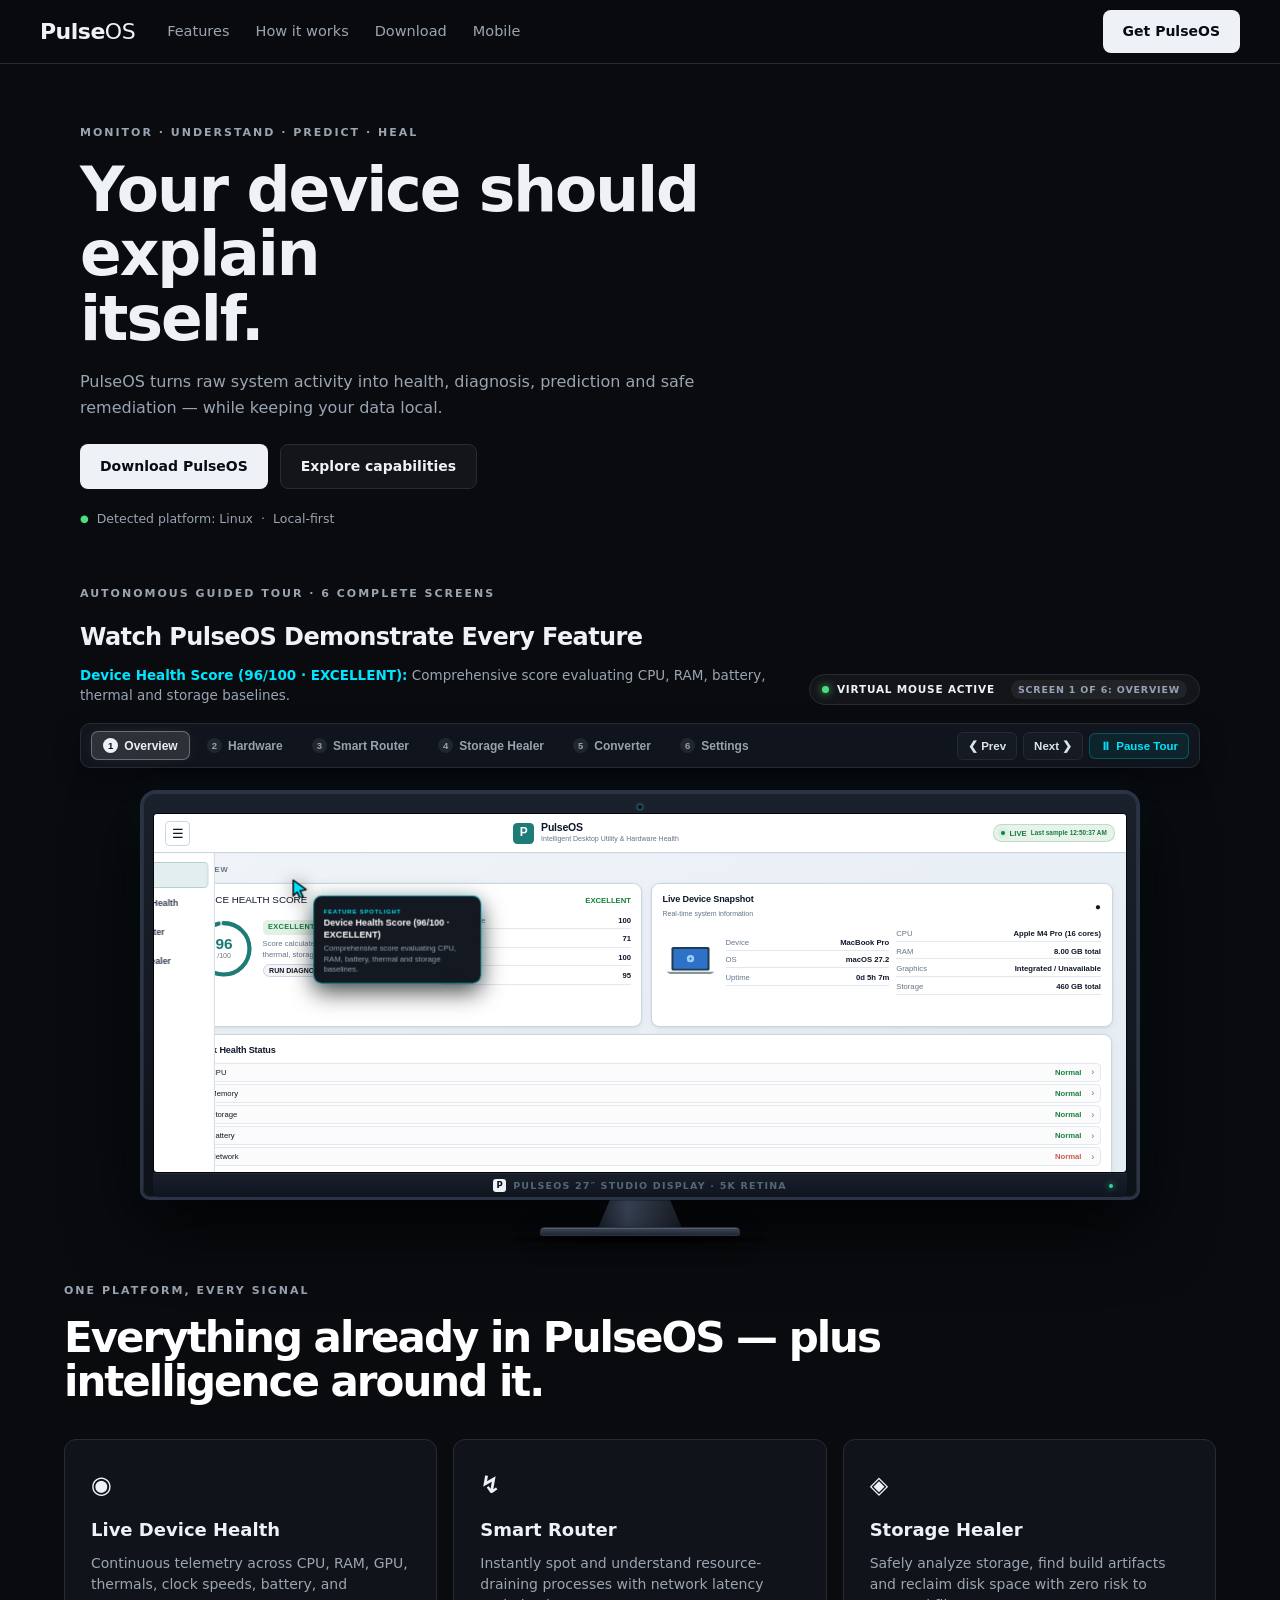
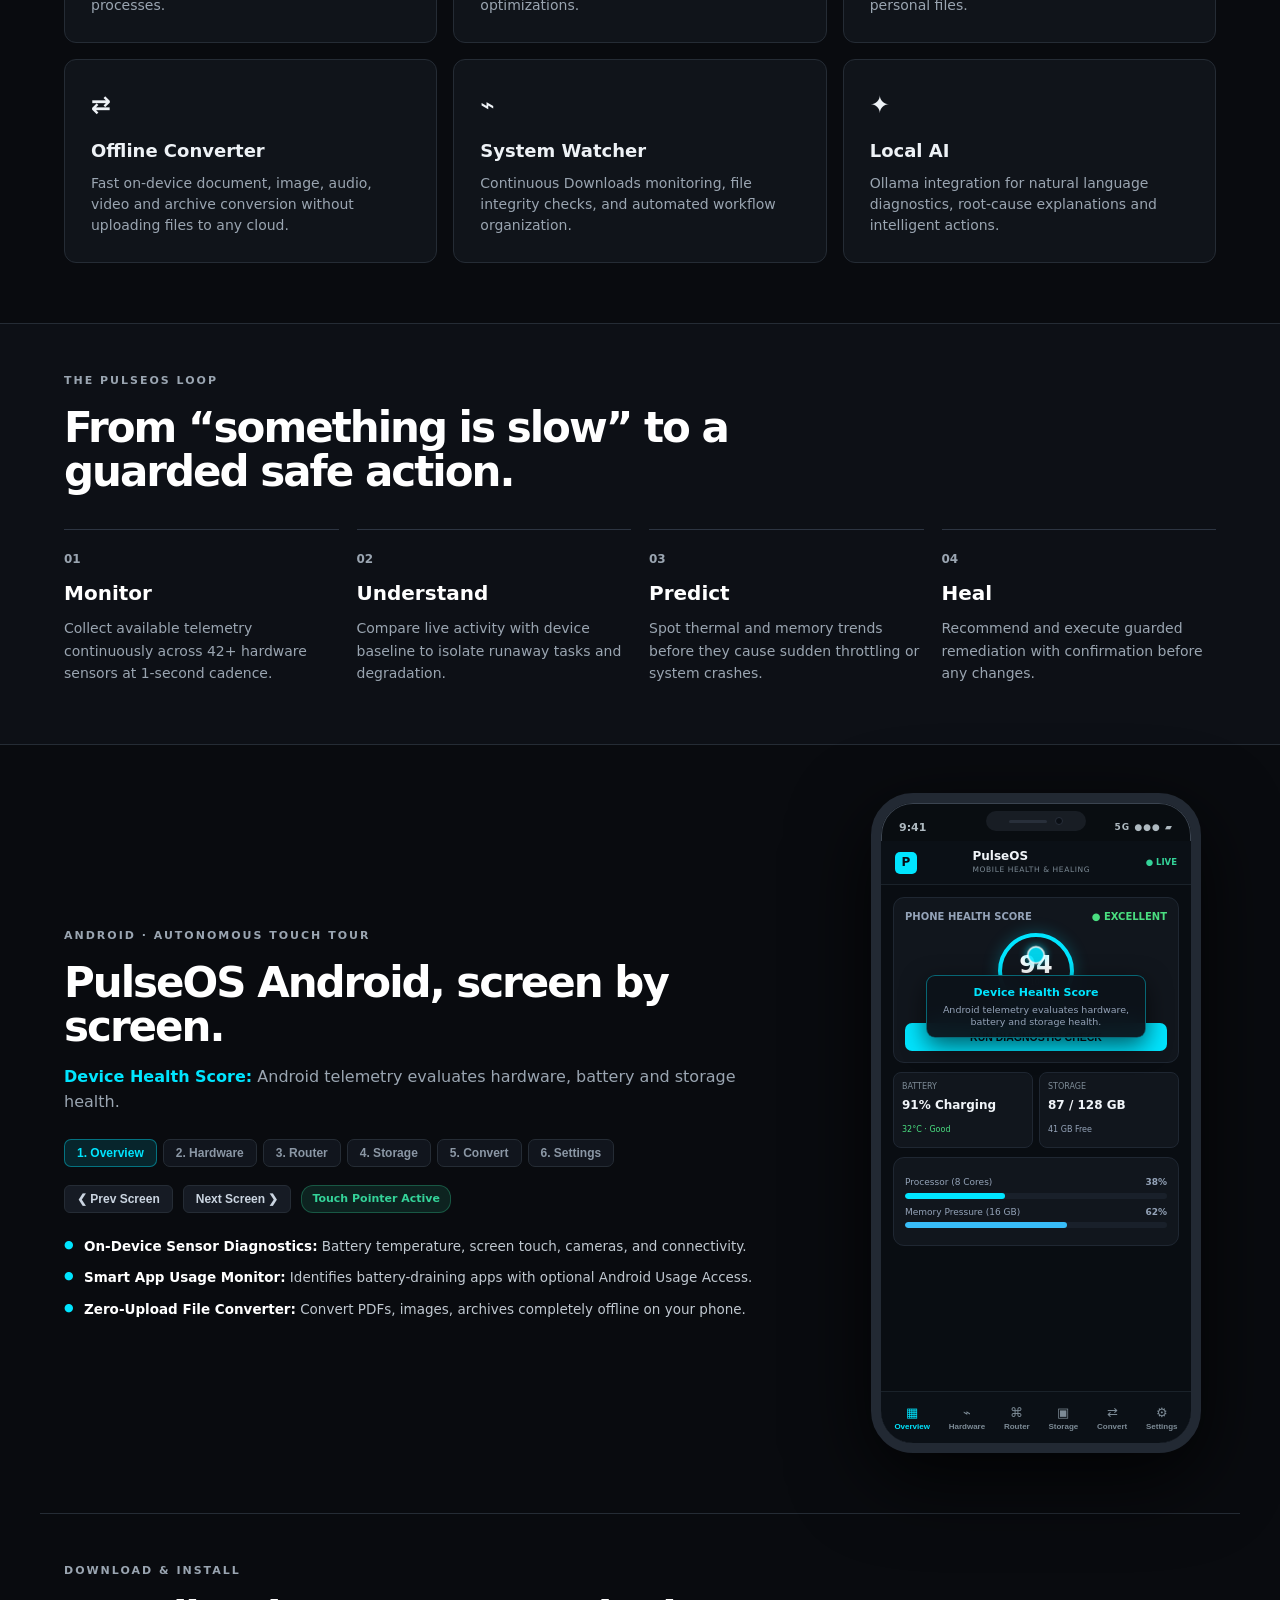
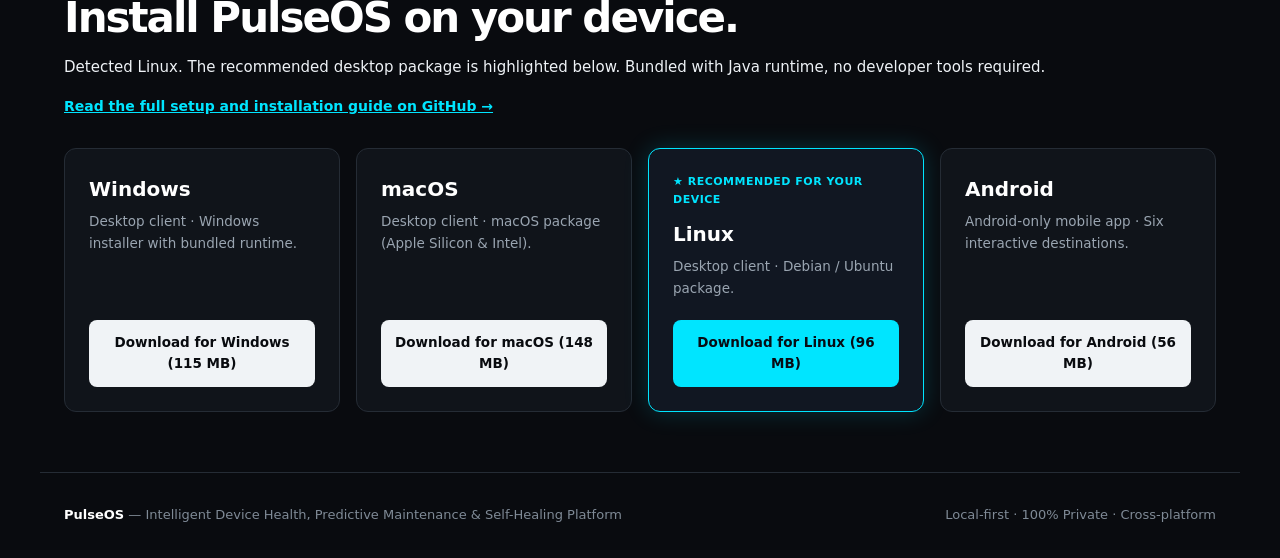
<file: website/index.html>
<!doctype html>
<html lang="en">
<head>
  <meta charset="utf-8">
  <meta name="viewport" content="width=device-width, initial-scale=1">
  <meta name="description" content="PulseOS — Intelligent Device Health, Predictive Maintenance & Self-Healing Platform">
  <title>PulseOS — Device Health &amp; Healing</title>
  <link rel="stylesheet" href="styles.css?v=demo-4">
</head>
<body>
  <header class="nav">
    <a class="brand" href="#top">
      <strong>Pulse</strong><span>OS</span>
    </a>
    <nav>
      <a href="#features">Features</a>
      <a href="#how">How it works</a>
      <a href="#download">Download</a>
      <a href="#mobile">Mobile</a>
    </nav>
    <a class="nav-btn" href="#download">Get PulseOS</a>
  </header>

  <main id="top">
    <!-- Hero Section -->
    <section class="hero">
      <div class="eyebrow">MONITOR · UNDERSTAND · PREDICT · HEAL</div>
      <h1>Your device should explain<br>itself.</h1>
      <p>PulseOS turns raw system activity into health, diagnosis, prediction and safe<br class="hero-br">remediation — while keeping your data local.</p>
      <div class="hero-actions">
        <a class="primary" href="#download">Download PulseOS</a>
        <a class="secondary" href="#desktop-demo">Explore capabilities</a>
      </div>
      <div class="hero-status">
        <span class="status-dot-green">●</span>
        <span id="platformText">Detected platform: macOS</span>
        <span>·</span>
        <span>Local-first</span>
      </div>
    </section>

    <!-- Desktop Interactive Showcase Section -->
    <section class="dashboard-preview" id="desktop-demo">
      <div class="preview-heading">
        <div>
          <div class="eyebrow">AUTONOMOUS GUIDED TOUR · 6 COMPLETE SCREENS</div>
          <h2 class="showcase-title">Watch PulseOS Demonstrate Every Feature</h2>
          <p id="desktopTourCaption" aria-live="polite">Overview · Continuous telemetry evaluates CPU, RAM, storage and thermals in real time.</p>
        </div>
        <div class="showcase-status-badge">
          <span class="pulse-dot"></span>
          <span id="tourModeIndicator">VIRTUAL MOUSE ACTIVE</span>
          <span class="badge-tag" id="desktopPageIndicator" style="margin-left:8px;font-size:9.5px;color:#94a3b8;background:rgba(255,255,255,0.06);padding:2px 7px;border-radius:10px;">SCREEN 1 OF 6: OVERVIEW</span>
        </div>
      </div>

      <!-- Showcase Control Bar -->
      <div class="showcase-control-bar">
        <div class="showcase-page-pills" id="desktopPageTabs" role="tablist">
          <button class="page-pill active" data-page="overview" type="button" role="tab">
            <span class="pill-num">1</span>
            <span>Overview</span>
          </button>
          <button class="page-pill" data-page="hardware" type="button" role="tab">
            <span class="pill-num">2</span>
            <span>Hardware</span>
          </button>
          <button class="page-pill" data-page="router" type="button" role="tab">
            <span class="pill-num">3</span>
            <span>Smart Router</span>
          </button>
          <button class="page-pill" data-page="storage" type="button" role="tab">
            <span class="pill-num">4</span>
            <span>Storage Healer</span>
          </button>
          <button class="page-pill" data-page="converter" type="button" role="tab">
            <span class="pill-num">5</span>
            <span>Converter</span>
          </button>
          <button class="page-pill" data-page="settings" type="button" role="tab">
            <span class="pill-num">6</span>
            <span>Settings</span>
          </button>
        </div>

        <div class="showcase-actions">
          <button class="btn-prev-page" id="btnPrevPage" type="button" title="Previous Page">❮ Prev</button>
          <button class="btn-next-page" id="btnNextPage" type="button" title="Next Page">Next ❯</button>
          <button class="btn-toggle-tour" id="btnToggleTour" type="button" title="Pause / Play Tour">
            <span id="tourToggleIcon">⏸</span>
            <span id="tourToggleText">Pause Tour</span>
          </button>
        </div>
      </div>

      <!-- Studio Desktop Monitor Hardware Mockup -->
      <div class="desktop-monitor-wrap">
        <div class="monitor-hardware-frame">
          <div class="monitor-top-bezel">
            <div class="monitor-webcam" title="FaceTime HD Camera"></div>
          </div>
          <div class="monitor-screen-viewport">
            <iframe id="desktopIframe" src="demo/desktop/index.html#overview" title="PulseOS Desktop Guided Interactive Tour" loading="eager"></iframe>
            <div class="monitor-glass-shield"></div>
          </div>
          <div class="monitor-chin">
            <div class="monitor-chin-content">
              <span class="chin-brand-mark">P</span>
              <span class="chin-brand-text">PulseOS 27″ Studio Display · 5K Retina</span>
            </div>
            <div class="monitor-power-led" title="Power: Active"></div>
          </div>
        </div>
        <div class="monitor-stand-neck"></div>
        <div class="monitor-stand-base"></div>
        <div class="monitor-desk-shadow"></div>
      </div>
    </section>

    <!-- Features Section -->
    <section id="features" class="section">
      <div class="eyebrow">ONE PLATFORM, EVERY SIGNAL</div>
      <h2>Everything already in PulseOS — plus intelligence around it.</h2>
      <div class="cards">
        <article>
          <b>◉</b>
          <h3>Live Device Health</h3>
          <p>Continuous telemetry across CPU, RAM, GPU, thermals, clock speeds, battery, and processes.</p>
        </article>
        <article>
          <b>↯</b>
          <h3>Smart Router</h3>
          <p>Instantly spot and understand resource-draining processes with network latency optimizations.</p>
        </article>
        <article>
          <b>◈</b>
          <h3>Storage Healer</h3>
          <p>Safely analyze storage, find build artifacts and reclaim disk space with zero risk to personal files.</p>
        </article>
        <article>
          <b>⇄</b>
          <h3>Offline Converter</h3>
          <p>Fast on-device document, image, audio, video and archive conversion without uploading files to any cloud.</p>
        </article>
        <article>
          <b>⌁</b>
          <h3>System Watcher</h3>
          <p>Continuous Downloads monitoring, file integrity checks, and automated workflow organization.</p>
        </article>
        <article>
          <b>✦</b>
          <h3>Local AI</h3>
          <p>Ollama integration for natural language diagnostics, root-cause explanations and intelligent actions.</p>
        </article>
      </div>
    </section>

    <!-- The PulseOS Loop -->
    <section id="how" class="section dark">
      <div class="eyebrow">THE PULSEOS LOOP</div>
      <h2>From “something is slow” to a guarded safe action.</h2>
      <div class="steps">
        <div>
          <span>01</span>
          <h3>Monitor</h3>
          <p>Collect available telemetry continuously across 42+ hardware sensors at 1-second cadence.</p>
        </div>
        <div>
          <span>02</span>
          <h3>Understand</h3>
          <p>Compare live activity with device baseline to isolate runaway tasks and degradation.</p>
        </div>
        <div>
          <span>03</span>
          <h3>Predict</h3>
          <p>Spot thermal and memory trends before they cause sudden throttling or system crashes.</p>
        </div>
        <div>
          <span>04</span>
          <h3>Heal</h3>
          <p>Recommend and execute guarded remediation with confirmation before any changes.</p>
        </div>
      </div>
    </section>

    <!-- Mobile Autonomous Touch Tour Section -->
    <section id="mobile" class="section mobile-section">
      <div class="mobile-copy">
        <div class="eyebrow">ANDROID · AUTONOMOUS TOUCH TOUR</div>
        <h2>PulseOS Android, screen by screen.</h2>
        <p id="phoneTourCaption" aria-live="polite">Overview · Tap demonstration shows phone health score, battery, processor, and memory.</p>

        <div class="mobile-page-pills" id="mobilePageTabs">
          <button class="m-pill active" data-phone-page="overview" type="button">1. Overview</button>
          <button class="m-pill" data-phone-page="hardware" type="button">2. Hardware</button>
          <button class="m-pill" data-phone-page="router" type="button">3. Router</button>
          <button class="m-pill" data-phone-page="storage" type="button">4. Storage</button>
          <button class="m-pill" data-phone-page="converter" type="button">5. Convert</button>
          <button class="m-pill" data-phone-page="settings" type="button">6. Settings</button>
        </div>

        <div class="mobile-tour-controls">
          <button class="btn-m-prev" id="btnMobilePrev" type="button">❮ Prev Screen</button>
          <button class="btn-m-next" id="btnMobileNext" type="button">Next Screen ❯</button>
          <span class="mobile-tour-badge">Touch Pointer Active</span>
        </div>

        <ul class="mobile-feature-bullets">
          <li><strong>On-Device Sensor Diagnostics:</strong> Battery temperature, screen touch, cameras, and connectivity.</li>
          <li><strong>Smart App Usage Monitor:</strong> Identifies battery-draining apps with optional Android Usage Access.</li>
          <li><strong>Zero-Upload File Converter:</strong> Convert PDFs, images, archives completely offline on your phone.</li>
        </ul>
      </div>

      <!-- Smartphone Device Mockup -->
      <div class="phone-device-wrap">
        <div class="phone" id="phoneDemo">
          <div class="phone-notch">
            <div class="speaker-slit"></div>
            <div class="camera-lens"></div>
          </div>
          <div class="phone-status">
            <span>9:41</span>
            <span class="status-icons">5G  ●●●  ▰</span>
          </div>
          <div class="phone-appbar">
            <span class="phone-logo">P</span>
            <div>
              <b>PulseOS</b>
              <small>MOBILE HEALTH &amp; HEALING</small>
            </div>
            <span class="phone-live">● LIVE</span>
          </div>

          <div class="phone-screen" id="phoneScreen">
            <!-- Dynamically populated phone screen views -->
          </div>

          <nav class="phone-nav" id="phoneBottomNav">
            <button class="active" data-phone-page="overview" type="button">
              <span>▦</span>
              <small>Overview</small>
            </button>
            <button data-phone-page="hardware" type="button">
              <span>⌁</span>
              <small>Hardware</small>
            </button>
            <button data-phone-page="router" type="button">
              <span>⌘</span>
              <small>Router</small>
            </button>
            <button data-phone-page="storage" type="button">
              <span>▣</span>
              <small>Storage</small>
            </button>
            <button data-phone-page="converter" type="button">
              <span>⇄</span>
              <small>Convert</small>
            </button>
            <button data-phone-page="settings" type="button">
              <span>⚙</span>
              <small>Settings</small>
            </button>
          </nav>

          <!-- Animated Virtual Touch Pointer -->
          <div class="virtual-touch-pointer" id="phoneTouchPointer">
            <div class="touch-ring"></div>
            <div class="touch-dot"></div>
            <div class="phone-spotlight-pill" id="phoneSpotlight">
              <strong class="phone-spotlight-title" id="mSpotlightTitle">Device Health Score</strong>
              <p class="phone-spotlight-desc" id="mSpotlightDesc">Evaluates battery, RAM and storage in real time.</p>
            </div>
          </div>
        </div>
      </div>
    </section>

    <!-- Download Section -->
    <section id="download" class="section download">
      <div class="eyebrow">DOWNLOAD &amp; INSTALL</div>
      <h2>Install PulseOS on your device.</h2>
      <p id="downloadIntro">Choose the desktop client for Windows, macOS, or Linux, or download the Android APK directly.</p>
      <p class="setup-guide">
        <a href="https://github.com/coder-nikhil011/PulseOS/blob/main/README.md#%EF%B8%8F-installation--setup" target="_blank" rel="noopener">Read the full setup and installation guide on GitHub →</a>
      </p>

      <div class="download-grid">
        <article id="windows">
          <h3>Windows</h3>
          <p>Desktop client · Windows installer with bundled runtime.</p>
          <a class="download-button" href="https://github.com/coder-nikhil011/PulseOS/releases/latest/download/PulseOS-1.0.9.exe">Download for Windows (115 MB)</a>
        </article>

        <article id="macos">
          <h3>macOS</h3>
          <p>Desktop client · macOS package (Apple Silicon &amp; Intel).</p>
          <a class="download-button" href="https://github.com/coder-nikhil011/PulseOS/releases/latest/download/PulseOS-1.0.9.dmg">Download for macOS (148 MB)</a>
        </article>

        <article id="linux">
          <h3>Linux</h3>
          <p>Desktop client · Debian / Ubuntu package.</p>
          <a class="download-button" href="https://github.com/coder-nikhil011/PulseOS/releases/latest/download/PulseOS-1.0.9.deb">Download for Linux (96 MB)</a>
        </article>

        <article id="mobile-client">
          <h3>Android</h3>
          <p>Android-only mobile app · Six interactive destinations.</p>
          <a class="download-button" href="https://github.com/coder-nikhil011/PulseOS/releases/latest/download/PulseOS-2.0.5.apk">Download for Android (56 MB)</a>
      </div>
    </section>
  </main>

  <footer>
    <div>
      <b>PulseOS</b> — Intelligent Device Health, Predictive Maintenance &amp; Self-Healing Platform
    </div>
    <div>Local-first · 100% Private · Cross-platform</div>
  </footer>

  <script src="app.js?v=demo-4"></script>
</body>
</html>
</file>
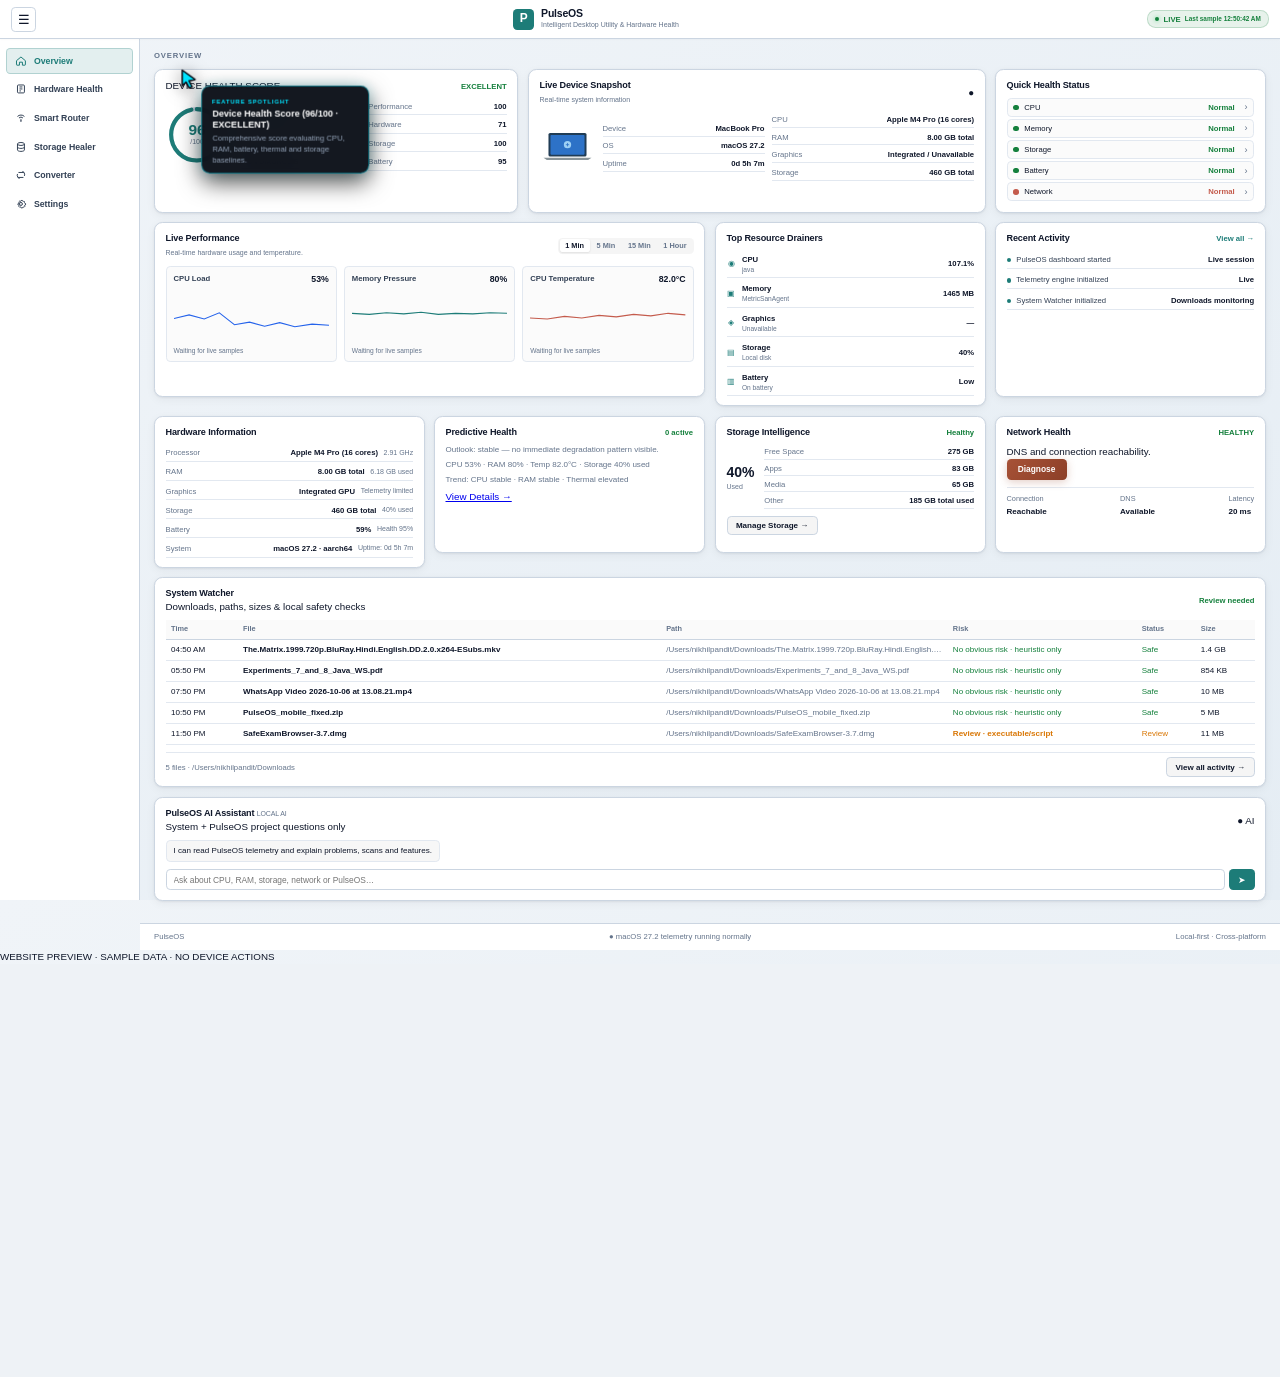
<file: website/demo/desktop/index.html>
<!doctype html>
<html lang="en">
<head>
<meta charset="utf-8"><meta name="viewport" content="width=device-width,initial-scale=1"><meta name="description" content="PulseOS intelligent device health and healing dashboard"><title>PulseOS | Device Health &amp; Healing Center</title><link rel="stylesheet" href="styles.css">
</head>
<body>
<div class="app-shell">
<header class="app-header"><button class="sidebar-toggle" id="sidebarToggle" aria-label="Toggle navigation" aria-expanded="true">☰</button><a class="brand" href="#overview"><span class="brand-mark">P</span><span><strong>PulseOS</strong><small>Intelligent Desktop Utility &amp; Hardware Health</small></span></a><div class="header-tools"><span class="live-pill"><i></i> LIVE <small id="sampleTime">Last sample —</small></span></div></header>
<aside class="side-nav" id="sideNav" aria-label="Primary navigation"><nav class="side-nav-links">
<button class="nav-item active" data-view="overview"><svg class="ui-icon" viewBox="0 0 24 24" aria-hidden="true"><path d="M3 11.5 12 4l9 7.5v8a1 1 0 0 1-1 1h-5v-6H9v6H4a1 1 0 0 1-1-1z"/></svg><span>Overview</span></button>
<button class="nav-item" data-view="hardware"><svg class="ui-icon" viewBox="0 0 24 24" aria-hidden="true"><rect x="5" y="4" width="14" height="16" rx="2"/><path d="M9 8h6M9 12h6M9 16h3"/></svg><span>Hardware Health</span></button>
<button class="nav-item" data-view="router"><svg class="ui-icon" viewBox="0 0 24 24" aria-hidden="true"><path d="M5 9a10 10 0 0 1 14 0M8 12a6 6 0 0 1 8 0M11 15a2 2 0 0 1 2 0"/><circle cx="12" cy="18" r="1"/></svg><span>Smart Router</span></button>
<button class="nav-item" data-view="storage"><svg class="ui-icon" viewBox="0 0 24 24" aria-hidden="true"><ellipse cx="12" cy="6" rx="7" ry="3"/><path d="M5 6v6c0 1.7 3.1 3 7 3s7-1.3 7-3V6M5 12v6c0 1.7 3.1 3 7 3s7-1.3 7-3v-6"/></svg><span>Storage Healer</span></button>
<button class="nav-item" data-view="converter"><svg class="ui-icon" viewBox="0 0 24 24" aria-hidden="true"><path d="M7 7h11l-3-3M17 17H6l3 3M18 7a7 7 0 0 1 1 7M6 17a7 7 0 0 1-1-7"/></svg><span>Converter</span></button>
<button class="nav-item" data-view="settings"><svg class="ui-icon" viewBox="0 0 24 24" aria-hidden="true"><circle cx="12" cy="12" r="3"/><path d="M19.4 15a1.7 1.7 0 0 0 .3 1.9l.1.1-1.8 1.8-.1-.1a1.7 1.7 0 0 0-1.9-.3 1.7 1.7 0 0 0-1 1.6V20h-2.5v-.1a1.7 1.7 0 0 0-1-1.6 1.7 1.7 0 0 0-1.9.3l-.1.1-1.8-1.8.1-.1A1.7 1.7 0 0 0 8 15a1.7 1.7 0 0 0-1.6-1H6v-2.5h.4A1.7 1.7 0 0 0 8 10a1.7 1.7 0 0 0-.3-1.9l-.1-.1 1.8-1.8.1.1a1.7 1.7 0 0 0 1.9.3 1.7 1.7 0 0 0 1-1.6V5h2.5v.1a1.7 1.7 0 0 0 1 1.6 1.7 1.7 0 0 0 1.9-.3l.1-.1 1.8 1.8-.1.1a1.7 1.7 0 0 0-.3 1.9 1.7 1.7 0 0 0 1.6 1h.4V14h-.4a1.7 1.7 0 0 0-1.6 1z"/></svg><span>Settings</span></button>
</nav></aside>
<main class="app-main">
<section class="view active-view" id="view-overview" data-page="overview">
<div class="page-title page-title-minimal"><span class="kicker">OVERVIEW</span></div>
<div class="overview-grid">
<!-- Row 1: Health Score (4), Snapshot (5), Quick Status (3) -->
<article class="panel health-score-panel overview-health-card">
  <div class="panel-heading"><span class="heading-with-icon"><svg class="panel-icon" viewBox="0 0 24 24"><circle cx="12" cy="12" r="8"/><path d="M12 7v5l3 2"/></svg>DEVICE HEALTH SCORE</span><b id="healthGrade" class="status-good">—</b></div>
  <div class="health-score-layout">
    <div class="score-visual"><div class="score-ring-animated"><svg viewBox="0 0 120 120" aria-hidden="true"><circle class="score-track" cx="60" cy="60" r="50"></circle><circle id="healthScoreArc" class="score-arc" cx="60" cy="60" r="50"></circle></svg><div class="score-center"><strong id="healthScore">—</strong><small>/100</small></div></div></div>
    <div class="health-score-summary"><span id="healthGradeLarge" class="health-grade-chip">EXCELLENT</span><p id="healthReason">Score calculated from current CPU, memory, thermal, storage and battery signals.</p><button class="chip-button" data-action="diagnose">RUN DIAGNOSIS</button></div>
    <div class="health-four-rows">
      <div><span>Performance</span><b id="performanceHealth">—</b></div>
      <div><span>Hardware</span><b id="hardwareHealth">—</b></div>
      <div><span>Storage</span><b id="storageHealth">—</b></div>
      <div><span>Battery</span><b id="batteryHealth">—</b></div>
    </div>
  </div>
</article>
<article class="panel snapshot-panel compact-snapshot">
  <div class="panel-heading"><div><h2 class="heading-with-icon"><svg class="panel-icon" viewBox="0 0 24 24"><rect x="3" y="5" width="18" height="13" rx="2"/><path d="M8 21h8M12 18v3"/></svg>Live Device Snapshot</h2><small>Real-time system information</small></div><span class="status-dot">●</span></div>
  <div class="snapshot-content"><div class="device-illustration image-device" id="deviceIllustration"><img src="../devices/macbook-pro.svg" alt="Device" /><a class="device-image-credit" id="deviceImageCredit" hidden target="_blank" rel="noopener noreferrer"></a></div><div class="device-details"><span>Device <b id="deviceName">—</b></span><span>OS <b id="osName">—</b></span><span>Uptime <b id="uptimeValue">—</b></span></div><div class="spec-list"><span>CPU <b id="cpuSpec">—</b></span><span>RAM <b id="ramSpec">—</b></span><span>Graphics <b>Integrated / Unavailable</b></span><span>Storage <b id="storageSpec">—</b></span></div></div>
</article>
<article class="panel quick-status"><div class="panel-heading"><h2 class="heading-with-icon"><svg class="panel-icon" viewBox="0 0 24 24"><path d="M12 3 20 6v5c0 5-3.4 8.2-8 10-4.6-1.8-8-5-8-10V6z"/><path d="m9 12 2 2 4-4"/></svg>Quick Health Status</h2></div><div class="status-list"><button><i id="cpuStatusDot" class="status-good-dot"></i>CPU <b id="cpuStatusValue">—</b><span>›</span></button><button><i id="ramStatusDot" class="status-good-dot"></i>Memory <b id="ramStatusValue">—</b><span>›</span></button><button><i id="storageStatusDot" class="status-good-dot"></i>Storage <b id="storageStatusValue">—</b><span>›</span></button><button><i id="batteryStatusDot" class="status-good-dot"></i>Battery <b id="batteryStatusValue">—</b><span>›</span></button><button id="networkStatusRow" class="problem-row"><i id="networkStatusDot"></i>Network <b id="networkStatusValue">—</b><span>›</span></button></div></article>

<!-- Row 2: Performance (6), Drainers (3), Activity (3) -->
<article class="panel live-performance"><div class="panel-heading"><div><h2 class="heading-with-icon"><svg class="panel-icon" viewBox="0 0 24 24"><path d="M4 16l4-5 4 3 5-7 3 3"/></svg>Live Performance</h2><small>Real-time hardware usage and temperature.</small></div><div class="range-buttons"><button class="selected">1 Min</button><button>5 Min</button><button>15 Min</button><button>1 Hour</button></div></div><div class="chart-grid"><div class="chart-card"><span>CPU Load <b id="cpuChartValue">—</b></span><div class="chart blue"><svg viewBox="0 0 360 100" preserveAspectRatio="none"><path id="cpuChartPath" d="M0 55 L35 48 L70 56 L105 44 L140 67 L175 62 L210 70 L245 63 L280 71 L320 66 L360 68"/></svg></div><small id="cpuChartTime">Waiting for live samples</small></div><div class="chart-card"><span>Memory Pressure <b id="ramChartValue">—</b></span><div class="chart teal"><svg viewBox="0 0 360 100" preserveAspectRatio="none"><path id="ramChartPath" d="M0 45 L40 47 L80 44 L120 46 L160 43 L200 47 L240 45 L280 46 L320 44 L360 45"/></svg></div><small id="ramChartTime">Waiting for live samples</small></div><div class="chart-card"><span>CPU Temperature <b id="tempChartValue">—</b></span><div class="chart coral"><svg viewBox="0 0 360 100" preserveAspectRatio="none"><path id="tempChartPath" d="M0 54 L40 56 L80 51 L120 54 L160 49 L200 52 L240 47 L280 50 L320 45 L360 48"/></svg></div><small id="tempChartTime">Waiting for live samples</small></div></div></article>
<article class="panel drainers"><div class="panel-heading"><h2 class="heading-with-icon"><svg class="panel-icon" viewBox="0 0 24 24"><rect x="4" y="4" width="16" height="16" rx="2"/><path d="M8 9h8M8 13h5M8 17h3"/></svg>Top Resource Drainers</h2></div><div class="drainer-list"><div><i>◉</i><span>CPU<small id="topCpuName">—</small></span><b id="topCpuValue">—</b></div><div><i>▣</i><span>Memory<small id="topRamName">—</small></span><b id="topRamValue">—</b></div><div><i>◈</i><span>Graphics<small>Unavailable</small></span><b>—</b></div><div><i>▤</i><span>Storage<small>Local disk</small></span><b id="storagePressureValue">—</b></div><div><i>▥</i><span>Battery<small id="batteryModeValue">—</small></span><b id="batteryImpactValue">—</b></div></div></article>
<article class="panel activity"><div class="panel-heading"><h2 class="heading-with-icon"><svg class="panel-icon" viewBox="0 0 24 24"><circle cx="12" cy="12" r="8"/><path d="M12 7v5l3 2"/></svg>Recent Activity</h2><a href="#">View all →</a></div><div class="activity-list"><span><i></i>PulseOS dashboard started <b>Live session</b></span><span><i></i>Telemetry engine initialized <b>Live</b></span><span><i></i>Storage analysis <b>Waiting</b></span><span><i></i>System Watcher <b>Monitoring</b></span></div></article>

<!-- Row 3: Hardware (3), Predictive (3), Storage Intel (3), Network (3) -->
<article class="panel hardware-info"><div class="panel-heading"><h2 class="heading-with-icon"><svg class="panel-icon" viewBox="0 0 24 24"><rect x="5" y="5" width="14" height="14" rx="2"/><path d="M9 9h6v6H9zM9 2v3M15 2v3M9 19v3M15 19v3M2 9h3M2 15h3M19 9h3M19 15h3"/></svg>Hardware Information</h2></div><div class="info-rows"><span>Processor <b id="hardwareProcessor">—</b><em id="hardwareClock">—</em></span><span>RAM <b id="hardwareRam">—</b><em id="hardwareRamUsed">—</em></span><span>Graphics <b>Integrated GPU</b><em>Telemetry limited</em></span><span>Storage <b id="hardwareStorage">—</b><em id="hardwareStorageUsed">—</em></span><span>Battery <b id="hardwareBattery">—</b><em id="hardwareBatteryHealth">—</em></span><span>System <b id="systemInfo">—</b><em id="hardwareUptime">—</em></span></div></article>
<article class="panel predictive"><div class="panel-heading"><h2 class="heading-with-icon"><svg class="panel-icon" viewBox="0 0 24 24"><path d="M4 17l5-6 4 3 7-8"/><path d="M17 6h3v3"/></svg>Predictive Health</h2><b id="predictionStatus" class="status-good">—</b></div><p id="predictionOutlook"><strong>Outlook: waiting</strong></p><p id="predictionInputs">CPU — · RAM — · Temp — · Storage —</p><p id="predictionTrend">Trend: waiting for live samples.</p><a href="#hardware" data-view="hardware">View Details →</a></article>
<article class="panel storage-intelligence"><div class="panel-heading"><h2 class="heading-with-icon"><svg class="panel-icon" viewBox="0 0 24 24"><ellipse cx="12" cy="6" rx="7" ry="3"/><path d="M5 6v6c0 1.7 3.1 3 7 3s7-1.3 7-3V6M5 12v6c0 1.7 3.1 3 7 3s7-1.3 7-3v-6"/></svg>Storage Intelligence</h2><span id="overviewStorageHealth" class="status-good">—</span></div><div class="storage-mini"><strong>— <small>Used</small></strong><div><span>Free Space <b>—</b></span><span>Apps <b>—</b></span><span>Media <b>—</b></span><span>Other <b>—</b></span></div></div><button class="soft-button">Manage Storage →</button></article>
<article class="panel network-health"><div class="panel-heading"><h2 class="heading-with-icon"><svg class="panel-icon" viewBox="0 0 24 24"><path d="M5 9a10 10 0 0 1 14 0M8 12a6 6 0 0 1 8 0M11 15a2 2 0 0 1 2 0"/><circle cx="12" cy="18" r="1"/></svg>Network Health</h2><span id="overviewNetworkHealth" class="status-good">—</span></div><div class="network-health-content"><p>DNS and connection reachability.</p><button class="primary-button" data-action="diagnose">Diagnose</button><div class="network-mini"><span>Connection<b id="ovNetConn">—</b></span><span>DNS<b id="ovNetDns">—</b></span><span>Latency<b id="ovNetLatency">—</b></span></div></div></article>

<!-- Row 4: System Watcher Table (12) -->
<article class="panel system-watcher"><div class="panel-heading"><div><h2 class="heading-with-icon"><svg class="panel-icon" viewBox="0 0 24 24"><path d="M4 7h16v13H4z"/><path d="M8 7V4h8v3M8 11h8M8 15h5"/></svg>System Watcher</h2><p class="panel-note">Downloads, paths, sizes &amp; local safety checks</p></div><span class="status-good" id="watcherStatus">Monitoring</span></div><div class="watcher-table-wrap"><table class="watcher-table"><thead><tr><th>Time</th><th>File</th><th>Path</th><th>Risk</th><th>Status</th><th>Size</th></tr></thead><tbody id="watcherList"><tr><td colspan="6">Loading watcher data…</td></tr></tbody></table></div><div class="watcher-footer"><span id="watcherSummary">Monitoring Downloads</span><button class="soft-button" id="watcherViewAll">View all activity →</button></div></article>

<!-- Row 5: AI Assistant (12) -->
<article class="panel assistant">
<div class="panel-heading"><div><h2 class="heading-with-icon"><svg class="panel-icon" viewBox="0 0 24 24"><rect x="4" y="5" width="16" height="14" rx="3"/><path d="M8 10h8M8 14h5M12 2v3"/></svg>PulseOS AI Assistant <small>LOCAL AI</small></h2><p class="assistant-scope">System + PulseOS project questions only</p></div><span class="ai-live">● AI</span></div>
<div class="assistant-messages" id="assistantMessages"><div class="assistant-message ai">I can read PulseOS telemetry and explain problems, scans and features.</div></div>
<div class="ask-box"><input id="assistantInput" placeholder="Ask about CPU, RAM, storage, network or PulseOS…" aria-label="Ask PulseOS"><button id="assistantSend" aria-label="Send question">➤</button></div>
</article>
</div></section>
<section class="view" id="view-hardware" data-page="hardware"><div class="page-title page-title-minimal"><span class="kicker">HARDWARE HEALTH</span></div><div class="hardware-diagnosis-bar"><button class="primary-button" data-action="diagnose">Run Full Diagnosis →</button><span id="hardwareDiagnosisStatus">Waiting for diagnosis.</span></div><div class="health-list" id="healthList"></div></section>
<section class="view" id="view-router" data-page="router"><div class="page-title page-title-minimal"><span class="kicker">SMART ROUTER</span></div>
<div class="router-hero-row"><article class="panel network-health router-network"><div class="panel-heading"><h2>Network Health</h2><span id="routerNetworkStatus" class="status-good">—</span></div><div class="network-metrics"><span>Internet Status<b>—</b></span><span>Download<b>—</b></span><span>Upload<b>—</b></span><span>Latency<b>—</b></span></div></article><article class="panel connection-details"><div class="panel-heading"><h2>Connection Details</h2></div><span>Network<b>—</b></span><span>IP Address<b>—</b></span><span>Gateway<b>—</b></span><span>DNS<b>—</b></span></article></div>
<div class="router-action-row"><article class="panel network-scan"><div class="scan-icon">⚙</div><div><h2>Scan Network &amp; Processes</h2><p>Detect running services, optimize network usage and find excessive background processes.</p><button class="primary-button" data-action="scan">⌕ Scan Now</button></div><div class="scan-meta"><span>Last Scan<b>—</b></span><span>Duration<b>—</b></span></div></article><article class="panel quick-router"><div class="panel-heading"><h2>Quick Actions</h2></div><div><button data-action="optimize">↗ <span>Optimize Network<small>Flush DNS &amp; improve stability</small></span></button><button data-action="kill-unwanted">⊗ <span>Kill Unwanted<small>Terminate heavy processes</small></span></button><button data-action="logs">▤ <span>View Logs<small>Real-time connection log</small></span></button></div></article></div>
<div class="router-main-row"><article class="panel table-panel"><div class="panel-heading"><h2>Running Services &amp; Processes <span class="live-tag">● Live</span></h2><div class="table-tools"><div class="process-filter-tabs" id="processFilterTabs"><button class="selected" data-filter="All">All</button><button data-filter="Apps">Apps</button><button data-filter="Software">Software</button><button data-filter="Services">Services</button><button data-filter="Others">Others</button></div><input id="processSearch" placeholder="⌕ Search process or service..."/><select id="processFilter" style="display:none"><option>All</option><option>Apps</option><option>Software</option><option>Services</option><option>Others</option></select><select id="processSort"><option>Sort by Drain (CPU)</option><option>Sort by RAM</option><option>Sort by Name</option></select></div></div><div class="data-table"><div class="table-head"><span><input type="checkbox" id="selectAllProcesses" title="Select All"></span><span>Service / Process Name</span><span>PID</span><span>CPU %</span><span>RAM %</span><span>Battery Impact</span><span>Status</span><span>Actions</span></div><div class="table-row empty-process-row"><span></span><b>Run Scan Now</b><span>—</span><span>—</span><span>—</span><em class="impact low">Waiting</em><span>—</span><button>Details</button></div></div></article><aside class="router-side"><article class="panel router-performance"><div class="panel-heading"><h2>Router Performance</h2><span class="live-tag">● Live</span></div><div class="meter-row"><div class="circle-meter"><i id="routerCpuMeter"></i><b id="routerCpuValue">—</b></div><span>CPU</span><div class="circle-meter"><i id="routerRamMeter"></i><b id="routerRamValue">—</b></div><span>RAM</span></div><div class="router-io"><span>Network I/O<b id="routerIoValue">—</b></span><span>Uptime<b id="routerUptime">—</b></span></div></article><article class="panel activity router-activity"><div class="panel-heading"><h2>Recent Activity</h2><a href="#">View All</a></div><div class="activity-list"><span><i></i>Network scan completed <b id="routerActivityScan">—</b></span><span><i></i>Optimized services <b>—</b></span><span><i></i>Connection status <b id="routerActivityConn">—</b></span><span><i></i>DNS check <b id="routerActivityDns">—</b></span><span><i></i>Process list <b>Waiting</b></span></div></article><article class="panel guided-actions"><div class="panel-heading"><h2>Guided Actions</h2></div><button data-action="optimize">Speed up your connection <small>Optimize DNS and running rules</small>›</button><button data-action="kill-unwanted">Reduce background usage <small>Stop unnecessary services</small>›</button><button id="btnCheckFirmware">Check for firmware updates <small>Keep network adapter current</small>›</button></article></aside></div></section>

<section class="view" id="view-storage" data-page="storage"><div class="page-title page-title-minimal"><span class="kicker">STORAGE HEALER</span><span class="ai-safe">◉ AI Safety Review <small>Checks files safely, suggests what to keep.</small></span></div><div class="action-row"><button class="primary-button" data-action="scan">⌕ Scan Now</button><button class="secondary-button" data-action="clean">▥ Clean Selected (Safe Only)</button><button class="secondary-button" data-action="cache">◌ Clear Cache</button><button class="secondary-button" id="btnStorageAskAi">✦ Ask AI</button></div><div class="storage-top"><article class="panel storage-usage"><div class="panel-heading"><h2>STORAGE USAGE</h2><b>Waiting for scan</b></div><div class="disk-line"><span>▰ Local Disk</span><b>— Free</b></div><div class="usage-bar"><i></i></div><div class="storage-stats-grid"><div class="storage-stat-pill"><span>Total Disk</span><b id="stUsageTotal">—</b></div><div class="storage-stat-pill"><span>Used Space</span><b id="stUsageUsed">—</b></div><div class="storage-stat-pill"><span>Free Space</span><b id="stUsageFree">—</b></div><div class="storage-stat-pill"><span>File Count</span><b id="stUsageFiles">—</b></div></div></article><article class="panel category-panel"><div class="donut"><strong>—<small>Used</small></strong></div><div class="category-list"><span><i></i>Large Files <b>—</b></span><span><i></i>Log Files <b>—</b></span><span><i></i>Cache Files <b>—</b></span><span><i></i>Other Used <b>—</b></span><span><i></i>Scan Status <b>Not scanned</b></span></div></article><aside class="storage-side"><article class="panel"><div class="panel-heading"><h2>QUICK ACTIONS</h2></div><div class="quick-actions"><button data-action="free-space">✦ <span>Free Space<small>Clean junk &amp; temp files<br><span id="quickFreeEstimate">~ 0 MB</span></small></span></button><button data-action="clear-cache">▣ <span>Clear Cache<small>RAM &amp; app cache<br><span id="quickCacheEstimate">~ 0 MB</span></small></span></button><button data-action="clear-logs">▤ <span>Clear Logs<small>System &amp; app logs<br><span id="quickLogsEstimate">~ 0 MB</span></small></span></button><button data-action="safe-cleanup">◆ <span>Safe Cleanup<small>AI verified safe files</small></span></button></div></article><article class="panel candidate-panel"><div class="panel-heading"><h2>LARGE FILES (TOP 5)</h2><a href="#">View All →</a></div><div class="candidate-list"><span>Run Scan Now to find real large files.</span></div></article></aside></div><article class="panel files-panel"><div class="tabs"><button class="selected" data-cat="all">▤ All</button><button data-cat="large">▤ Large Files</button><button data-cat="logs">▥ Log Files</button><button data-cat="cache">◉ Cache Files</button><button data-cat="others">◌ Others</button><button data-cat="ai">✦ AI Suggestions <b>0</b></button></div><div class="file-table"><div class="file-head"><span></span><span>File Name</span><span>Path</span><span>Size</span><span>Used Before</span><span>Status</span><span>Action</span></div><div class="file-row"><span></span><b>Run Scan Now</b><span>Real files will appear here after scanning.</span><strong>—</strong><span>—</span><em>Waiting for scan</em><button>Review</button></div></div></article></section>
<section class="view" id="view-converter" data-page="converter"><div class="page-title"><div><span class="kicker">CONVERTER</span><h1>File Converter</h1><p>Convert your files quickly and easily. Supports multiple formats and works offline.</p></div><span class="offline-pill">● 100% Local &amp; Offline</span></div><div class="converter-layout"><div><div class="converter-tabs"><button class="selected">▧ Image</button><button>▣ Video</button><button>♬ Audio</button><button>▤ Document</button><button>▥ Ebook</button><button>◈ Archive</button></div><article class="panel drop-zone"><div>＋</div><h2>Drag &amp; Drop Files Here</h2><p>or click to browse from your device</p><small>Supports: JPG, PNG, WEBP, BMP, TIFF, GIF &nbsp; (Multi-select enabled · Multiple Images to 1 PDF supported)</small><div class="file-select-btns" style="display:flex;gap:8px;margin-top:8px"><button class="primary-button" id="btnChooseFiles">▱ Choose File(s)</button></div></article><div class="convert-controls panel"><label>Target Format<select><option>PNG</option><option>JPG</option><option>WEBP</option><option>PDF (Merge Images)</option></select></label><label>Output File Name (Optional)<input id="customOutputName" placeholder="Clean name (leave blank for original)"></label><label>Quality (for JPG/WebP)<input type="range" value="85"><b>85%</b></label><label>Output Folder<input value="~/PulseOS/Converted"><button>Browse</button></label><button class="primary-button" id="btnConvertNow">◌ Convert →</button></div><article class="panel recent-panel"><div class="panel-heading"><h2>◷ Recent Conversions</h2><a href="#">View All →</a></div><div class="conversion-empty">No conversions completed in this session.</div></article></div><aside class="converter-side"><article class="panel progress-panel"><div class="panel-heading"><h2>Conversion Progress</h2></div><div class="conversion-empty">No files are being converted.</div></article><article class="panel supported-panel"><h2>▧ Supported Formats (Image)</h2><div><span>JPG <b>JPEG</b></span><span>PNG <b>PNG</b></span><span>WEBP <b>WEBP</b></span><span>BMP <b>BMP</b></span><span>TIFF <b>TIFF</b></span><span>PDF <b>Multi-page</b></span></div><h2>⚡ Why Use PulseOS Converter?</h2><p>✓ Fast &amp; lightweight<br>✓ 100% offline processing<br>✓ Clean filenames (No .pulseos tags)<br>✓ Multiple images to 1 PDF<br>✓ No data leaves your device</p></article></aside></div></section>
<section class="view" id="view-settings" data-page="settings"><div class="page-title page-title-minimal"><span class="kicker">SETTINGS</span></div><div class="settings-layout"><header class="settings-navbar"><div class="settings-nav-header"><button class="settings-toggle" id="settingsToggle" aria-expanded="true" title="Toggle settings menu">☰</button><span class="settings-navbar-label">Settings Menu</span></div><div class="settings-nav-items"><button class="selected" data-setting-tab="0">⚙ General<small>Basic app settings</small></button><button data-setting-tab="1">▣ System<small>Performance &amp; font</small></button><button data-setting-tab="2">⬟ Privacy &amp; Security<small>Permissions &amp; data</small></button><button data-setting-tab="3">▦ App Management<small>Installed apps</small></button><button data-setting-tab="4">⌁ Network<small>DNS &amp; interface</small></button><button data-setting-tab="5">✹ Appearance<small>Theme &amp; colors</small></button><button data-setting-tab="6">● About<small>Version &amp; device</small></button></div></header><div class="settings-content"><article class="panel settings-card"><h2>⚙ General Settings</h2><label>Launch on startup<small>Open PulseOS when your system starts</small><input type="checkbox" checked></label><label>Show in system tray<small>Keep PulseOS available in the background</small><input type="checkbox" checked></label><label>Automatic updates<small>Check for updates automatically</small><input type="checkbox" checked></label><label>Update channel<small>Choose how you want to receive updates</small><select><option>Stable (Recommended)</option><option>Beta</option></select></label></article><article class="panel settings-card"><h2>▣ System Settings</h2><label>Language<small>Select your preferred language</small><select><option>English (United States)</option></select></label><label>System font size<small>Adjust text size across the application</small><select id="systemFontSizeSelect"><option value="13px">13px</option><option value="14px" selected>14px (Default)</option><option value="15px">15px</option><option value="16px">16px</option></select></label><label>Start minimized<small>Launch PulseOS in the system tray</small><input type="checkbox"></label><label>Notifications<small>Show system notifications</small><input type="checkbox" checked></label></article><article class="panel settings-card"><h2>⬟ Privacy &amp; Security</h2><label>Data collection<small>Help improve PulseOS by sharing anonymous usage data</small><input type="checkbox" checked></label><label>Crash reports<small>Send crash reports to help fix issues</small><input type="checkbox" checked></label><label id="settingsPermissionsRow" style="cursor:pointer">Permissions<small>Manage app permissions and access</small><b>›</b></label><label id="settingsFirewallRow" style="cursor:pointer">Firewall status<small>Check and manage firewall settings</small><em class="enabled">● Enabled</em></label></article><article class="panel settings-card"><h2>▦ App Management</h2><label id="settingsDefaultAppsRow" style="cursor:pointer">Default apps<small>Set default apps for files and links</small><b>›</b></label><label id="settingsInstalledAppsRow" style="cursor:pointer">Installed apps<small>View and manage installed applications</small><b>›</b></label><label id="settingsAppPermsRow" style="cursor:pointer">App permissions<small>Control app access and permissions</small><b>›</b></label><label id="settingsAutoStartRow" style="cursor:pointer">Auto-start apps<small>Manage which apps start automatically</small><b>›</b></label></article><article class="panel settings-card"><h2>⌁ Network Settings</h2><label>Interface prioritization<small>Prioritize Ethernet over Wi-Fi when available</small><input type="checkbox" checked></label><label>DNS resolution mode<small>Choose preferred local DNS resolver</small><select><option>System Default</option><option>Cloudflare (1.1.1.1)</option><option>Google (8.8.8.8)</option></select></label><label>Bandwidth monitoring<small>Sample per-second transmit and receive rates</small><input type="checkbox" checked></label><label>Local subnet scanner<small>Allow local network diagnosis and gateway lookup</small><input type="checkbox" checked></label></article><article class="panel settings-card"><h2>✹ Appearance</h2><label>Theme<small>Choose your preferred theme</small><span class="segmented"><button>Dark</button><button class="selected">Light</button><button>Auto</button></span></label><label>Accent color<small>Highlight color for the interface</small><span class="swatches"><i title="Teal"></i><i title="Purple"></i><i title="Cyan"></i><i title="Orange"></i><i title="Pink"></i><i title="Slate"></i></span></label><label>Font size<small>Adjust the overall font size</small><select id="appearanceFontSizeSelect"><option value="13px">13px</option><option value="14px" selected>14px</option><option value="15px">15px</option><option value="16px">16px</option></select></label><label>Compact mode<small>Use a more compact layout</small><input type="checkbox"></label></article><article class="panel settings-card about-card"><h2>● About PulseOS</h2><div class="about-brand"><span class="brand-mark">P</span><b>PulseOS<small>Intelligent Device Utility &amp; Hardware Health</small></b></div><p>Version <b>v1.0.0</b></p><p>Operating System <b id="aboutOsName">Mac OS X</b></p><p>Hardware Model <b id="aboutDeviceModel">Apple MacBook</b></p><p>Architecture <b id="aboutArch">aarch64</b></p><p>Update status <strong id="aboutUpdateStatus">● Up to date</strong></p><button class="soft-button" id="btnCheckUpdates">↻ Check for Updates</button></article></div></div></section>
</main><footer class="app-footer"><span>PulseOS</span><span id="footerStatus">● All components are running normally</span><span>Local-first · Cross-platform</span></footer></div><div class="toast" id="toast" role="status"></div><div class="detail-overlay" id="detailOverlay" role="dialog" aria-modal="true"><article class="detail-dialog"><div class="detail-dialog-heading"><div><span class="kicker">LIVE DETAIL</span><h2 id="detailTitle">PulseOS Detail</h2></div><button class="detail-close" id="detailClose" aria-label="Close details">×</button></div><p id="detailSubtitle" class="detail-subtitle"></p><div id="detailRows" class="detail-rows"></div><div id="detailActions" class="detail-actions" style="display:none"></div></article></div><script src="demo-bridge.js"></script><script src="app.js"></script><script src="tour.js"></script>
</body></html>
</file>
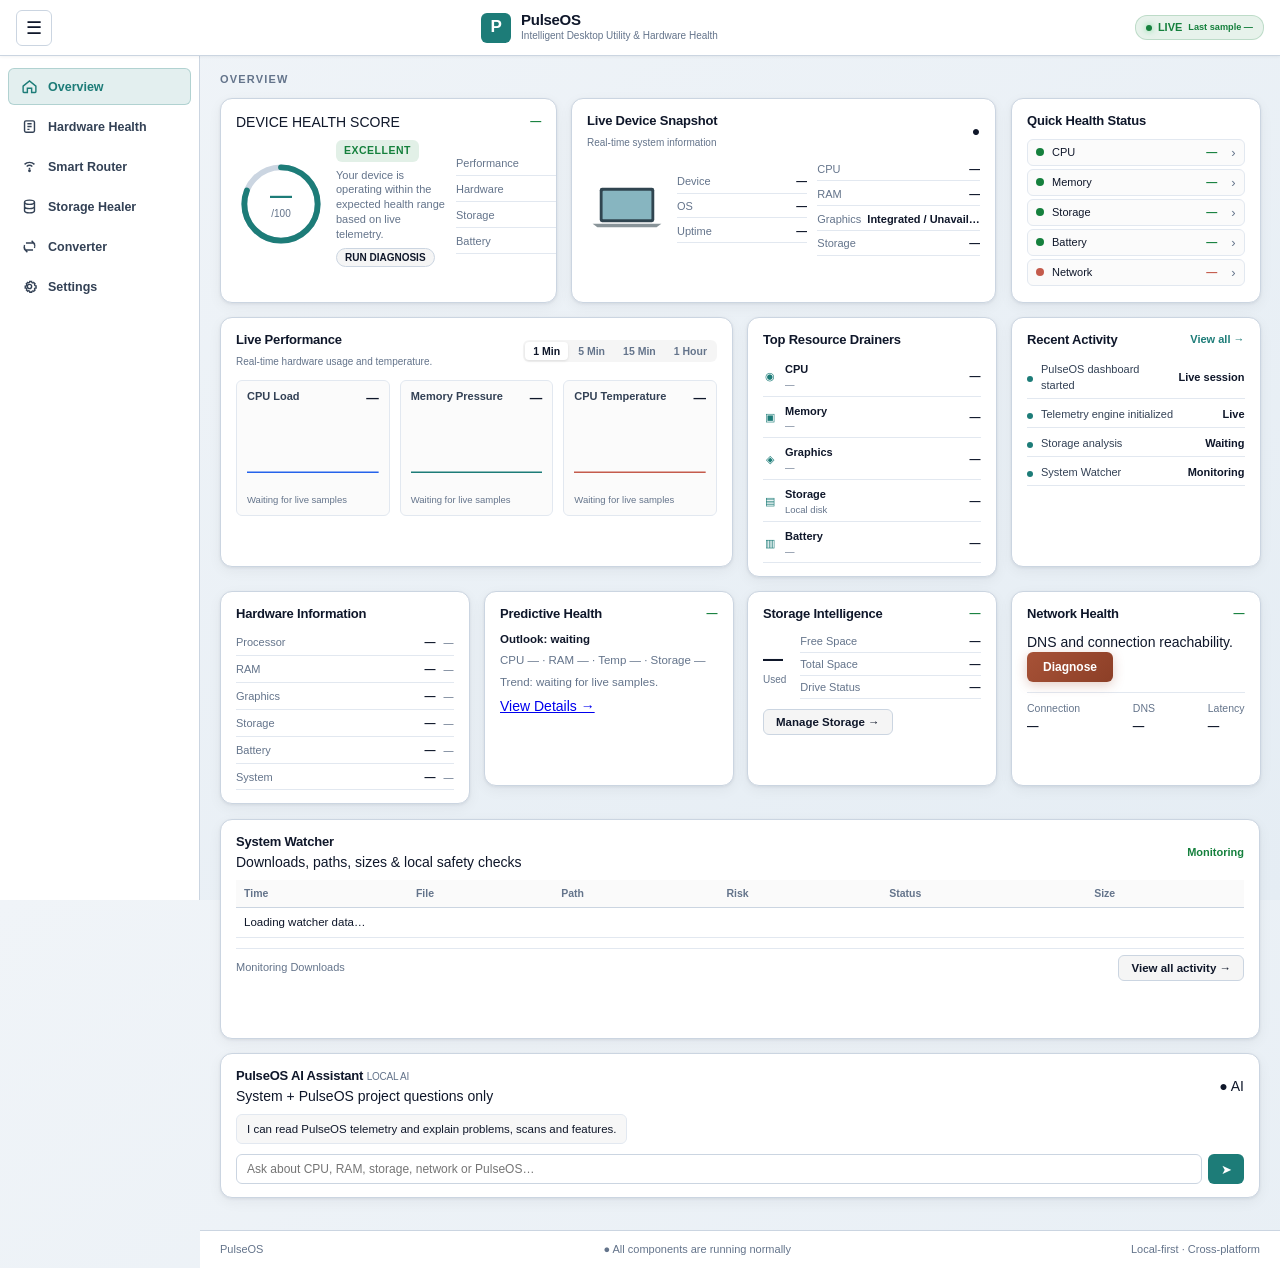
<file: desktop/target/classes/web/index.html>
<!doctype html>
<html lang="en">
<head>
<meta charset="utf-8">
<meta name="viewport" content="width=device-width,initial-scale=1">
<meta name="description" content="PulseOS intelligent device health and healing dashboard">
<title>PulseOS | Device Health &amp; Healing Center</title>
<link rel="stylesheet" href="styles.css">
</head>
<body>
<div class="app-shell">
  <header class="app-header">
    <button class="sidebar-toggle" id="sidebarToggle" aria-label="Toggle navigation" aria-expanded="true">☰</button>
    <a class="brand" href="#overview">
      <span class="brand-mark">P</span>
      <span><strong>PulseOS</strong><small>Intelligent Desktop Utility &amp; Hardware Health</small></span>
    </a>
    <div class="header-tools">
      <span class="live-pill"><i></i> LIVE <small id="sampleTime">Last sample —</small></span>
    </div>
  </header>

  <aside class="side-nav" id="sideNav" aria-label="Primary navigation">
    <nav class="side-nav-links">
      <button class="nav-item active" data-view="overview">
        <svg class="ui-icon" viewBox="0 0 24 24" aria-hidden="true"><path d="M3 11.5 12 4l9 7.5v8a1 1 0 0 1-1 1h-5v-6H9v6H4a1 1 0 0 1-1-1z"/></svg>
        <span>Overview</span>
      </button>
      <button class="nav-item" data-view="hardware">
        <svg class="ui-icon" viewBox="0 0 24 24" aria-hidden="true"><rect x="5" y="4" width="14" height="16" rx="2"/><path d="M9 8h6M9 12h6M9 16h3"/></svg>
        <span>Hardware Health</span>
      </button>
      <button class="nav-item" data-view="router">
        <svg class="ui-icon" viewBox="0 0 24 24" aria-hidden="true"><path d="M5 9a10 10 0 0 1 14 0M8 12a6 6 0 0 1 8 0M11 15a2 2 0 0 1 2 0"/><circle cx="12" cy="18" r="1"/></svg>
        <span>Smart Router</span>
      </button>
      <button class="nav-item" data-view="storage">
        <svg class="ui-icon" viewBox="0 0 24 24" aria-hidden="true"><ellipse cx="12" cy="6" rx="7" ry="3"/><path d="M5 6v6c0 1.7 3.1 3 7 3s7-1.3 7-3V6M5 12v6c0 1.7 3.1 3 7 3s7-1.3 7-3v-6"/></svg>
        <span>Storage Healer</span>
      </button>
      <button class="nav-item" data-view="converter">
        <svg class="ui-icon" viewBox="0 0 24 24" aria-hidden="true"><path d="M7 7h11l-3-3M17 17H6l3 3M18 7a7 7 0 0 1 1 7M6 17a7 7 0 0 1-1-7"/></svg>
        <span>Converter</span>
      </button>
      <button class="nav-item" data-view="settings">
        <svg class="ui-icon" viewBox="0 0 24 24" aria-hidden="true"><circle cx="12" cy="12" r="3"/><path d="M19.4 15a1.7 1.7 0 0 0 .3 1.9l.1.1-1.8 1.8-.1-.1a1.7 1.7 0 0 0-1.9-.3 1.7 1.7 0 0 0-1 1.6V20h-2.5v-.1a1.7 1.7 0 0 0-1-1.6 1.7 1.7 0 0 0-1.9.3l-.1.1-1.8-1.8.1-.1A1.7 1.7 0 0 0 8 15a1.7 1.7 0 0 0-1.6-1H6v-2.5h.4A1.7 1.7 0 0 0 8 10a1.7 1.7 0 0 0-.3-1.9l-.1-.1 1.8-1.8.1.1a1.7 1.7 0 0 0 1.9.3 1.7 1.7 0 0 0 1-1.6V5h2.5v.1a1.7 1.7 0 0 0 1 1.6 1.7 1.7 0 0 0 1.9-.3l.1-.1 1.8 1.8-.1.1a1.7 1.7 0 0 0-.3 1.9 1.7 1.7 0 0 0 1.6 1h.4V14h-.4a1.7 1.7 0 0 0-1.6 1z"/></svg>
        <span>Settings</span>
      </button>
    </nav>
  </aside>

  <main class="app-main">
    <!-- VIEW: OVERVIEW -->
    <section class="view active-view" id="view-overview" data-page="overview">
      <div class="page-title page-title-minimal"><span class="kicker">OVERVIEW</span></div>
      <div class="overview-grid">
        <!-- Row 1: Health Score (5 cols) -->
        <article class="panel health-score-panel overview-health-card">
          <div class="panel-heading">
            <span>DEVICE HEALTH SCORE</span>
            <b id="healthGrade" class="status-good">—</b>
          </div>
          <div class="health-score-layout">
            <div class="score-visual">
              <div class="score-ring-animated">
                <svg viewBox="0 0 120 120" aria-hidden="true">
                  <circle class="score-track" cx="60" cy="60" r="50"></circle>
                  <circle id="healthScoreArc" class="score-arc" cx="60" cy="60" r="50"></circle>
                </svg>
                <div class="score-center"><strong id="healthScore">—</strong><small>/100</small></div>
              </div>
            </div>
            <div class="health-score-summary">
              <span id="healthGradeLarge" class="health-grade-chip">EXCELLENT</span>
              <p id="healthReason">Your device is operating within the expected health range based on live telemetry.</p>
              <button class="chip-button" data-action="diagnose">RUN DIAGNOSIS</button>
            </div>
            <div class="health-four-rows">
              <div><span>Performance</span><b id="performanceHealth">—</b></div>
              <div><span>Hardware</span><b id="hardwareHealth">—</b></div>
              <div><span>Storage</span><b id="storageHealth">—</b></div>
              <div><span>Battery</span><b id="batteryHealth">—</b></div>
            </div>
          </div>
        </article>

        <!-- Row 1: Snapshot (4 cols) -->
        <article class="panel snapshot-panel compact-snapshot">
          <div class="panel-heading">
            <div>
              <h2>Live Device Snapshot</h2>
              <small>Real-time system information</small>
            </div>
            <span class="status-dot">●</span>
          </div>
          <div class="snapshot-content">
            <div class="device-illustration image-device" id="deviceIllustration">
              <img src="../devices/generic-laptop.svg" alt="Device" />
              <a class="device-image-credit" id="deviceImageCredit" hidden target="_blank" rel="noopener noreferrer"></a>
            </div>
            <div class="device-details">
              <span>Device <b id="deviceName">—</b></span>
              <span>OS <b id="osName">—</b></span>
              <span>Uptime <b id="uptimeValue">—</b></span>
            </div>
            <div class="spec-list">
              <span>CPU <b id="cpuSpec">—</b></span>
              <span>RAM <b id="ramSpec">—</b></span>
              <span>Graphics <b>Integrated / Unavailable</b></span>
              <span>Storage <b id="storageSpec">—</b></span>
            </div>
          </div>
        </article>

        <!-- Row 1: Quick Status (3 cols) -->
        <article class="panel quick-status">
          <div class="panel-heading">
            <h2>Quick Health Status</h2>
          </div>
          <div class="status-list">
            <button><i id="cpuStatusDot" class="status-good-dot"></i>CPU <b id="cpuStatusValue">—</b><span>›</span></button>
            <button><i id="ramStatusDot" class="status-good-dot"></i>Memory <b id="ramStatusValue">—</b><span>›</span></button>
            <button><i id="storageStatusDot" class="status-good-dot"></i>Storage <b id="storageStatusValue">—</b><span>›</span></button>
            <button><i id="batteryStatusDot" class="status-good-dot"></i>Battery <b id="batteryStatusValue">—</b><span>›</span></button>
            <button id="networkStatusRow" class="problem-row"><i id="networkStatusDot"></i>Network <b id="networkStatusValue">—</b><span>›</span></button>
          </div>
        </article>

        <!-- Row 2: Live Performance (6 cols) -->
        <article class="panel live-performance">
          <div class="panel-heading">
            <div>
              <h2>Live Performance</h2>
              <small>Real-time hardware usage and temperature.</small>
            </div>
            <div class="range-buttons">
              <button class="selected">1 Min</button>
              <button>5 Min</button>
              <button>15 Min</button>
              <button>1 Hour</button>
            </div>
          </div>
          <div class="chart-grid">
            <div class="chart-card">
              <span>CPU Load <b id="cpuChartValue">—</b></span>
              <div class="chart blue">
                <svg viewBox="0 0 360 100" preserveAspectRatio="none"><path id="cpuChartPath" d="M0 80 L360 80"/></svg>
              </div>
              <small id="cpuChartTime">Waiting for live samples</small>
            </div>
            <div class="chart-card">
              <span>Memory Pressure <b id="ramChartValue">—</b></span>
              <div class="chart teal">
                <svg viewBox="0 0 360 100" preserveAspectRatio="none"><path id="ramChartPath" d="M0 80 L360 80"/></svg>
              </div>
              <small id="ramChartTime">Waiting for live samples</small>
            </div>
            <div class="chart-card">
              <span>CPU Temperature <b id="tempChartValue">—</b></span>
              <div class="chart coral">
                <svg viewBox="0 0 360 100" preserveAspectRatio="none"><path id="tempChartPath" d="M0 80 L360 80"/></svg>
              </div>
              <small id="tempChartTime">Waiting for live samples</small>
            </div>
          </div>
        </article>

        <!-- Row 2: Top Resource Drainers (3 cols) -->
        <article class="panel drainers">
          <div class="panel-heading">
            <h2>Top Resource Drainers</h2>
          </div>
          <div class="drainer-list">
            <div><i>◉</i><span>CPU<small id="topCpuName">—</small></span><b id="topCpuValue">—</b></div>
            <div><i>▣</i><span>Memory<small id="topRamName">—</small></span><b id="topRamValue">—</b></div>
            <div><i>◈</i><span>Graphics<small id="topGpuName">—</small></span><b id="topGpuStatus">—</b></div>
            <div><i>▤</i><span>Storage<small>Local disk</small></span><b id="storagePressureValue">—</b></div>
            <div><i>▥</i><span>Battery<small id="batteryModeValue">—</small></span><b id="batteryImpactValue">—</b></div>
          </div>
        </article>

        <!-- Row 2: Recent Activity (3 cols) -->
        <article class="panel activity">
          <div class="panel-heading">
            <h2>Recent Activity</h2>
            <a href="#">View all →</a>
          </div>
          <div class="activity-list">
            <span><i></i>PulseOS dashboard started <b>Live session</b></span>
            <span><i></i>Telemetry engine initialized <b>Live</b></span>
            <span><i></i>Storage analysis <b>Waiting</b></span>
            <span><i></i>System Watcher <b>Monitoring</b></span>
          </div>
        </article>

        <!-- Row 3: Hardware Info (3 cols) -->
        <article class="panel hardware-info">
          <div class="panel-heading">
            <h2>Hardware Information</h2>
          </div>
          <div class="info-rows">
            <span>Processor <b id="hardwareProcessor">—</b><em id="hardwareClock">—</em></span>
            <span>RAM <b id="hardwareRam">—</b><em id="hardwareRamUsed">—</em></span>
            <span>Graphics <b id="hardwareGpuName">—</b><em id="hardwareGpuDetail">—</em></span>
            <span>Storage <b id="hardwareStorage">—</b><em id="hardwareStorageUsed">—</em></span>
            <span>Battery <b id="hardwareBattery">—</b><em id="hardwareBatteryHealth">—</em></span>
            <span>System <b id="systemInfo">—</b><em id="hardwareUptime">—</em></span>
          </div>
        </article>

        <!-- Row 3: Predictive Health (3 cols) -->
        <article class="panel predictive">
          <div class="panel-heading">
            <h2>Predictive Health</h2>
            <b id="predictionStatus" class="status-good">—</b>
          </div>
          <p id="predictionOutlook"><strong>Outlook: waiting</strong></p>
          <p id="predictionInputs">CPU — · RAM — · Temp — · Storage —</p>
          <p id="predictionTrend">Trend: waiting for live samples.</p>
          <a href="#hardware" data-view="hardware">View Details →</a>
        </article>

        <!-- Row 3: Storage Intelligence (3 cols) -->
        <article class="panel storage-intelligence">
          <div class="panel-heading">
            <h2>Storage Intelligence</h2>
            <span id="overviewStorageHealth" class="status-good">—</span>
          </div>
          <div class="storage-mini">
            <strong>— <small>Used</small></strong>
            <div>
              <span>Free Space <b>—</b></span>
              <span>Total Space <b>—</b></span>
              <span>Drive Status <b>—</b></span>
            </div>
          </div>
          <button class="soft-button">Manage Storage →</button>
        </article>

        <!-- Row 3: Network Health (3 cols) -->
        <article class="panel network-health">
          <div class="panel-heading">
            <h2>Network Health</h2>
            <span id="overviewNetworkHealth" class="status-good">—</span>
          </div>
          <div class="network-health-content">
            <p>DNS and connection reachability.</p>
            <button class="primary-button" data-action="diagnose">Diagnose</button>
            <div class="network-mini">
              <span>Connection<b id="ovNetConn">—</b></span>
              <span>DNS<b id="ovNetDns">—</b></span>
              <span>Latency<b id="ovNetLatency">—</b></span>
            </div>
          </div>
        </article>

        <!-- Row 4: System Watcher (12 cols) -->
        <article class="panel system-watcher">
          <div class="panel-heading">
            <div>
              <h2>System Watcher</h2>
              <p class="panel-note">Downloads, paths, sizes &amp; local safety checks</p>
            </div>
            <span class="status-good" id="watcherStatus">Monitoring</span>
          </div>
          <div class="watcher-table-wrap">
            <table class="watcher-table">
              <thead>
                <tr>
                  <th>Time</th><th>File</th><th>Path</th><th>Risk</th><th>Status</th><th>Size</th>
                </tr>
              </thead>
              <tbody id="watcherList">
                <tr><td colspan="6">Loading watcher data…</td></tr>
              </tbody>
            </table>
          </div>
          <div class="watcher-footer">
            <span id="watcherSummary">Monitoring Downloads</span>
            <button class="soft-button" id="watcherViewAll">View all activity →</button>
          </div>
        </article>

        <!-- Row 5: AI Assistant (12 cols) -->
        <article class="panel assistant">
          <div class="panel-heading">
            <div>
              <h2>PulseOS AI Assistant <small>LOCAL AI</small></h2>
              <p class="assistant-scope">System + PulseOS project questions only</p>
            </div>
            <span class="ai-live">● AI</span>
          </div>
          <div class="assistant-messages" id="assistantMessages">
            <div class="assistant-message ai">I can read PulseOS telemetry and explain problems, scans and features.</div>
          </div>
          <div class="ask-box">
            <input id="assistantInput" placeholder="Ask about CPU, RAM, storage, network or PulseOS…" aria-label="Ask PulseOS">
            <button id="assistantSend" aria-label="Send question">➤</button>
          </div>
        </article>
      </div>
    </section>

    <!-- VIEW: HARDWARE -->
    <section class="view" id="view-hardware" data-page="hardware">
      <div class="page-title page-title-minimal"><span class="kicker">HARDWARE HEALTH</span></div>
      <div class="hardware-diagnosis-bar">
        <button class="primary-button" data-action="diagnose">Run Full Diagnosis →</button>
        <span id="hardwareDiagnosisStatus">Waiting for diagnosis.</span>
      </div>
      <div class="health-list" id="healthList"></div>
    </section>

    <!-- VIEW: ROUTER -->
    <section class="view" id="view-router" data-page="router">
      <div class="page-title page-title-minimal"><span class="kicker">SMART ROUTER</span></div>
      <div class="router-hero-row">
        <article class="panel network-health router-network">
          <div class="panel-heading"><h2>Network Health</h2><span id="routerNetworkStatus" class="status-good">—</span></div>
          <div class="network-metrics">
            <span>Internet Status<b>—</b></span>
            <span>Download<b>—</b></span>
            <span>Upload<b>—</b></span>
            <span>Latency<b>—</b></span>
          </div>
        </article>
        <article class="panel connection-details">
          <div class="panel-heading"><h2>Connection Details</h2></div>
          <span>Network<b>—</b></span>
          <span>IP Address<b>—</b></span>
          <span>Gateway<b>—</b></span>
          <span>DNS<b>—</b></span>
        </article>
      </div>

      <div class="router-action-row">
        <article class="panel network-scan">
          <div class="scan-icon">⚙</div>
          <div class="scan-copy">
            <h2>Scan Network &amp; Processes</h2>
            <p>Detect running services, optimize network and find heavy processes.</p>
            <button class="primary-button" data-action="scan">⌕ Scan Now</button>
          </div>
          <div class="scan-meta">
            <span>Last Scan<b>—</b></span>
            <span>Duration<b>—</b></span>
          </div>
        </article>
        <article class="panel quick-router">
          <div class="panel-heading"><h2>Quick Actions</h2></div>
          <div class="quick-router-grid">
            <button data-action="optimize-ram">
              <span class="qr-icon">⚡</span>
              <div class="qr-content">
                <strong>Optimize Memory</strong>
                <small>Purge inactive RAM cache</small>
              </div>
            </button>
            <button data-action="audit-ports">
              <span class="qr-icon">🛡️</span>
              <div class="qr-content">
                <strong>Audit Open Ports</strong>
                <small>Scan listening sockets</small>
              </div>
            </button>
            <button data-action="optimize">
              <span class="qr-icon">↗</span>
              <div class="qr-content">
                <strong>Optimize Network</strong>
                <small>Flush DNS &amp; boost rules</small>
              </div>
            </button>
            <button data-action="kill-unwanted">
              <span class="qr-icon">⊗</span>
              <div class="qr-content">
                <strong>Kill Unwanted</strong>
                <small>Terminate heavy processes</small>
              </div>
            </button>
          </div>
        </article>
      </div>

      <div class="router-main-row">
        <article class="panel table-panel">
          <div class="panel-heading">
            <h2>Running Services &amp; Processes <span class="live-tag">● Live</span></h2>
            <div class="table-tools">
              <div class="process-filter-tabs" id="processFilterTabs">
                <button class="selected" data-filter="All">All</button>
                <button data-filter="Apps">Apps</button>
                <button data-filter="Software">Software</button>
                <button data-filter="Services">Services</button>
                <button data-filter="Others">Others</button>
              </div>
              <input id="processSearch" placeholder="⌕ Search process or service..."/>
              <select id="processFilter" style="display:none">
                <option>All</option>
                <option>Apps</option>
                <option>Software</option>
                <option>Services</option>
                <option>Others</option>
              </select>
              <select id="processSort">
                <option>Sort by Drain (CPU)</option>
                <option>Sort by RAM</option>
                <option>Sort by Name</option>
              </select>
            </div>
          </div>
          <div class="data-table">
            <div class="table-head">
              <span><input type="checkbox" id="selectAllProcesses" title="Select All"></span>
              <span>Service / Process Name</span>
              <span>PID</span>
              <span>CPU %</span>
              <span>RAM %</span>
              <span>Threads</span>
              <span>Battery Impact</span>
              <span>Status</span>
              <span>Actions</span>
            </div>
            <div class="table-row empty-process-row">
              <span></span><b>Run Scan Now</b><span>—</span><span>—</span><span>—</span><span>—</span>
              <em class="impact low">Waiting</em><span>—</span><button>Details</button>
            </div>
          </div>
        </article>

        <aside class="router-side">
          <article class="panel router-performance">
            <div class="panel-heading"><h2>Router Performance</h2><span class="live-tag">● Live</span></div>
            <div class="meter-row">
              <div class="circle-meter"><i id="routerCpuMeter"></i><b id="routerCpuValue">—</b></div>
              <span>CPU</span>
              <div class="circle-meter"><i id="routerRamMeter"></i><b id="routerRamValue">—</b></div>
              <span>RAM</span>
            </div>
            <div class="router-io">
              <span>Network I/O<b id="routerIoValue">—</b></span>
              <span>Disk I/O<b id="routerDiskIoValue">—</b></span>
              <span>Active Threads<b id="routerThreadValue">—</b></span>
              <span>Uptime<b id="routerUptime">—</b></span>
            </div>
          </article>
          <article class="panel activity router-activity">
            <div class="panel-heading"><h2>Recent Activity</h2><a href="#">View All</a></div>
            <div class="activity-list">
              <span><i></i>Network scan completed <b id="routerActivityScan">—</b></span>
              <span><i></i>Optimized services <b>—</b></span>
              <span><i></i>Connection status <b id="routerActivityConn">—</b></span>
              <span><i></i>DNS check <b id="routerActivityDns">—</b></span>
              <span><i></i>Process list <b>Waiting</b></span>
            </div>
          </article>
          <article class="panel guided-actions">
            <div class="panel-heading"><h2>Guided Actions</h2></div>
            <button data-action="optimize-ram">⚡ Optimize Memory &amp; Reclaim RAM <small>Safely purge inactive buffer cache</small>›</button>
            <button data-action="audit-ports">🛡️ Audit Open Listening Ports <small>Check active listening daemons &amp; sockets</small>›</button>
            <button data-action="optimize">Speed up your connection <small>Optimize DNS and running rules</small>›</button>
            <button data-action="kill-unwanted">Reduce background usage <small>Stop unnecessary services</small>›</button>
            <button id="btnCheckFirmware">Check for firmware updates <small>Keep network adapter current</small>›</button>
          </article>
        </aside>
      </div>
    </section>

    <!-- VIEW: STORAGE -->
    <section class="view" id="view-storage" data-page="storage">
      <div class="page-title page-title-minimal">
        <span class="kicker">STORAGE HEALER</span>
        <span class="ai-safe">◉ AI Safety Review <small>Checks files safely, suggests what to keep.</small></span>
      </div>
      <div class="action-row">
        <button class="primary-button" data-action="scan">⌕ Scan Now</button>
        <button class="secondary-button" data-action="clean">▥ Clean Selected (Safe Only)</button>
        <button class="secondary-button" data-action="cache">◌ Clear Cache</button>
        <button class="secondary-button" id="btnStorageAskAi">✦ Ask AI</button>
      </div>
      <div class="storage-top">
        <!-- 1. Storage Usage Panel -->
        <article class="panel storage-usage">
          <div class="panel-heading"><h2>STORAGE USAGE</h2><b>Waiting for scan</b></div>
          <div class="disk-line"><span>▰ Local Disk</span><b>— Free</b></div>
          <div class="usage-bar"><i></i></div>
          <div class="storage-stats-grid">
            <div class="storage-stat-pill"><span>Total Disk</span><b id="stUsageTotal">—</b></div>
            <div class="storage-stat-pill"><span>Used Space</span><b id="stUsageUsed">—</b></div>
            <div class="storage-stat-pill"><span>Free Space</span><b id="stUsageFree">—</b></div>
            <div class="storage-stat-pill"><span>File Count</span><b id="stUsageFiles">—</b></div>
          </div>
        </article>

        <!-- 2. Circular Progress Rings Category Panel -->
        <article class="panel category-panel">
          <div class="panel-heading"><h2>STORAGE DISTRIBUTION</h2><span class="live-tag">● Categories</span></div>
          <div class="storage-rings-grid">
            <div class="storage-ring-item">
              <div class="circle-meter-ring">
                <svg viewBox="0 0 72 72" aria-hidden="true">
                  <circle class="ring-track" cx="36" cy="36" r="28"></circle>
                  <circle id="ringLargeArc" class="ring-arc ring-large" cx="36" cy="36" r="28"></circle>
                </svg>
                <div class="ring-center"><b id="ringLargeVal">0%</b></div>
              </div>
              <span class="ring-label">Large Files</span>
              <small class="ring-size" id="ringLargeSize">0 B</small>
            </div>
            <div class="storage-ring-item">
              <div class="circle-meter-ring">
                <svg viewBox="0 0 72 72" aria-hidden="true">
                  <circle class="ring-track" cx="36" cy="36" r="28"></circle>
                  <circle id="ringLogsArc" class="ring-arc ring-logs" cx="36" cy="36" r="28"></circle>
                </svg>
                <div class="ring-center"><b id="ringLogsVal">0%</b></div>
              </div>
              <span class="ring-label">Log Files</span>
              <small class="ring-size" id="ringLogsSize">0 B</small>
            </div>
            <div class="storage-ring-item">
              <div class="circle-meter-ring">
                <svg viewBox="0 0 72 72" aria-hidden="true">
                  <circle class="ring-track" cx="36" cy="36" r="28"></circle>
                  <circle id="ringCacheArc" class="ring-arc ring-cache" cx="36" cy="36" r="28"></circle>
                </svg>
                <div class="ring-center"><b id="ringCacheVal">0%</b></div>
              </div>
              <span class="ring-label">Cache Files</span>
              <small class="ring-size" id="ringCacheSize">0 B</small>
            </div>
            <div class="storage-ring-item">
              <div class="circle-meter-ring">
                <svg viewBox="0 0 72 72" aria-hidden="true">
                  <circle class="ring-track" cx="36" cy="36" r="28"></circle>
                  <circle id="ringOtherArc" class="ring-arc ring-other" cx="36" cy="36" r="28"></circle>
                </svg>
                <div class="ring-center"><b id="ringOtherVal">0%</b></div>
              </div>
              <span class="ring-label">Other Used</span>
              <small class="ring-size" id="ringOtherSize">0 B</small>
            </div>
            <div class="storage-ring-item">
              <div class="circle-meter-ring">
                <svg viewBox="0 0 72 72" aria-hidden="true">
                  <circle class="ring-track" cx="36" cy="36" r="28"></circle>
                  <circle id="ringFreeArc" class="ring-arc ring-free" cx="36" cy="36" r="28"></circle>
                </svg>
                <div class="ring-center"><b id="ringFreeVal">0%</b></div>
              </div>
              <span class="ring-label">Free Space</span>
              <small class="ring-size" id="ringFreeSize">0 B</small>
            </div>
          </div>
          <div class="donut" style="display:none"><strong>—<small>Used</small></strong></div>
          <div class="category-list">
            <div class="cat-row"><i class="cat-dot cat-dot-large"></i><span class="cat-name">Large Files</span><b class="cat-val">—</b></div>
            <div class="cat-row"><i class="cat-dot cat-dot-logs"></i><span class="cat-name">Log Files</span><b class="cat-val">—</b></div>
            <div class="cat-row"><i class="cat-dot cat-dot-cache"></i><span class="cat-name">Cache Files</span><b class="cat-val">—</b></div>
            <div class="cat-row"><i class="cat-dot cat-dot-other"></i><span class="cat-name">Other Used</span><b class="cat-val">—</b></div>
            <div class="cat-row"><i class="cat-dot cat-dot-status"></i><span class="cat-name">Scan Status</span><b class="cat-val">Not scanned</b></div>
          </div>
        </article>

        <!-- 3. Quick Actions & Candidates -->
        <aside class="storage-side">
          <article class="panel">
            <div class="panel-heading"><h2>QUICK ACTIONS</h2></div>
            <div class="quick-actions">
              <button data-action="free-space">✦ <span>Free Space<small>Clean junk &amp; temp files<br><span id="quickFreeEstimate">~ 0 MB</span></small></span></button>
              <button data-action="clear-cache">▣ <span>Clear Cache<small>RAM &amp; app cache<br><span id="quickCacheEstimate">~ 0 MB</span></small></span></button>
              <button data-action="clear-logs">▤ <span>Clear Logs<small>System &amp; app logs<br><span id="quickLogsEstimate">~ 0 MB</span></small></span></button>
              <button data-action="safe-cleanup">◆ <span>Safe Cleanup<small>AI verified safe files</small></span></button>
            </div>
          </article>
          <article class="panel candidate-panel">
            <div class="panel-heading"><h2>LARGE FILES (TOP 5)</h2><a href="#">View All →</a></div>
            <div class="candidate-list"><span>Run Scan Now to find real large files.</span></div>
          </article>
        </aside>
      </div>

      <article class="panel files-panel">
        <div class="tabs">
          <button class="selected" data-cat="all">▤ All</button>
          <button data-cat="large">▤ Large Files</button>
          <button data-cat="logs">▥ Log Files</button>
          <button data-cat="cache">◉ Cache Files</button>
          <button data-cat="others">◌ Others</button>
          <button data-cat="ai">✦ AI Suggestions <b>0</b></button>
        </div>
        <div class="file-table">
          <div class="file-head">
            <span></span><span>File Name</span><span>Path</span><span>Size</span><span>Used Before</span><span>Status</span><span>Action</span>
          </div>
          <div class="file-row">
            <span></span><b>Run Scan Now</b><span>Real files will appear here after scanning.</span><strong>—</strong><span>—</span><em>Waiting for scan</em><button>Review</button>
          </div>
        </div>
      </article>
    </section>

    <!-- VIEW: CONVERTER -->
    <section class="view" id="view-converter" data-page="converter">
      <div class="page-title">
        <div>
          <span class="kicker">CONVERTER</span>
          <h1>File Converter</h1>
          <p>Convert your files quickly and easily. Supports multiple formats and works offline.</p>
        </div>
        <span class="offline-pill">● 100% Local &amp; Offline</span>
      </div>
      <div class="converter-layout">
        <div>
          <div class="converter-tabs">
            <button class="selected">▧ Image</button>
            <button>▣ Video</button>
            <button>♬ Audio</button>
            <button>▤ Document</button>
            <button>▥ Ebook</button>
            <button>◈ Archive</button>
          </div>
          <article class="panel drop-zone">
            <div>＋</div>
            <h2>Drag &amp; Drop Files Here</h2>
            <p>or click to browse from your device</p>
            <small>Supports: JPG, PNG, WEBP, BMP, TIFF, GIF &nbsp; (Multi-select enabled · Multiple Images to 1 PDF supported)</small>
            <div class="file-select-btns" style="display:flex;gap:8px;margin-top:8px">
              <button class="primary-button" id="btnChooseFiles">▱ Choose File(s)</button>
            </div>
          </article>
          <div class="convert-controls panel">
            <label>Target Format
              <select>
                <option>PNG</option>
                <option>JPG</option>
                <option>WEBP</option>
                <option>PDF (Merge Images)</option>
              </select>
            </label>
            <label>Output File Name (Optional)
              <input id="customOutputName" placeholder="Clean name (leave blank for original)">
            </label>
            <label>Quality (for JPG/WebP)
              <input type="range" value="85"><b>85%</b>
            </label>
            <label>Output Folder
              <div class="folder-input-row">
                <input value="~/PulseOS/Converted">
                <button type="button" class="browse-btn">Browse</button>
              </div>
            </label>
            <button class="primary-button" id="btnConvertNow">◌ Convert →</button>
          </div>
          <article class="panel recent-panel">
            <div class="panel-heading"><h2>◷ Recent Conversions</h2><a href="#">View All →</a></div>
            <div class="conversion-empty">No conversions completed in this session.</div>
          </article>
        </div>
        <aside class="converter-side">
          <article class="panel progress-panel">
            <div class="panel-heading"><h2>Conversion Progress</h2></div>
            <div class="conversion-empty">No files are being converted.</div>
          </article>
          <article class="panel supported-panel">
            <h2>▧ Supported Formats (Image)</h2>
            <div>
              <span>JPG <b>JPEG</b></span>
              <span>PNG <b>PNG</b></span>
              <span>WEBP <b>WEBP</b></span>
              <span>BMP <b>BMP</b></span>
              <span>TIFF <b>TIFF</b></span>
              <span>PDF <b>Multi-page</b></span>
            </div>
            <h2>⚡ Why Use PulseOS Converter?</h2>
            <p>✓ Fast &amp; lightweight<br>✓ 100% offline processing<br>✓ Clean filenames (No .pulseos tags)<br>✓ Multiple images to 1 PDF<br>✓ No data leaves your device</p>
          </article>
        </aside>
      </div>
    </section>

    <!-- VIEW: SETTINGS -->
    <section class="view" id="view-settings" data-page="settings">
      <div class="page-title page-title-minimal"><span class="kicker">SETTINGS</span></div>
      <div class="settings-layout">
        <header class="settings-navbar">
          <div class="settings-nav-header">
            <button class="settings-toggle" id="settingsToggle" aria-expanded="true" title="Toggle settings menu">☰</button>
            <span class="settings-navbar-label">Settings Menu</span>
          </div>
          <div class="settings-nav-items">
            <button class="selected" data-setting-tab="0">⚙ General<small>Basic app settings</small></button>
            <button data-setting-tab="1">▣ System<small>Performance &amp; font</small></button>
            <button data-setting-tab="2">⬟ Privacy &amp; Security<small>Permissions &amp; data</small></button>
            <button data-setting-tab="3">▦ App Management<small>Installed apps</small></button>
            <button data-setting-tab="4">⌁ Network<small>DNS &amp; interface</small></button>
            <button data-setting-tab="5">✹ Appearance<small>Theme &amp; colors</small></button>
            <button data-setting-tab="6">● About<small>Version &amp; device</small></button>
          </div>
        </header>

        <div class="settings-content">
          <!-- 0: General -->
          <article class="panel settings-card">
            <h2>⚙ General Settings</h2>
            <label><span class="setting-desc">Launch on startup<small>Open PulseOS when your system starts</small></span><input type="checkbox" checked></label>
            <label><span class="setting-desc">Show in system tray<small>Keep PulseOS available in the background</small></span><input type="checkbox" checked></label>
            <label><span class="setting-desc">Automatic updates<small>Check for updates automatically</small></span><input type="checkbox" checked></label>
            <label><span class="setting-desc">Update channel<small>Choose how you want to receive updates</small></span>
              <select><option>Stable (Recommended)</option><option>Beta</option></select>
            </label>
          </article>

          <!-- 1: System -->
          <article class="panel settings-card">
            <h2>▣ System Settings</h2>
            <label><span class="setting-desc">Language<small>Select your preferred language</small></span><select><option>English (United States)</option></select></label>
            <label><span class="setting-desc">System font size<small>Adjust text size across the application</small></span>
              <select id="systemFontSizeSelect">
                <option value="13px">13px</option>
                <option value="14px" selected>14px (Default)</option>
                <option value="15px">15px</option>
                <option value="16px">16px</option>
              </select>
            </label>
            <label><span class="setting-desc">Start minimized<small>Launch PulseOS in the system tray</small></span><input type="checkbox"></label>
            <label><span class="setting-desc">Notifications<small>Show system notifications</small></span><input type="checkbox" checked></label>
          </article>

          <!-- 2: Privacy -->
          <article class="panel settings-card">
            <h2>⬟ Privacy &amp; Security</h2>
            <label><span class="setting-desc">Data collection<small>Help improve PulseOS by sharing anonymous usage data</small></span><input type="checkbox" checked></label>
            <label><span class="setting-desc">Crash reports<small>Send crash reports to help fix issues</small></span><input type="checkbox" checked></label>
            <label id="settingsPermissionsRow" style="cursor:pointer"><span class="setting-desc">Permissions<small>Manage app permissions and access</small></span><b>›</b></label>
            <label id="settingsFirewallRow" style="cursor:pointer"><span class="setting-desc">Firewall status<small>Check and manage firewall settings</small></span><em class="enabled">● Enabled</em></label>
          </article>

          <!-- 3: App Management -->
          <article class="panel settings-card">
            <h2>▦ App Management</h2>
            <label id="settingsDefaultAppsRow" style="cursor:pointer"><span class="setting-desc">Default apps<small>Set default apps for files and links</small></span><b>›</b></label>
            <label id="settingsInstalledAppsRow" style="cursor:pointer"><span class="setting-desc">Installed apps<small>View and manage installed applications</small></span><b>›</b></label>
            <label id="settingsAppPermsRow" style="cursor:pointer"><span class="setting-desc">App permissions<small>Control app access and permissions</small></span><b>›</b></label>
            <label id="settingsAutoStartRow" style="cursor:pointer"><span class="setting-desc">Auto-start apps<small>Manage which apps start automatically</small></span><b>›</b></label>
          </article>

          <!-- 4: Network -->
          <article class="panel settings-card">
            <h2>⌁ Network Settings</h2>
            <label><span class="setting-desc">Interface prioritization<small>Prioritize Ethernet over Wi-Fi when available</small></span><input type="checkbox" checked></label>
            <label><span class="setting-desc">DNS resolution mode<small>Choose preferred local DNS resolver</small></span>
              <select><option>System Default</option><option>Cloudflare (1.1.1.1)</option><option>Google (8.8.8.8)</option></select>
            </label>
            <label><span class="setting-desc">Bandwidth monitoring<small>Sample per-second transmit and receive rates</small></span><input type="checkbox" checked></label>
            <label><span class="setting-desc">Local subnet scanner<small>Allow local network diagnosis and gateway lookup</small></span><input type="checkbox" checked></label>
          </article>

          <!-- 5: Appearance -->
          <article class="panel settings-card">
            <h2>✹ Appearance</h2>
            <label><span class="setting-desc">Theme<small>Choose your preferred theme</small></span>
              <span class="segmented">
                <button type="button">Dark</button>
                <button type="button">Light</button>
                <button type="button" class="selected">Auto</button>
              </span>
            </label>
            <label><span class="setting-desc">Accent color<small>Highlight color for the interface</small></span>
              <span class="swatches"><i title="Teal"></i><i title="Purple"></i><i title="Cyan"></i><i title="Orange"></i><i title="Pink"></i><i title="Slate"></i></span>
            </label>
            <label><span class="setting-desc">Font size<small>Adjust the overall font size</small></span>
              <select id="appearanceFontSizeSelect">
                <option value="13px">13px</option>
                <option value="14px" selected>14px</option>
                <option value="15px">15px</option>
                <option value="16px">16px</option>
              </select>
            </label>
            <label><span class="setting-desc">Compact mode<small>Use a more compact layout</small></span><input type="checkbox"></label>
          </article>

          <!-- 6: About -->
          <article class="panel settings-card about-card">
            <h2>● About PulseOS</h2>
            <div class="about-brand">
              <span class="brand-mark">P</span>
              <b>PulseOS<small>Intelligent Device Utility &amp; Hardware Health</small></b>
            </div>
            <p>Version <b>v1.0.0</b></p>
            <p>Operating System <b id="aboutOsName">—</b></p>
            <p>Hardware Model <b id="aboutDeviceModel">—</b></p>
            <p>Architecture <b id="aboutArch">—</b></p>
            <p>Update status <strong id="aboutUpdateStatus">● Up to date</strong></p>
            <button class="soft-button" id="btnCheckUpdates">↻ Check for Updates</button>
          </article>
        </div>
      </div>
    </section>
  </main>

  <footer class="app-footer">
    <span>PulseOS</span>
    <span id="footerStatus">● All components are running normally</span>
    <span>Local-first · Cross-platform</span>
  </footer>
</div>

<div class="toast" id="toast" role="status"></div>

<div class="detail-overlay" id="detailOverlay" role="dialog" aria-modal="true">
  <article class="detail-dialog">
    <div class="detail-dialog-heading">
      <div>
        <span class="kicker">LIVE DETAIL</span>
        <h2 id="detailTitle">PulseOS Detail</h2>
      </div>
      <button class="detail-close" id="detailClose" aria-label="Close details">×</button>
    </div>
    <p id="detailSubtitle" class="detail-subtitle"></p>

    <!-- Interactive Live Expanded High-Definition SVG Graph -->
    <div id="detailGraphBox" class="detail-graph-box" style="display:none">
      <div class="detail-graph-header">
        <span class="detail-graph-title" id="detailGraphTitle">Live Historical Telemetry</span>
        <span class="detail-graph-badge" id="detailGraphBadge">0.0%</span>
      </div>
      <div class="detail-graph-svg-wrap">
        <svg id="detailGraphSvg" viewBox="0 0 540 160" preserveAspectRatio="none">
          <defs>
            <linearGradient id="detailGradientBlue" x1="0" y1="0" x2="0" y2="1">
              <stop offset="0%" stop-color="#0284c7" stop-opacity="0.38"/>
              <stop offset="100%" stop-color="#0284c7" stop-opacity="0.0"/>
            </linearGradient>
            <linearGradient id="detailGradientTeal" x1="0" y1="0" x2="0" y2="1">
              <stop offset="0%" stop-color="#0d9488" stop-opacity="0.38"/>
              <stop offset="100%" stop-color="#0d9488" stop-opacity="0.0"/>
            </linearGradient>
            <linearGradient id="detailGradientCoral" x1="0" y1="0" x2="0" y2="1">
              <stop offset="0%" stop-color="#f97316" stop-opacity="0.38"/>
              <stop offset="100%" stop-color="#f97316" stop-opacity="0.0"/>
            </linearGradient>
          </defs>
          <line x1="0" y1="15" x2="540" y2="15" class="detail-grid-line"/>
          <line x1="0" y1="50" x2="540" y2="50" class="detail-grid-line"/>
          <line x1="0" y1="85" x2="540" y2="85" class="detail-grid-line"/>
          <line x1="0" y1="120" x2="540" y2="120" class="detail-grid-line"/>
          <line x1="0" y1="150" x2="540" y2="150" class="detail-grid-line base-line"/>
          <path id="detailGraphArea" d="M0 150 L540 150" fill="url(#detailGradientBlue)"/>
          <path id="detailGraphPath" d="M0 150 L540 150" fill="none" stroke="#0284c7" stroke-width="2.5" stroke-linecap="round" stroke-linejoin="round"/>
          <circle id="detailGraphDot" cx="540" cy="150" r="5" fill="#0284c7"/>
        </svg>
        <div class="detail-graph-labels">
          <span id="detailGraphMax">100%</span>
          <span id="detailGraphMid">50%</span>
          <span>0%</span>
        </div>
      </div>
      <div class="detail-graph-footer">
        <span id="detailGraphTime">Live continuous sampling</span>
        <span class="detail-graph-live-tag">● Real-time (1s tick)</span>
      </div>
    </div>

    <div id="detailRows" class="detail-rows"></div>
    <div id="detailActions" class="detail-actions" style="display:none"></div>
  </article>
</div>

<script src="app.js"></script>
</body>
</html>
</file>
<file: website/styles.css>
:root {
  --bg: #090b0f;
  --panel: #10141a;
  --panel2: #151a21;
  --text: rgb(238, 242, 246);
  --muted: rgb(154, 165, 177);
  --line: #252c35;
  --accent: #00e5ff;
  --accent-glow: rgba(0, 229, 255, 0.25);
  --good: #4ade80;
  --warn: #fbbf24;
  --danger: #f87171;
  --max: 1200px;
}

* { box-sizing: border-box; }
html { scroll-behavior: smooth; }
body {
  margin: 0;
  background: var(--bg);
  color: var(--text);
  font: 15px/1.6 Inter, ui-sans-serif, system-ui, -apple-system, BlinkMacSystemFont, "Segoe UI", sans-serif;
  overflow-x: hidden;
}

/* Header & Nav */
.nav {
  height: 64px;
  display: flex;
  align-items: center;
  gap: 32px;
  padding: 0 40px;
  border-bottom: 1px solid var(--line);
  position: sticky;
  top: 0;
  background: rgba(9, 11, 15, 0.95);
  backdrop-filter: blur(18px);
  -webkit-backdrop-filter: blur(18px);
  z-index: 100;
}

.brand {
  font-size: 22px;
  color: rgb(238, 242, 246);
  text-decoration: none;
  letter-spacing: -0.5px;
  display: flex;
  align-items: center;
  gap: 0;
}

.brand strong {
  font-weight: 800;
  color: rgb(238, 242, 246);
}

.brand span {
  font-weight: 400;
  color: rgb(238, 242, 246);
}

.nav nav {
  display: flex;
  gap: 26px;
  flex: 1;
}

.nav nav a {
  color: rgb(154, 165, 177);
  text-decoration: none;
  font-size: 14.5px;
  font-weight: 500;
  transition: color 0.15s ease;
}

.nav nav a:hover {
  color: rgb(238, 242, 246);
}

.nav-btn, .primary {
  background: rgb(238, 242, 246);
  color: #080c14;
  text-decoration: none;
  border-radius: 8px;
  padding: 10px 20px;
  font-weight: 600;
  font-size: 14px;
  display: inline-flex;
  align-items: center;
  gap: 6px;
  transition: all 0.2s ease;
}

.nav-btn:hover, .primary:hover {
  background: #ffffff;
  transform: translateY(-1px);
  box-shadow: 0 4px 14px rgba(255, 255, 255, 0.15);
}

/* Hero Section (Left-Aligned, Clean Typography) */
.hero {
  max-width: var(--max);
  margin: 0 auto;
  padding: 60px 40px 32px;
  text-align: left;
  display: flex;
  flex-direction: column;
  align-items: flex-start;
}

.eyebrow {
  font-size: 11px;
  letter-spacing: 2px;
  color: rgb(154, 165, 177);
  font-weight: 700;
  text-transform: uppercase;
  margin-bottom: 16px;
}

.hero h1 {
  font-size: clamp(38px, 4.8vw, 64px);
  line-height: 1.05;
  letter-spacing: -2px;
  max-width: 860px;
  margin: 0 0 18px;
  color: rgb(238, 242, 246);
  font-weight: 800;
}

.hero p {
  font-size: 16px;
  line-height: 1.6;
  color: rgb(154, 165, 177);
  max-width: 760px;
  margin: 0 0 24px;
}

.hero-actions {
  display: flex;
  gap: 12px;
  margin-bottom: 20px;
}

.secondary {
  border: 1px solid var(--line);
  background: rgba(255, 255, 255, 0.04);
  color: rgb(238, 242, 246);
  text-decoration: none;
  border-radius: 8px;
  padding: 10px 20px;
  font-weight: 600;
  font-size: 14px;
  display: inline-flex;
  align-items: center;
  transition: all 0.2s ease;
}

.secondary:hover {
  background: rgba(255, 255, 255, 0.08);
  border-color: #3b4554;
}

.hero-status {
  display: flex;
  align-items: center;
  gap: 8px;
  color: rgb(154, 165, 177);
  font-size: 12.5px;
}

.status-dot-green {
  color: #4ade80;
  font-size: 10px;
}

/* =========================================================
   Desktop Showcase & Studio Monitor Mockup
   ========================================================= */
.dashboard-preview {
  max-width: var(--max);
  margin: 0 auto;
  padding: 24px 40px 10px;
  scroll-margin-top: 60px;
}

.preview-heading {
  display: flex;
  align-items: flex-end;
  justify-content: space-between;
  margin-bottom: 18px;
  gap: 16px;
}

.showcase-title {
  font-size: 24px;
  letter-spacing: -0.6px;
  margin: 4px 0 8px;
  color: rgb(238, 242, 246);
}

.preview-heading p {
  margin: 0;
  font-size: 13.5px;
  line-height: 1.5;
  color: rgb(154, 165, 177);
  max-width: 720px;
  min-height: 20px;
}

.showcase-status-badge {
  display: flex;
  align-items: center;
  gap: 8px;
  background: rgba(255, 255, 255, 0.04);
  border: 1px solid var(--line);
  padding: 5px 12px;
  border-radius: 20px;
  font-size: 10.5px;
  font-weight: 700;
  letter-spacing: 0.8px;
  color: rgb(238, 242, 246);
  white-space: nowrap;
}

.pulse-dot {
  width: 7px;
  height: 7px;
  background: #4ade80;
  border-radius: 50%;
  box-shadow: 0 0 8px #4ade80;
  animation: pulse-ring 2s infinite ease-out;
}

@keyframes pulse-ring {
  0% { transform: scale(0.9); opacity: 1; }
  50% { transform: scale(1.3); opacity: 0.7; }
  100% { transform: scale(0.9); opacity: 1; }
}

/* Showcase Control Bar */
.showcase-control-bar {
  display: flex;
  align-items: center;
  justify-content: space-between;
  gap: 12px;
  background: #11151d;
  border: 1px solid var(--line);
  border-radius: 10px;
  padding: 7px 10px;
  margin-bottom: 22px;
  box-shadow: 0 8px 24px rgba(0, 0, 0, 0.35);
}

.showcase-page-pills {
  display: flex;
  align-items: center;
  gap: 5px;
  flex-wrap: wrap;
}

.page-pill {
  border: 1px solid transparent;
  background: transparent;
  color: rgb(154, 165, 177);
  padding: 6px 11px;
  border-radius: 7px;
  font-size: 12px;
  font-weight: 600;
  cursor: pointer;
  display: flex;
  align-items: center;
  gap: 6px;
  transition: all 0.18s ease;
}

.page-pill .pill-num {
  font-size: 9.5px;
  background: rgba(255, 255, 255, 0.08);
  color: rgb(154, 165, 177);
  padding: 2px 5px;
  border-radius: 8px;
  font-weight: 700;
}

.page-pill:hover {
  color: rgb(238, 242, 246);
  background: rgba(255, 255, 255, 0.05);
}

.page-pill.active {
  background: rgba(255, 255, 255, 0.12);
  color: rgb(238, 242, 246);
  border-color: rgba(255, 255, 255, 0.3);
  box-shadow: 0 0 12px rgba(255, 255, 255, 0.06);
}

.page-pill.active .pill-num {
  background: rgb(238, 242, 246);
  color: #080c14;
}

.showcase-actions {
  display: flex;
  align-items: center;
  gap: 6px;
  flex-shrink: 0;
}

.btn-prev-page, .btn-next-page, .btn-toggle-tour {
  border: 1px solid var(--line);
  background: #161b24;
  color: #e2e8f0;
  padding: 6px 10px;
  border-radius: 6px;
  font-size: 11.5px;
  font-weight: 600;
  cursor: pointer;
  display: inline-flex;
  align-items: center;
  gap: 4px;
  transition: all 0.18s ease;
}

.btn-prev-page:hover, .btn-next-page:hover, .btn-toggle-tour:hover {
  background: #202734;
  border-color: #3b4554;
  color: #fff;
}

.btn-toggle-tour {
  background: rgba(0, 229, 255, 0.08);
  border-color: rgba(0, 229, 255, 0.25);
  color: var(--accent);
}

.btn-toggle-tour:hover {
  background: rgba(0, 229, 255, 0.16);
  border-color: var(--accent);
}

/* Studio Monitor Hardware Frame */
.desktop-monitor-wrap {
  position: relative;
  width: 100%;
  max-width: 1000px;
  margin: 0 auto;
}

.monitor-hardware-frame {
  background: linear-gradient(180deg, #1b212c 0%, #131822 60%, #0d1118 100%);
  border: 3px solid #2a3444;
  border-radius: 16px 16px 10px 10px;
  overflow: hidden;
  box-shadow: 0 25px 70px rgba(0, 0, 0, 0.85), 0 0 0 1px rgba(255, 255, 255, 0.08) inset, 0 0 35px rgba(0, 229, 255, 0.06);
  padding: 8px 10px 0 10px;
  position: relative;
}

.monitor-top-bezel {
  height: 12px;
  display: flex;
  align-items: center;
  justify-content: center;
}

.monitor-webcam {
  width: 6px;
  height: 6px;
  border-radius: 50%;
  background: #080c14;
  border: 1px solid #364254;
  box-shadow: 0 0 2px rgba(0, 229, 255, 0.7);
}

.monitor-screen-viewport {
  position: relative;
  width: 100%;
  height: 360px;
  background: #080c14;
  border-radius: 4px;
  overflow: hidden;
  border: 1px solid #04060a;
  box-shadow: 0 0 12px rgba(0, 0, 0, 0.8) inset;
}

.monitor-screen-viewport iframe {
  width: 100%;
  height: 100%;
  border: 0;
  display: block;
}

.monitor-glass-shield {
  position: absolute;
  inset: 0;
  background: transparent;
  pointer-events: none;
  z-index: 10;
}

.monitor-chin {
  height: 24px;
  background: linear-gradient(180deg, #181f2b 0%, #10151f 100%);
  border-top: 1px solid #222a38;
  border-radius: 0 0 7px 7px;
  display: flex;
  align-items: center;
  justify-content: center;
  position: relative;
  padding: 0 16px;
}

.monitor-chin-content {
  display: flex;
  align-items: center;
  gap: 7px;
}

.chin-brand-mark {
  width: 13px;
  height: 13px;
  background: rgb(238, 242, 246);
  color: #080c14;
  border-radius: 3px;
  font-size: 8.5px;
  font-weight: 900;
  display: grid;
  place-items: center;
  line-height: 1;
}

.chin-brand-text {
  font-size: 9.5px;
  font-weight: 700;
  color: #55657a;
  letter-spacing: 1.2px;
  text-transform: uppercase;
}

.monitor-power-led {
  position: absolute;
  right: 14px;
  top: 50%;
  transform: translateY(-50%);
  width: 4px;
  height: 4px;
  border-radius: 50%;
  background: #34d399;
  box-shadow: 0 0 6px #34d399;
}

/* 3D Realistic Monitor Stand & Base */
.monitor-stand-neck {
  width: 84px;
  height: 28px;
  margin: 0 auto;
  background: linear-gradient(90deg, #191f2a 0%, #353f50 35%, #252c38 70%, #171c24 100%);
  clip-path: polygon(14% 0%, 86% 0%, 100% 100%, 0% 100%);
  box-shadow: 0 6px 14px rgba(0, 0, 0, 0.6);
  position: relative;
  z-index: 1;
}

.monitor-stand-base {
  width: 200px;
  height: 9px;
  margin: -1px auto 0;
  background: linear-gradient(180deg, #3d4757 0%, #202633 100%);
  border-radius: 4px 4px 2px 2px;
  border: 1px solid #2a3342;
  box-shadow: 0 6px 20px rgba(0, 0, 0, 0.75), 0 1px 0 rgba(255, 255, 255, 0.14) inset;
  position: relative;
  z-index: 2;
}

.monitor-desk-shadow {
  width: 290px;
  height: 10px;
  margin: -2px auto 0;
  background: radial-gradient(ellipse at 50% 50%, rgba(0, 0, 0, 0.85) 0%, rgba(0, 0, 0, 0.45) 45%, transparent 75%);
}

/* =========================================================
   Features & How It Works Sections
   ========================================================= */
.section {
  max-width: var(--max);
  margin: auto;
  padding: 48px 24px 60px;
}

#features.section {
  padding-top: 28px;
}

.section h2 {
  font-size: 42px;
  line-height: 1.05;
  letter-spacing: -2px;
  max-width: 820px;
  margin: 14px 0 35px;
  color: #ffffff;
}

.cards {
  display: grid;
  grid-template-columns: repeat(3, 1fr);
  gap: 16px;
}

.cards article {
  border: 1px solid var(--line);
  background: var(--panel);
  border-radius: 12px;
  padding: 26px;
  min-height: 190px;
  transition: all 0.2s ease;
}

.cards article:hover {
  border-color: #384252;
  transform: translateY(-2px);
  box-shadow: 0 8px 24px rgba(0, 0, 0, 0.4);
}

.cards b {
  color: rgb(238, 242, 246);
  font-size: 24px;
  display: block;
  margin-bottom: 12px;
}

.cards h3 {
  margin: 0 0 8px;
  font-size: 18px;
  color: rgb(238, 242, 246);
}

.cards p {
  color: var(--muted);
  font-size: 14px;
  line-height: 1.5;
  margin: 0;
}

.dark {
  max-width: none;
  background: #0d1016;
  border-top: 1px solid var(--line);
  border-bottom: 1px solid var(--line);
  padding-left: max(24px, calc((100% - 1152px) / 2));
  padding-right: max(24px, calc((100% - 1152px) / 2));
}

.steps {
  display: grid;
  grid-template-columns: repeat(4, 1fr);
  gap: 18px;
}

.steps div {
  border-top: 1px solid #2d3542;
  padding-top: 20px;
}

.steps span {
  font-size: 12px;
  font-weight: 700;
  color: rgb(154, 165, 177);
  display: block;
  margin-bottom: 8px;
}

.steps h3 {
  font-size: 20px;
  color: #fff;
  margin: 0 0 8px;
}

.steps p {
  font-size: 14px;
  color: var(--muted);
  margin: 0;
}

/* =========================================================
   Mobile Autonomous Tour Section
   ========================================================= */
.mobile-section {
  display: grid;
  grid-template-columns: 1.15fr 360px;
  gap: 60px;
  align-items: center;
}

.mobile-copy h2 {
  font-size: 42px;
  letter-spacing: -2px;
  margin: 12px 0 16px;
  color: #fff;
}

.mobile-copy > p {
  color: var(--muted);
  font-size: 16px;
  line-height: 1.55;
  margin-bottom: 24px;
}

.mobile-page-pills {
  display: flex;
  gap: 6px;
  flex-wrap: wrap;
  margin-bottom: 18px;
}

.m-pill {
  border: 1px solid var(--line);
  background: #11151d;
  color: #8b97a5;
  padding: 6px 12px;
  border-radius: 7px;
  font-size: 12px;
  font-weight: 600;
  cursor: pointer;
  transition: all 0.18s ease;
}

.m-pill:hover {
  color: #fff;
  background: #171d27;
}

.m-pill.active {
  background: rgba(0, 229, 255, 0.12);
  border-color: rgba(0, 229, 255, 0.4);
  color: var(--accent);
}

.mobile-tour-controls {
  display: flex;
  align-items: center;
  gap: 10px;
  margin-bottom: 24px;
}

.btn-m-prev, .btn-m-next {
  border: 1px solid var(--line);
  background: #161b24;
  color: #cbd5e1;
  padding: 6px 12px;
  border-radius: 6px;
  font-size: 12px;
  font-weight: 600;
  cursor: pointer;
}

.btn-m-prev:hover, .btn-m-next:hover {
  background: #202734;
  color: #fff;
}

.mobile-tour-badge {
  font-size: 11px;
  color: #34d399;
  background: rgba(52, 211, 153, 0.12);
  border: 1px solid rgba(52, 211, 153, 0.3);
  padding: 4px 10px;
  border-radius: 12px;
  font-weight: 700;
}

.mobile-feature-bullets {
  list-style: none;
  padding: 0;
  margin: 0;
  display: grid;
  gap: 12px;
}

.mobile-feature-bullets li {
  font-size: 13.5px;
  color: #c0c8d0;
  line-height: 1.45;
  position: relative;
  padding-left: 20px;
}

.mobile-feature-bullets li::before {
  content: "●";
  position: absolute;
  left: 0;
  top: 0;
  color: var(--accent);
  font-size: 11px;
}

.mobile-feature-bullets strong {
  color: #fff;
}

/* Smartphone Mockup */
.phone-device-wrap {
  position: relative;
  display: flex;
  justify-content: center;
}

.phone {
  width: 330px;
  height: 660px;
  background: #090d11;
  border: 10px solid #222933;
  border-radius: 42px;
  position: relative;
  box-shadow: 0 25px 80px rgba(0, 0, 0, 0.8), inset 0 0 0 1px #3b4450;
  display: flex;
  flex-direction: column;
  overflow: hidden;
  user-select: none;
}

.phone-notch {
  position: absolute;
  top: 8px;
  left: 50%;
  transform: translateX(-50%);
  width: 100px;
  height: 20px;
  background: #181d24;
  border-radius: 20px;
  z-index: 50;
  display: flex;
  align-items: center;
  justify-content: center;
  gap: 8px;
}

.speaker-slit {
  width: 38px;
  height: 3px;
  background: #282f3a;
  border-radius: 3px;
}

.camera-lens {
  width: 8px;
  height: 8px;
  background: #0a0e14;
  border: 1px solid #282f3a;
  border-radius: 50%;
}

.phone-status {
  height: 38px;
  padding: 10px 18px 0;
  display: flex;
  justify-content: space-between;
  align-items: center;
  font-size: 11px;
  font-weight: 700;
  color: #aeb9c0;
  z-index: 20;
}

.status-icons {
  font-size: 9px;
  letter-spacing: 1px;
}

.phone-appbar {
  height: 44px;
  padding: 0 14px;
  display: flex;
  align-items: center;
  justify-content: space-between;
  border-bottom: 1px solid #1a222a;
  background: #0b1016;
}

.phone-logo {
  width: 22px;
  height: 22px;
  background: #00e5ff;
  color: #080c14;
  border-radius: 5px;
  display: grid;
  place-items: center;
  font-weight: 800;
  font-size: 12px;
}

.phone-appbar b {
  font-size: 12px;
  color: #f1f5f9;
  display: block;
  line-height: 1.1;
}

.phone-appbar small {
  font-size: 7.5px;
  color: #7d8b96;
  letter-spacing: 0.6px;
  display: block;
}

.phone-live {
  font-size: 8.5px;
  font-weight: 700;
  color: #34d399;
}

.phone-screen {
  flex: 1;
  overflow-y: auto;
  padding: 12px;
  position: relative;
  background: #090d12;
}

.phone-screen::-webkit-scrollbar {
  display: none;
}

.phone-nav {
  height: 52px;
  background: #0b1016;
  border-top: 1px solid #1a222a;
  display: flex;
  align-items: center;
  justify-content: space-around;
  padding: 0 4px;
  z-index: 20;
}

.phone-nav button {
  background: transparent;
  border: 0;
  color: #7d8b96;
  padding: 4px 6px;
  cursor: pointer;
  display: flex;
  flex-direction: column;
  align-items: center;
  gap: 2px;
  font-size: 13px;
  transition: all 0.15s ease;
}

.phone-nav button small {
  font-size: 8px;
  font-weight: 600;
}

.phone-nav button.active {
  color: #00e5ff;
}

/* Virtual Touch Pointer on Mobile */
.virtual-touch-pointer {
  position: absolute;
  z-index: 100;
  pointer-events: none;
  transform: translate(-50%, -50%);
  transition: left 1.15s cubic-bezier(0.25, 1, 0.4, 1), top 1.15s cubic-bezier(0.25, 1, 0.4, 1);
}

.touch-dot {
  width: 24px;
  height: 24px;
  border-radius: 50%;
  background: rgba(0, 229, 255, 0.6);
  border: 2px solid #ffffff;
  box-shadow: 0 0 12px rgba(0, 229, 255, 0.8);
  transition: transform 0.2s ease;
}

.virtual-touch-pointer.tapping .touch-dot {
  transform: scale(0.75);
  background: rgba(0, 229, 255, 0.9);
}

.touch-ring {
  position: absolute;
  top: 50%;
  left: 50%;
  width: 36px;
  height: 36px;
  border-radius: 50%;
  border: 2px solid #00e5ff;
  transform: translate(-50%, -50%) scale(0.3);
  opacity: 0;
}

.virtual-touch-pointer.tapping .touch-ring {
  animation: touch-ring-expand 0.5s ease-out forwards;
}

@keyframes touch-ring-expand {
  0% { opacity: 1; transform: translate(-50%, -50%) scale(0.3); }
  100% { opacity: 0; transform: translate(-50%, -50%) scale(2.2); }
}

.phone-spotlight-pill {
  position: absolute;
  left: 50%;
  top: 32px;
  transform: translateX(-50%) translateY(4px);
  width: 220px;
  background: rgba(13, 18, 26, 0.95);
  backdrop-filter: blur(10px);
  -webkit-backdrop-filter: blur(10px);
  border: 1px solid rgba(0, 229, 255, 0.4);
  border-radius: 9px;
  padding: 8px 10px;
  text-align: center;
  box-shadow: 0 8px 24px rgba(0, 0, 0, 0.6);
  opacity: 0;
  transition: all 0.2s ease;
  pointer-events: none;
}

.phone-spotlight-pill.visible {
  opacity: 1;
  transform: translateX(-50%) translateY(0);
}

.phone-spotlight-title {
  display: block;
  font-size: 11px;
  font-weight: 700;
  color: #00e5ff;
}

.phone-spotlight-desc {
  display: block;
  font-size: 9.5px;
  line-height: 1.35;
  color: #94a3b8;
  margin: 2px 0 0;
}

/* Mobile Screen Card Elements */
.m-card {
  background: #11161d;
  border: 1px solid #1f2732;
  border-radius: 11px;
  padding: 11px;
  margin-bottom: 9px;
}

.m-card-title {
  display: flex;
  align-items: center;
  justify-content: space-between;
  font-size: 10px;
  font-weight: 700;
  color: #94a3b8;
  margin-bottom: 8px;
}

.m-score-circle {
  width: 76px;
  height: 76px;
  border-radius: 50%;
  margin: 4px auto 8px;
  display: grid;
  place-content: center;
  text-align: center;
  border: 4px solid #00e5ff;
  box-shadow: 0 0 16px rgba(0, 229, 255, 0.25);
}

.m-score-circle strong {
  font-size: 24px;
  color: #fff;
  line-height: 1;
}

.m-score-circle small {
  font-size: 8px;
  color: #94a3b8;
}

.m-btn-primary {
  width: 100%;
  background: #00e5ff;
  color: #080c14;
  border: 0;
  border-radius: 7px;
  padding: 8px;
  font-size: 10.5px;
  font-weight: 700;
  cursor: pointer;
  margin-top: 6px;
  transition: opacity 0.15s ease;
}

.m-btn-primary:hover {
  opacity: 0.9;
}

.m-grid-2 {
  display: grid;
  grid-template-columns: 1fr 1fr;
  gap: 6px;
  margin-bottom: 9px;
}

.m-stat-box {
  background: #11161d;
  border: 1px solid #1f2732;
  border-radius: 8px;
  padding: 8px;
}

.m-stat-box small {
  font-size: 8px;
  color: #7d8b96;
  display: block;
}

.m-stat-box b {
  font-size: 12px;
  color: #f1f5f9;
  display: block;
  margin-top: 2px;
}

.m-bar-wrap {
  margin: 6px 0;
}

.m-bar-label {
  display: flex;
  justify-content: space-between;
  font-size: 9px;
  color: #94a3b8;
  margin-bottom: 3px;
}

.m-bar-track {
  height: 6px;
  background: #19202a;
  border-radius: 4px;
  overflow: hidden;
}

.m-bar-fill {
  height: 100%;
  background: #00e5ff;
  border-radius: 4px;
  transition: width 0.3s ease;
}

/* =========================================================
   Download Section
   ========================================================= */
.download {
  border-top: 1px solid var(--line);
}

.download h2 {
  font-size: 42px;
  letter-spacing: -2px;
  margin: 12px 0 14px;
  color: #fff;
}

.setup-guide {
  margin-bottom: 30px;
}

.setup-guide a {
  color: var(--accent);
  text-decoration: underline;
  font-size: 14px;
  font-weight: 600;
}

.download-grid {
  display: grid;
  grid-template-columns: repeat(4, 1fr);
  gap: 16px;
}

.download-grid article {
  border: 1px solid var(--line);
  background: var(--panel);
  padding: 24px;
  border-radius: 12px;
  position: relative;
  display: flex;
  flex-direction: column;
  transition: all 0.2s ease;
}

.download-grid article:hover {
  border-color: #3b4656;
  transform: translateY(-2px);
}

.download-grid article.recommended {
  border-color: var(--accent);
  box-shadow: 0 0 24px rgba(0, 229, 255, 0.18);
  background: #111722;
}

.recommended-label {
  display: inline-block;
  color: var(--accent);
  font-size: 11px;
  font-weight: 800;
  letter-spacing: 0.5px;
  margin-bottom: 10px;
  text-transform: uppercase;
}

.download-grid h3 {
  font-size: 20px;
  color: #fff;
  margin: 0 0 6px;
}

.download-grid p {
  color: var(--muted);
  font-size: 13.5px;
  margin: 0 0 20px;
  flex: 1;
}

.download-button {
  display: block;
  width: 100%;
  border: 0;
  background: #f0f3f6;
  color: #090b0f;
  padding: 12px;
  border-radius: 8px;
  font-weight: 700;
  cursor: pointer;
  text-align: center;
  text-decoration: none;
  font-size: 13.5px;
  transition: all 0.15s ease;
}

.download-button:hover {
  background: #ffffff;
  box-shadow: 0 4px 12px rgba(255, 255, 255, 0.2);
}

.download-grid article.recommended .download-button {
  background: var(--accent);
  color: #080c14;
}

.download-grid article.recommended .download-button:hover {
  background: #33ecff;
  box-shadow: 0 4px 14px rgba(0, 229, 255, 0.4);
}

.install-note {
  display: block;
  color: #7f8a96;
  font-size: 11.5px;
  line-height: 1.45;
  margin-top: 14px;
}

.install-note a {
  color: #94a3b8;
  text-decoration: underline;
}

.install-note a:hover {
  color: #fff;
}

/* Footer */
footer {
  border-top: 1px solid var(--line);
  padding: 32px 24px;
  display: flex;
  justify-content: space-between;
  align-items: center;
  color: #7f8a96;
  font-size: 13px;
  max-width: var(--max);
  margin: auto;
}

footer b {
  color: #fff;
}

/* Media Queries */
@media (max-width: 980px) {
  .cards, .steps, .download-grid {
    grid-template-columns: repeat(2, 1fr);
  }
  .mobile-section {
    grid-template-columns: 1fr;
    text-align: center;
  }
  .mobile-copy {
    display: flex;
    flex-direction: column;
    align-items: center;
  }
  .mobile-feature-bullets {
    text-align: left;
  }
  .monitor-screen-viewport {
    height: 385px;
  }
}

@media (max-width: 760px) {
  .nav {
    padding: 0 16px;
  }
  .nav nav {
    display: none;
  }
  .hero {
    padding-top: 24px;
  }
  .hero h1 {
    font-size: 28px;
    letter-spacing: -1.2px;
  }
  .cards, .steps, .download-grid {
    grid-template-columns: 1fr;
  }
  .monitor-screen-viewport {
    height: 340px;
  }
  .showcase-control-bar {
    flex-direction: column;
    align-items: stretch;
  }
  .showcase-actions {
    justify-content: space-between;
  }
  .monitor-stand-neck {
    width: 60px;
    height: 24px;
  }
  .monitor-stand-base {
    width: 160px;
    height: 7px;
  }
}
</file>
<file: website/demo/desktop/styles.css>
/* ==========================================================================
   PulseOS — Intelligent Desktop Utility & Hardware Health
   Complete Clean Stylesheet (Dark & Light Theme, High Contrast, 60fps GPU)
   ========================================================================== */

/* --------------------------------------------------------------------------
   1. CSS VARIABLES & DESIGN SYSTEM
   -------------------------------------------------------------------------- */
:root {
  /* Core Color Palette (Light Theme Default - High Contrast) */
  --bg: #eef2f6;
  --bg-gradient: linear-gradient(145deg, #f0f4f8 0%, #e5edf4 100%);
  --panel: #ffffff;
  --panel-gradient: linear-gradient(180deg, #ffffff 0%, #f9fafb 100%);
  --ink: #0f172a;
  --ink-secondary: #334155;
  --muted: #64748b;
  --line: #cbd5e1;
  --line-light: #e2e8f0;

  /* Brand Accents */
  --teal: #1d7c78;
  --teal-dark: #145956;
  --teal-light: #3b8b88;
  --teal-glow: rgba(29, 124, 120, 0.2);
  --coral: #c45b4c;
  --orange: #d97706;
  --green: #15803d;
  --purple: #7e57c2;
  --blue: #2563eb;

  /* Button Accents */
  --primary-btn-bg: linear-gradient(135deg, #a75237 0%, #8c3f27 100%);
  --primary-btn-hover: linear-gradient(135deg, #b65c40 0%, #9c472d 100%);
  --primary-btn-shadow: 0 3px 12px rgba(156, 77, 49, 0.28);

  /* Elevation Shadows & Radius */
  --card-shadow: 0 1px 3px rgba(15, 23, 42, 0.07), 0 4px 14px rgba(15, 23, 42, 0.05);
  --card-hover-shadow: 0 4px 8px rgba(15, 23, 42, 0.08), 0 12px 28px rgba(15, 23, 42, 0.09);
  --radius-sm: 6px;
  --radius-md: 10px;
  --radius-lg: 12px;
  --radius-xl: 16px;

  /* Sizing & Transitions */
  --header-height: 56px;
  --sidebar-width: 200px;
  --ease-material: cubic-bezier(0.4, 0, 0.2, 1);
  --transition-fast: 0.15s var(--ease-material);
  --transition-normal: 0.2s var(--ease-material);
  --transition-slow: 0.35s var(--ease-material);
  --ui-font-size: 13.5px;
}

/* Dark Theme Overrides - High Contrast, Deep Elegant Slate */
body.theme-dark {
  --bg: #090e12;
  --bg-gradient: linear-gradient(145deg, #080d11 0%, #0d151a 100%);
  --panel: #121a20;
  --panel-gradient: linear-gradient(180deg, #141d24 0%, #11181e 100%);
  --ink: #f8fafc;
  --ink-secondary: #cbd5e1;
  --muted: #8899a6;
  --line: rgba(255, 255, 255, 0.12);
  --line-light: rgba(255, 255, 255, 0.08);

  --card-shadow: 0 2px 8px rgba(0, 0, 0, 0.45), 0 8px 24px rgba(0, 0, 0, 0.38);
  --card-hover-shadow: 0 6px 14px rgba(0, 0, 0, 0.55), 0 14px 34px rgba(0, 0, 0, 0.48);

  --teal: #4ca39f;
  --teal-light: #6ed1cd;
  --teal-glow: rgba(76, 163, 159, 0.25);
  --coral: #e06d5f;
  --orange: #f59e0b;
  --green: #22c55e;
  --purple: #9f75e8;
  --blue: #3b82f6;

  --primary-btn-bg: linear-gradient(135deg, #b85b3e 0%, #9b462c 100%);
  --primary-btn-hover: linear-gradient(135deg, #c76749 0%, #a84f33 100%);
  --primary-btn-shadow: 0 4px 18px rgba(184, 91, 62, 0.45);
}

/* Compact Mode */
body.compact-mode {
  --header-height: 48px;
  --ui-font-size: 12.5px;
}
body.compact-mode .overview-grid {
  gap: 10px !important;
}
body.compact-mode .panel {
  padding: 10px 12px !important;
}

/* --------------------------------------------------------------------------
   2. GLOBAL RESETS & SMOOTH 60FPS BASE
   -------------------------------------------------------------------------- */
*, *::before, *::after {
  box-sizing: border-box;
  margin: 0;
  padding: 0;
}

html {
  font-size: var(--ui-font-size);
  height: 100%;
}

body {
  font-family: -apple-system, BlinkMacSystemFont, "Segoe UI", Roboto, Helvetica, Arial, sans-serif;
  font-size: var(--ui-font-size);
  color: var(--ink);
  background: var(--bg);
  background-image: var(--bg-gradient);
  min-height: 100%;
  overflow-x: hidden;
  -webkit-font-smoothing: antialiased;
  -moz-osx-font-smoothing: grayscale;
  line-height: 1.45;
}

/* Smooth Native Scrollbars */
::-webkit-scrollbar {
  width: 7px;
  height: 7px;
}
::-webkit-scrollbar-track {
  background: transparent;
}
::-webkit-scrollbar-thumb {
  background: rgba(100, 116, 139, 0.3);
  border-radius: 4px;
}
::-webkit-scrollbar-thumb:hover {
  background: rgba(100, 116, 139, 0.5);
}
body.theme-dark ::-webkit-scrollbar-thumb {
  background: rgba(255, 255, 255, 0.16);
}
body.theme-dark ::-webkit-scrollbar-thumb:hover {
  background: rgba(255, 255, 255, 0.3);
}

/* Hardware Accelerated Shell Elements */
.app-header, .side-nav, .primary-button, .sidebar-toggle {
  transform: translateZ(0);
}

/* --------------------------------------------------------------------------
   3. APP SHELL LAYOUT
   -------------------------------------------------------------------------- */
.app-shell {
  display: flex;
  flex-direction: column;
  min-height: 100vh;
}

/* Sticky Header */
.app-header {
  position: sticky;
  top: 0;
  z-index: 100;
  height: var(--header-height);
  display: flex;
  align-items: center;
  justify-content: space-between;
  padding: 0 16px;
  background: var(--panel);
  border-bottom: 1px solid var(--line);
  box-shadow: 0 1px 3px rgba(0, 0, 0, 0.05);
  transition: background var(--transition-fast), border-color var(--transition-fast);
}
body.theme-dark .app-header {
  background: var(--panel);
  border-bottom-color: var(--line);
  box-shadow: 0 1px 4px rgba(0, 0, 0, 0.35);
}

/* Sidebar Toggle Button */
.sidebar-toggle {
  width: 36px;
  height: 36px;
  display: flex;
  align-items: center;
  justify-content: center;
  border: 1px solid var(--line);
  border-radius: var(--radius-sm);
  background: transparent;
  color: var(--ink);
  font-size: 18px;
  cursor: pointer;
  margin-right: 12px;
  transition: background 0.15s ease, transform 0.1s ease, box-shadow 0.15s ease;
}
.sidebar-toggle:hover {
  background: rgba(0, 0, 0, 0.05);
  transform: translateY(-1px);
}
.sidebar-toggle:active {
  transform: scale(0.96);
}
body.theme-dark .sidebar-toggle {
  border-color: rgba(255, 255, 255, 0.12);
}
body.theme-dark .sidebar-toggle:hover {
  background: rgba(255, 255, 255, 0.08);
}

/* Brand Logo */
.brand {
  display: flex;
  align-items: center;
  gap: 10px;
  text-decoration: none;
  color: var(--ink);
}
.brand-mark {
  width: 30px;
  height: 30px;
  border-radius: var(--radius-sm);
  background: var(--teal);
  color: #fff;
  font-weight: 800;
  font-size: 17px;
  display: grid;
  place-items: center;
}
body.theme-dark .brand-mark {
  background: #3b8b88;
}
.brand strong {
  font-size: 15px;
  font-weight: 800;
  letter-spacing: -0.3px;
  display: block;
  line-height: 1.1;
}
.brand small {
  font-size: 10px;
  color: var(--muted);
  font-weight: 500;
  display: block;
}

/* Header Live Pill */
.header-tools {
  display: flex;
  align-items: center;
  gap: 10px;
}
.live-pill {
  display: inline-flex;
  align-items: center;
  gap: 6px;
  padding: 4px 10px;
  border-radius: 12px;
  background: rgba(21, 128, 61, 0.1);
  color: var(--green);
  font-size: 11px;
  font-weight: 700;
  border: 1px solid rgba(21, 128, 61, 0.2);
}
body.theme-dark .live-pill {
  background: rgba(34, 197, 94, 0.15);
  color: #4ade80;
  border-color: rgba(34, 197, 94, 0.3);
}
.live-pill i {
  width: 6px;
  height: 6px;
  border-radius: 50%;
  background: var(--green);
  box-shadow: 0 0 6px rgba(34, 197, 94, 0.6);
}
body.theme-dark .live-pill i {
  background: #4ade80;
  box-shadow: 0 0 6px rgba(74, 222, 128, 0.6);
}

/* Left Sidebar Navigation */
.side-nav {
  position: fixed;
  top: var(--header-height);
  left: 0;
  bottom: 0;
  width: var(--sidebar-width);
  background: var(--panel);
  border-right: 1px solid var(--line);
  padding: 12px 8px;
  z-index: 90;
  display: flex;
  flex-direction: column;
  transition: transform 0.18s var(--ease-material);
}
body.theme-dark .side-nav {
  background: var(--panel);
  border-right-color: var(--line);
}
.app-shell.sidebar-collapsed .side-nav {
  transform: translateX(-100%);
}

.side-nav-links {
  display: flex;
  flex-direction: column;
  gap: 3px;
}
.nav-item {
  display: flex;
  align-items: center;
  gap: 10px;
  padding: 9px 12px;
  border-radius: var(--radius-sm);
  background: transparent;
  border: 1px solid transparent;
  color: var(--ink-secondary);
  font-size: 12.5px;
  font-weight: 600;
  cursor: pointer;
  text-decoration: none;
  transition: background 0.15s ease, color 0.15s ease, transform 0.1s ease;
}
.nav-item:hover {
  background: rgba(0, 0, 0, 0.04);
  color: var(--ink);
  transform: translateX(2px);
}
.nav-item:active {
  transform: scale(0.98);
}
.nav-item.active {
  background: rgba(29, 124, 120, 0.12);
  color: var(--teal);
  border-color: rgba(29, 124, 120, 0.25);
  font-weight: 700;
}
body.theme-dark .nav-item {
  color: #94a3b8;
}
body.theme-dark .nav-item:hover {
  background: rgba(255, 255, 255, 0.05);
  color: #f8fafc;
}
body.theme-dark .nav-item.active {
  background: rgba(76, 163, 159, 0.16);
  color: #6ed1cd;
  border-color: rgba(76, 163, 159, 0.3);
}
.nav-item .ui-icon {
  width: 17px;
  height: 17px;
  stroke: currentColor;
  stroke-width: 2;
  fill: none;
  flex-shrink: 0;
}

/* App Main Content Area */
.app-main {
  margin-left: var(--sidebar-width);
  padding: 16px 20px 32px;
  flex: 1 0 auto;
  overflow-y: visible;
  transition: margin-left 0.18s var(--ease-material);
}
.app-shell.sidebar-collapsed .app-main {
  margin-left: 0;
}

/* Views Visibility & Smooth Switching */
.view {
  display: none;
  opacity: 0;
  transition: opacity 0.15s var(--ease-material);
}
.view.active-view {
  display: block;
  opacity: 1;
}

/* App Footer */
.app-footer {
  margin-left: var(--sidebar-width);
  height: 38px;
  display: flex;
  align-items: center;
  justify-content: space-between;
  padding: 0 20px;
  font-size: 11px;
  color: var(--muted);
  border-top: 1px solid var(--line);
  background: var(--panel);
  transition: margin-left 0.18s var(--ease-material);
}
body.theme-dark .app-footer {
  background: var(--panel);
  border-top-color: var(--line);
}
.app-shell.sidebar-collapsed .app-footer {
  margin-left: 0;
}

/* Page Title Headers */
.page-title {
  display: flex;
  align-items: center;
  justify-content: space-between;
  margin-bottom: 12px;
}
.page-title.page-title-minimal {
  margin-bottom: 10px;
}
.kicker {
  font-size: 11px;
  font-weight: 800;
  letter-spacing: 1.2px;
  color: var(--muted);
  text-transform: uppercase;
}
.offline-pill, .ai-safe {
  display: inline-flex;
  align-items: center;
  gap: 6px;
  padding: 4px 10px;
  border-radius: 14px;
  background: rgba(29, 124, 120, 0.1);
  color: var(--teal);
  font-size: 11px;
  font-weight: 600;
  border: 1px solid rgba(29, 124, 120, 0.2);
}
body.theme-dark .offline-pill, body.theme-dark .ai-safe {
  background: rgba(76, 163, 159, 0.15);
  color: #6ed1cd;
  border-color: rgba(76, 163, 159, 0.3);
}

/* --------------------------------------------------------------------------
   4. CARDS & BUTTONS SYSTEM
   -------------------------------------------------------------------------- */
.panel-icon, svg.panel-icon {
  display: none !important;
  width: 0 !important;
  height: 0 !important;
}

.panel {
  background: var(--panel);
  border: 1px solid var(--line);
  border-radius: var(--radius-lg);
  box-shadow: var(--card-shadow);
  padding: 13px 15px;
  box-sizing: border-box;
  overflow: hidden;
  contain: content;
  transition: border-color 0.15s ease;
}
.panel:hover {
  border-color: var(--teal);
}
body.theme-dark .panel {
  border-color: rgba(255, 255, 255, 0.1);
  box-shadow: 0 2px 8px rgba(0, 0, 0, 0.35);
}
body.theme-dark .panel:hover {
  border-color: var(--teal);
}

/* Panel Headings */
.panel-heading {
  display: flex;
  align-items: center;
  justify-content: space-between;
  margin-bottom: 8px;
}
.panel-heading h2 {
  font-size: 13px;
  font-weight: 700;
  color: var(--ink);
  letter-spacing: -0.2px;
}
.panel-heading small {
  font-size: 10px;
  color: var(--muted);
  font-weight: normal;
}
.panel-heading a {
  font-size: 11px;
  color: var(--teal);
  text-decoration: none;
  font-weight: 600;
}
.panel-heading a:hover {
  text-decoration: underline;
}

/* Interactive Buttons */
button {
  font-family: inherit;
}
.primary-button {
  background: var(--primary-btn-bg);
  color: #fff;
  border: 0;
  border-radius: var(--radius-sm);
  padding: 8px 16px;
  font-size: 12px;
  font-weight: 700;
  cursor: pointer;
  box-shadow: var(--primary-btn-shadow);
  display: inline-flex;
  align-items: center;
  justify-content: center;
  gap: 6px;
  transition: transform 0.1s ease, box-shadow 0.15s ease, opacity 0.15s ease;
}
.primary-button:hover {
  background: var(--primary-btn-hover);
  transform: translateY(-1px);
  box-shadow: 0 5px 18px rgba(156, 77, 49, 0.4);
}
.primary-button:active {
  transform: scale(0.97);
}

.secondary-button {
  background: rgba(29, 124, 120, 0.12);
  color: var(--teal);
  border: 1px solid rgba(29, 124, 120, 0.25);
  border-radius: var(--radius-sm);
  padding: 8px 14px;
  font-size: 12px;
  font-weight: 600;
  cursor: pointer;
  transition: all 0.15s ease;
}
.secondary-button:hover {
  background: rgba(29, 124, 120, 0.18);
  border-color: var(--teal);
  transform: translateY(-1px);
}
.secondary-button:active {
  transform: scale(0.97);
}
body.theme-dark .secondary-button {
  background: rgba(76, 163, 159, 0.16);
  color: #6ed1cd;
  border-color: rgba(76, 163, 159, 0.3);
}
body.theme-dark .secondary-button:hover {
  background: rgba(76, 163, 159, 0.25);
  border-color: #6ed1cd;
}

.soft-button {
  background: rgba(0, 0, 0, 0.04);
  color: var(--ink);
  border: 1px solid var(--line);
  border-radius: var(--radius-sm);
  padding: 6px 12px;
  font-size: 11.5px;
  font-weight: 600;
  cursor: pointer;
  transition: all 0.15s ease;
}
.soft-button:hover {
  background: rgba(0, 0, 0, 0.08);
  transform: translateY(-1px);
}
body.theme-dark .soft-button {
  background: rgba(255, 255, 255, 0.06);
  border-color: rgba(255, 255, 255, 0.12);
}
body.theme-dark .soft-button:hover {
  background: rgba(255, 255, 255, 0.12);
}

/* Status Badges */
.status-good {
  color: var(--green);
  font-weight: 700;
  font-size: 11px;
}
.status-problem {
  color: var(--coral);
  font-weight: 700;
  font-size: 11px;
}
.live-tag {
  font-size: 10px;
  font-weight: 700;
  background: rgba(21, 128, 61, 0.12);
  color: var(--green);
  padding: 2px 7px;
  border-radius: 10px;
}
body.theme-dark .live-tag {
  background: rgba(34, 197, 94, 0.16);
  color: #4ade80;
}

/* Inputs & Selects - Clean, Unified, Dark-Mode Ready */
input:not([type="checkbox"]):not([type="radio"]):not([type="range"]), select {
  font-family: inherit;
  font-size: 12px;
  color: var(--ink);
  background: #ffffff;
  border: 1px solid var(--line);
  border-radius: var(--radius-sm);
  padding: 7px 10px;
  outline: none;
  transition: border-color 0.15s ease, box-shadow 0.15s ease, background 0.15s ease;
  width: 100%;
  box-sizing: border-box;
}
input:not([type="checkbox"]):not([type="radio"]):not([type="range"]):focus, select:focus {
  border-color: var(--teal);
  box-shadow: 0 0 0 3px var(--teal-glow);
}
body.theme-dark input:not([type="checkbox"]):not([type="radio"]):not([type="range"]), body.theme-dark select {
  background: #0f161b;
  color: #f1f5f9;
  border-color: rgba(255, 255, 255, 0.14);
}
body.theme-dark input:not([type="checkbox"]):not([type="radio"]):not([type="range"]):focus, body.theme-dark select:focus {
  border-color: #6ed1cd;
  box-shadow: 0 0 0 3px rgba(76, 163, 159, 0.25);
}

/* Range Sliders */
input[type="range"] {
  accent-color: var(--teal);
  cursor: pointer;
  height: 6px;
  border-radius: 3px;
  background: var(--line);
  outline: none;
}
body.theme-dark input[type="range"] {
  accent-color: #4ca39f;
  background: rgba(255, 255, 255, 0.16);
}

/* Table Checkboxes */
.data-table input[type="checkbox"], .file-table input[type="checkbox"] {
  width: 15px;
  height: 15px;
  accent-color: var(--teal);
  cursor: pointer;
}

/* --------------------------------------------------------------------------
   5. OVERVIEW PAGE (Clean 12-Column Grid, No Overflow, Zero Collapsing)
   -------------------------------------------------------------------------- */
#view-overview .overview-grid {
  display: grid;
  grid-template-columns: repeat(12, minmax(0, 1fr));
  gap: 14px;
  align-items: start;
}
#view-overview .overview-grid > .panel {
  min-width: 0;
  overflow: hidden;
  box-sizing: border-box;
}

/* Row 1: Health (4), Snapshot (5), Quick Status (3) */
#view-overview .health-score-panel {
  grid-column: span 4;
  min-height: 205px;
}
#view-overview .snapshot-panel {
  grid-column: span 5;
  min-height: 205px;
}
#view-overview .quick-status {
  grid-column: span 3;
  min-height: 205px;
}

/* Row 2: Performance (6), Drainers (3), Activity (3) */
#view-overview .live-performance {
  grid-column: span 6;
  min-height: 250px;
}
#view-overview .drainers {
  grid-column: span 3;
  min-height: 250px;
}
#view-overview .activity {
  grid-column: span 3;
  min-height: 250px;
}

/* Row 3: Hardware (3), Predictive (3), Storage Intel (3), Network (3) */
#view-overview .hardware-info {
  grid-column: span 3;
  min-height: 195px;
}
#view-overview .predictive {
  grid-column: span 3;
  min-height: 195px;
}
#view-overview .storage-intelligence {
  grid-column: span 3;
  min-height: 195px;
}
#view-overview .network-health {
  grid-column: span 3;
  min-height: 195px;
}

/* Row 4: System Watcher Table (12) */
#view-overview .system-watcher {
  grid-column: span 12;
  min-height: 220px;
}

/* Row 5: AI Assistant (12) */
#view-overview .assistant {
  grid-column: span 12;
  min-height: 140px;
}

/* Health Score Panel Internal Layout */
.health-score-layout {
  display: grid;
  grid-template-columns: 90px minmax(110px, 1fr) minmax(130px, 1.1fr);
  gap: 10px;
  align-items: center;
}
.score-visual {
  display: flex;
  align-items: center;
  justify-content: center;
}
.score-ring-animated {
  position: relative;
  width: 88px;
  height: 88px;
}
.score-ring-animated svg {
  width: 100%;
  height: 100%;
  transform: rotate(-90deg);
}
.score-track {
  fill: none;
  stroke: var(--line);
  stroke-width: 8;
}
body.theme-dark .score-track {
  stroke: rgba(255, 255, 255, 0.08);
}
.score-arc {
  fill: none;
  stroke: var(--teal);
  stroke-width: 8;
  stroke-linecap: round;
  stroke-dasharray: 314;
  stroke-dashoffset: 60;
  transition: stroke-dashoffset 0.8s var(--ease-material);
}
.score-center {
  position: absolute;
  inset: 0;
  display: flex;
  flex-direction: column;
  align-items: center;
  justify-content: center;
}
.score-center strong {
  font-size: 22px;
  font-weight: 800;
  line-height: 1;
  color: var(--teal);
}
body.theme-dark .score-center strong {
  color: #6ed1cd;
}
.score-center small {
  font-size: 10px;
  color: var(--muted);
}
.health-score-summary {
  display: flex;
  flex-direction: column;
  align-items: flex-start;
  gap: 6px;
}
.health-grade-chip {
  background: rgba(21, 128, 61, 0.12);
  color: var(--green);
  font-size: 10.5px;
  font-weight: 800;
  padding: 3px 8px;
  border-radius: 6px;
  letter-spacing: 0.5px;
}
body.theme-dark .health-grade-chip {
  background: rgba(34, 197, 94, 0.16);
  color: #4ade80;
}
.health-score-summary p {
  font-size: 11px;
  color: var(--muted);
  line-height: 1.35;
}
.chip-button {
  background: rgba(0, 0, 0, 0.04);
  color: var(--ink);
  border: 1px solid var(--line);
  border-radius: 12px;
  padding: 3px 8px;
  font-size: 10px;
  font-weight: 700;
  cursor: pointer;
  transition: all 0.15s ease;
}
.chip-button:hover {
  background: var(--teal);
  color: #fff;
  border-color: var(--teal);
}
body.theme-dark .chip-button {
  background: rgba(255, 255, 255, 0.06);
  border-color: rgba(255, 255, 255, 0.12);
}
.health-four-rows {
  display: flex;
  flex-direction: column;
  gap: 3px;
}
.health-four-rows > div {
  display: flex;
  justify-content: space-between;
  align-items: center;
  font-size: 11px;
  padding: 3px 0;
  border-bottom: 1px solid var(--line-light);
}
.health-four-rows > div span {
  flex: 1;
  color: var(--muted);
}
.health-four-rows > div b {
  text-align: right;
  font-weight: 600;
  color: var(--ink);
}

/* Device Snapshot Internal Layout */
.snapshot-content {
  display: grid;
  grid-template-columns: 80px minmax(0, 1fr) minmax(0, 1.25fr);
  gap: 10px;
  align-items: center;
}
.device-illustration {
  display: flex;
  flex-direction: column;
  align-items: center;
  justify-content: center;
}
.device-illustration img {
  max-width: 76px;
  max-height: 66px;
  object-fit: contain;
}
.device-image-credit {
  font-size: 9px;
  color: var(--muted);
  text-decoration: none;
  margin-top: 4px;
}
.device-details, .spec-list {
  display: flex;
  flex-direction: column;
  gap: 3px;
  font-size: 11px;
  min-width: 0;
}
.device-details span, .spec-list span {
  display: flex;
  justify-content: space-between;
  align-items: center;
  gap: 6px;
  color: var(--muted);
  border-bottom: 1px solid var(--line-light);
  padding: 2.5px 0;
}
.device-details b, .spec-list b {
  color: var(--ink);
  font-weight: 600;
  text-align: right;
  white-space: nowrap;
  overflow: hidden;
  text-overflow: ellipsis;
  max-width: 130px;
}

/* Quick Status List */
.status-list {
  display: flex;
  flex-direction: column;
  gap: 3px;
}
.status-list button {
  display: flex;
  align-items: center;
  gap: 8px;
  width: 100%;
  padding: 5px 8px;
  border: 1px solid var(--line-light);
  border-radius: var(--radius-sm);
  background: rgba(0, 0, 0, 0.015);
  font-size: 11px;
  color: var(--ink);
  cursor: pointer;
  transition: background 0.15s ease, transform 0.1s ease;
}
.status-list button:hover {
  background: rgba(0, 0, 0, 0.04);
  transform: translateX(2px);
}
body.theme-dark .status-list button {
  background: rgba(255, 255, 255, 0.02);
  border-color: rgba(255, 255, 255, 0.06);
}
body.theme-dark .status-list button:hover {
  background: rgba(255, 255, 255, 0.06);
}
.status-list button i {
  width: 8px;
  height: 8px;
  border-radius: 50%;
  flex-shrink: 0;
  display: inline-block;
}
.status-good-dot {
  background: var(--green);
}
body.theme-dark .status-good-dot {
  background: #22c55e;
}
.problem-row i {
  background: var(--coral);
}
.status-list button b {
  margin-left: auto;
  margin-right: 6px;
  font-weight: 600;
  color: var(--green);
}
body.theme-dark .status-list button b {
  color: #4ade80;
}
.problem-row b {
  color: var(--coral) !important;
}
.status-list button span {
  color: var(--muted);
  font-size: 13px;
}

/* Live Performance Card with SVG Charts */
.range-buttons {
  display: inline-flex;
  gap: 2px;
  background: rgba(0, 0, 0, 0.04);
  padding: 2px;
  border-radius: var(--radius-sm);
}
body.theme-dark .range-buttons {
  background: rgba(255, 255, 255, 0.06);
}
.range-buttons button {
  background: transparent;
  border: 0;
  font-size: 10.5px;
  font-weight: 600;
  color: var(--muted);
  padding: 3px 8px;
  border-radius: 4px;
  cursor: pointer;
  transition: all 0.15s ease;
}
.range-buttons button.selected {
  background: #fff;
  color: var(--ink);
  box-shadow: 0 1px 3px rgba(0, 0, 0, 0.1);
}
body.theme-dark .range-buttons button.selected {
  background: #23343e;
  color: #fff;
}
.chart-grid {
  display: grid;
  grid-template-columns: repeat(3, 1fr);
  gap: 10px;
  margin-top: 10px;
}
.chart-card {
  border: 1px solid var(--line-light);
  border-radius: var(--radius-sm);
  padding: 8px 10px;
  background: rgba(0, 0, 0, 0.015);
  display: flex;
  flex-direction: column;
}
body.theme-dark .chart-card {
  background: rgba(255, 255, 255, 0.02);
  border-color: rgba(255, 255, 255, 0.06);
}
.chart-card > span {
  font-size: 11px;
  font-weight: 600;
  color: var(--ink-secondary);
  display: flex;
  justify-content: space-between;
}
.chart-card > span b {
  color: var(--ink);
  font-size: 12.5px;
}
.chart {
  height: 74px;
  margin: 6px 0;
}
.chart svg {
  width: 100%;
  height: 100%;
  background: transparent;
}
.chart path {
  fill: none;
  stroke-width: 2.2;
}
.chart.blue path { stroke: var(--blue); }
.chart.teal path { stroke: var(--teal); }
.chart.coral path { stroke: var(--coral); }
.chart-card small {
  font-size: 9.5px;
  color: var(--muted);
  margin-top: auto;
}

/* Top Drainers List - Row-by-Row Clean Alignment */
.drainer-list {
  display: flex;
  flex-direction: column;
  gap: 3px;
}
.drainer-list > div {
  display: flex;
  align-items: center;
  gap: 8px;
  padding: 4px 0;
  border-bottom: 1px solid var(--line-light);
  font-size: 11px;
}
.drainer-list i {
  width: 14px;
  font-style: normal;
  color: var(--teal);
  flex-shrink: 0;
  text-align: center;
}
body.theme-dark .drainer-list i {
  color: #6ed1cd;
}
.drainer-list span {
  display: flex;
  flex-direction: column;
  color: var(--ink);
  font-weight: 600;
  flex: 1;
  min-width: 0;
  overflow: hidden;
  text-overflow: ellipsis;
  white-space: nowrap;
}
.drainer-list small {
  font-size: 9.5px;
  color: var(--muted);
  font-weight: normal;
}
.drainer-list b {
  margin-left: auto;
  font-weight: 600;
  color: var(--ink);
}

/* Activity List - Row-by-Row Clean Alignment */
.activity-list {
  display: flex;
  flex-direction: column;
  gap: 4px;
}
.activity-list span {
  display: flex;
  align-items: center;
  gap: 8px;
  padding: 4px 0;
  border-bottom: 1px solid var(--line-light);
  font-size: 11px;
  color: var(--ink-secondary);
}
.activity-list i {
  display: inline-block;
  width: 6px;
  height: 6px;
  border-radius: 50%;
  background: var(--teal);
  flex-shrink: 0;
  margin-top: 2px;
}
body.theme-dark .activity-list i {
  background: #6ed1cd;
}
.activity-list b {
  margin-left: auto;
  font-weight: 600;
  color: var(--ink);
  text-align: right;
  flex-shrink: 0;
}

/* Hardware Info Rows - Row-by-Row Clean Alignment */
.info-rows {
  display: flex;
  flex-direction: column;
  gap: 3px;
}
.info-rows span {
  display: flex;
  align-items: center;
  gap: 8px;
  font-size: 11px;
  padding: 3.5px 0;
  border-bottom: 1px solid var(--line-light);
  color: var(--muted);
}
.info-rows span > b {
  margin-left: auto;
  color: var(--ink);
  font-weight: 600;
}
.info-rows span > em {
  font-style: normal;
  font-size: 10px;
  color: var(--muted);
  flex-shrink: 0;
}

/* Predictive Health */
.predictive p {
  font-size: 11.5px;
  color: var(--muted);
  margin-bottom: 6px;
  line-height: 1.35;
}
.predictive strong {
  color: var(--ink);
}

/* Storage & Network Mini Panels in Overview */
.storage-mini {
  display: flex;
  align-items: center;
  gap: 14px;
  margin: 6px 0 10px;
}
.storage-mini strong {
  font-size: 20px;
  color: var(--ink);
  font-weight: 800;
}
.storage-mini small {
  font-size: 10px;
  color: var(--muted);
  font-weight: normal;
  display: block;
}
.storage-mini > div {
  flex: 1;
  display: flex;
  flex-direction: column;
  gap: 2px;
}
.storage-mini span {
  display: flex;
  align-items: center;
  justify-content: space-between;
  padding: 2px 0;
  border-bottom: 1px solid var(--line-light);
  font-size: 11px;
  color: var(--muted);
}
.storage-mini span b {
  color: var(--ink);
  font-weight: 600;
}

.network-mini {
  display: flex;
  justify-content: space-between;
  font-size: 10.5px;
  color: var(--muted);
  margin-top: 10px;
  border-top: 1px solid var(--line-light);
  padding-top: 8px;
}
.network-mini span {
  display: flex;
  flex-direction: column;
  gap: 2px;
}
.network-mini b {
  color: var(--ink);
  font-weight: 600;
  font-size: 11.5px;
}

/* System Watcher Table */
.watcher-table-wrap {
  width: 100%;
  overflow-x: auto;
  margin: 6px 0 10px;
}
.watcher-table {
  width: 100%;
  border-collapse: collapse;
  font-size: 11.5px;
}
.watcher-table th {
  text-align: left;
  padding: 6px 8px;
  font-size: 10.5px;
  font-weight: 700;
  color: var(--muted);
  border-bottom: 1px solid var(--line);
  background: rgba(0, 0, 0, 0.02);
}
body.theme-dark .watcher-table th {
  background: rgba(255, 255, 255, 0.03);
  border-bottom-color: rgba(255, 255, 255, 0.08);
}
.watcher-table td {
  padding: 6px 8px;
  border-bottom: 1px solid var(--line-light);
  white-space: nowrap;
}
.watcher-table tr:hover td {
  background: rgba(0, 0, 0, 0.02);
}
body.theme-dark .watcher-table tr:hover td {
  background: rgba(255, 255, 255, 0.04);
}
.file-name {
  font-weight: 600;
  color: var(--ink);
}
.file-path {
  max-width: 260px;
  overflow: hidden;
  text-overflow: ellipsis;
  color: var(--muted);
}
.watcher-risk.review {
  color: var(--orange);
  font-weight: 700;
}
.watcher-risk.low {
  color: var(--green);
}
.watcher-status.review {
  color: var(--orange);
}
.watcher-status.safe {
  color: var(--green);
}
.watcher-footer {
  display: flex;
  align-items: center;
  justify-content: space-between;
  font-size: 11px;
  color: var(--muted);
  padding-top: 6px;
  border-top: 1px solid var(--line-light);
}

/* PulseOS AI Assistant Chat Box */
.assistant-messages {
  max-height: 120px;
  overflow-y: auto;
  display: flex;
  flex-direction: column;
  gap: 6px;
  margin: 6px 0 10px;
}
.assistant-message {
  padding: 6px 10px;
  border-radius: var(--radius-sm);
  font-size: 11.5px;
  line-height: 1.4;
  max-width: 85%;
}
.assistant-message.ai {
  background: rgba(0, 0, 0, 0.03);
  border: 1px solid var(--line-light);
  color: var(--ink);
  align-self: flex-start;
}
body.theme-dark .assistant-message.ai {
  background: rgba(255, 255, 255, 0.04);
  border-color: rgba(255, 255, 255, 0.08);
}
.assistant-message.user {
  background: var(--teal);
  color: #fff;
  align-self: flex-end;
}
.ask-box {
  display: flex;
  gap: 6px;
}
.ask-box input {
  flex: 1;
}
.ask-box button {
  width: 36px;
  background: var(--teal);
  color: #fff;
  border: 0;
  border-radius: var(--radius-sm);
  font-size: 13px;
  cursor: pointer;
  transition: opacity 0.15s ease;
}
.ask-box button:hover {
  opacity: 0.9;
}

/* --------------------------------------------------------------------------
   6. HARDWARE HEALTH PAGE
   -------------------------------------------------------------------------- */
.hardware-diagnosis-bar {
  display: flex;
  align-items: center;
  gap: 12px;
  margin-bottom: 14px;
  font-size: 12px;
  color: var(--muted);
}
.health-list {
  display: grid;
  grid-template-columns: repeat(2, 1fr);
  gap: 14px;
}
.health-item {
  display: flex;
  align-items: flex-start;
  gap: 12px;
  padding: 14px;
  cursor: pointer;
}
.health-icon {
  font-size: 20px;
  color: var(--teal);
  flex-shrink: 0;
  margin-top: 2px;
}
body.theme-dark .health-icon {
  color: #6ed1cd;
}
.health-item h3 {
  font-size: 13px;
  font-weight: 700;
  color: var(--ink);
  display: flex;
  align-items: center;
  justify-content: space-between;
  gap: 8px;
}
.health-state {
  font-style: normal;
  font-size: 10px;
  font-weight: 800;
  padding: 2px 6px;
  border-radius: 4px;
}
.health-state.state-good {
  background: rgba(21, 128, 61, 0.12);
  color: var(--green);
}
body.theme-dark .health-state.state-good {
  background: rgba(34, 197, 94, 0.16);
  color: #4ade80;
}
.health-state.state-problem {
  background: rgba(196, 91, 76, 0.16);
  color: var(--coral);
}
.health-item p {
  font-size: 11.5px;
  color: var(--muted);
  margin-top: 4px;
}

/* --------------------------------------------------------------------------
   7. SMART ROUTER PAGE (Compact Hero Cards, Wide Quick Actions, 0 Latency)
   -------------------------------------------------------------------------- */
.router-hero-row {
  display: grid;
  grid-template-columns: 1fr 1fr;
  gap: 14px;
  margin-bottom: 12px;
}
.router-network, .connection-details {
  padding: 10px 14px;
}
.network-metrics {
  display: grid;
  grid-template-columns: repeat(4, 1fr);
  gap: 6px;
  font-size: 10px;
  color: var(--muted);
  margin-top: 6px;
}
.network-metrics b {
  display: block;
  font-size: 12px;
  color: var(--ink);
  font-weight: 700;
  margin-top: 2px;
}
.connection-details span {
  display: flex;
  align-items: center;
  justify-content: space-between;
  padding: 2.5px 0;
  border-bottom: 1px solid var(--line-light);
  font-size: 11px;
  color: var(--muted);
}
.connection-details b {
  color: var(--ink);
  font-weight: 600;
}

/* Action Row: Compact Scan Card & Wide Quick Actions Card */
.router-action-row {
  display: grid;
  grid-template-columns: minmax(300px, 1fr) minmax(440px, 1.45fr);
  gap: 14px;
  margin-bottom: 12px;
}
.network-scan {
  display: flex;
  align-items: center;
  gap: 12px;
  padding: 12px 14px;
}
.scan-icon {
  width: 40px;
  height: 40px;
  border-radius: var(--radius-sm);
  background: rgba(29, 124, 120, 0.12);
  color: var(--teal);
  font-size: 20px;
  display: grid;
  place-items: center;
  flex-shrink: 0;
}
body.theme-dark .scan-icon {
  background: rgba(76, 163, 159, 0.16);
  color: #6ed1cd;
}
.scan-copy {
  flex: 1;
  min-width: 0;
}
.scan-copy h2 {
  font-size: 13px;
  font-weight: 700;
  color: var(--ink);
  margin-bottom: 2px;
}
.scan-copy p {
  font-size: 10px;
  color: var(--muted);
  line-height: 1.3;
  margin-bottom: 6px;
  max-width: 320px;
}
.scan-copy .primary-button {
  padding: 6px 14px;
  font-size: 11px;
}
.scan-meta {
  display: flex;
  flex-direction: column;
  gap: 4px;
  margin-left: auto;
  border-left: 1px solid var(--line-light);
  padding-left: 10px;
  font-size: 10px;
  color: var(--muted);
}
.scan-meta b {
  color: var(--ink);
  font-size: 11px;
}

/* Scan Button Animated Pulsing State */
@keyframes scan-glow {
  0% { box-shadow: 0 0 0 0 rgba(184, 91, 62, 0.6); }
  70% { box-shadow: 0 0 0 10px rgba(184, 91, 62, 0); }
  100% { box-shadow: 0 0 0 0 rgba(184, 91, 62, 0); }
}
@keyframes spin-icon {
  to { transform: rotate(360deg); }
}
.primary-button.is-scanning {
  animation: scan-glow 1.4s infinite;
  pointer-events: none;
  opacity: 0.9;
}
.scan-spinner {
  display: inline-block;
  animation: spin-icon 0.8s linear infinite;
}

/* Quick Router - Spacious 3-Column Action Cards */
.quick-router {
  display: flex;
  flex-direction: column;
  padding: 12px 14px;
}
.quick-router-grid {
  display: grid;
  grid-template-columns: repeat(4, 1fr);
  gap: 10px;
  margin-top: 6px;
}
@media (max-width: 1080px) {
  .quick-router-grid {
    grid-template-columns: repeat(2, 1fr);
  }
}
.thread-leak-warning {
  color: var(--coral) !important;
  font-weight: 700;
}
.quick-router button {
  display: flex;
  align-items: center;
  gap: 10px;
  padding: 10px 12px;
  border: 1px solid var(--line);
  border-radius: var(--radius-md);
  background: rgba(0, 0, 0, 0.02);
  cursor: pointer;
  text-align: left;
  transition: all 0.15s ease;
  min-height: 64px;
}
.quick-router button:hover {
  background: rgba(0, 0, 0, 0.05);
  border-color: var(--teal);
  transform: translateY(-2px);
  box-shadow: 0 4px 12px rgba(0, 0, 0, 0.06);
}
body.theme-dark .quick-router button {
  background: rgba(255, 255, 255, 0.03);
  border-color: rgba(255, 255, 255, 0.1);
}
body.theme-dark .quick-router button:hover {
  background: rgba(255, 255, 255, 0.08);
  border-color: #6ed1cd;
  box-shadow: 0 4px 14px rgba(0, 0, 0, 0.35);
}
.qr-icon {
  width: 32px;
  height: 32px;
  border-radius: var(--radius-sm);
  background: rgba(29, 124, 120, 0.12);
  color: var(--teal);
  display: grid;
  place-items: center;
  font-size: 16px;
  flex-shrink: 0;
}
body.theme-dark .qr-icon {
  background: rgba(76, 163, 159, 0.18);
  color: #6ed1cd;
}
.qr-content {
  display: flex;
  flex-direction: column;
  gap: 2px;
  min-width: 0;
}
.qr-content strong {
  font-size: 12px;
  font-weight: 700;
  color: var(--ink);
  white-space: normal;
  overflow: hidden;
  text-overflow: ellipsis;
}
.qr-content small {
  font-size: 10px;
  color: var(--muted);
  line-height: 1.25;
  white-space: normal;
  overflow: hidden;
  text-overflow: ellipsis;
}

.router-main-row {
  display: grid;
  grid-template-columns: minmax(0, 2.3fr) minmax(280px, 1fr);
  gap: 14px;
}

/* Process Filter Tabs & Table */
.table-tools {
  display: flex;
  align-items: center;
  gap: 8px;
  flex-wrap: wrap;
}
.process-filter-tabs {
  display: inline-flex;
  gap: 2px;
  background: rgba(0, 0, 0, 0.04);
  padding: 2px;
  border-radius: var(--radius-sm);
}
body.theme-dark .process-filter-tabs {
  background: rgba(255, 255, 255, 0.06);
}
.process-filter-tabs button {
  background: transparent;
  border: 0;
  font-size: 11px;
  font-weight: 600;
  color: var(--muted);
  padding: 4px 8px;
  border-radius: 4px;
  cursor: pointer;
  transition: all 0.15s ease;
}
.process-filter-tabs button.selected {
  background: #fff;
  color: var(--ink);
  box-shadow: 0 1px 3px rgba(0, 0, 0, 0.1);
}
body.theme-dark .process-filter-tabs button.selected {
  background: #23343e;
  color: #fff;
}

.data-table {
  width: 100%;
  margin-top: 10px;
}
.table-head, .table-row {
  display: grid;
  grid-template-columns: 32px minmax(120px, 1.5fr) 50px 58px 72px 55px 75px 60px 65px;
  gap: 8px;
  align-items: center;
  padding: 8px 10px;
  font-size: 11.5px;
}
.table-head {
  font-size: 10.5px;
  font-weight: 700;
  color: var(--muted);
  border-bottom: 1px solid var(--line);
  background: rgba(0, 0, 0, 0.02);
  border-radius: var(--radius-sm);
}
body.theme-dark .table-head {
  background: rgba(255, 255, 255, 0.03);
  border-bottom-color: rgba(255, 255, 255, 0.08);
}
.table-row {
  border-bottom: 1px solid var(--line-light);
  transition: background 0.15s ease;
}
.table-row:hover {
  background: rgba(0, 0, 0, 0.02);
}
body.theme-dark .table-row:hover {
  background: rgba(255, 255, 255, 0.04);
}

/* Staggered Row Fade-in Animation */
@keyframes rowFadeSlideIn {
  from {
    opacity: 0;
    transform: translateY(6px);
  }
  to {
    opacity: 1;
    transform: translateY(0);
  }
}
.data-table .table-row:not(.empty-process-row):not(.skeleton-row) {
  /* Instant hardware rendering - zero lag */
}

/* Skeleton Loading Shimmer */
@keyframes shimmer {
  0% { background-position: -200% 0; }
  100% { background-position: 200% 0; }
}
.skeleton-row {
  pointer-events: none;
}
.skel-line {
  display: inline-block;
  height: 12px;
  width: 80%;
  border-radius: 4px;
  background: linear-gradient(90deg, rgba(0,0,0,0.03) 25%, var(--line) 50%, rgba(0,0,0,0.03) 75%);
  background-size: 200% 100%;
  animation: shimmer 1.5s infinite;
}
body.theme-dark .skel-line {
  background: linear-gradient(90deg, rgba(255, 255, 255, 0.04) 25%, rgba(255, 255, 255, 0.12) 50%, rgba(255, 255, 255, 0.04) 75%);
  background-size: 200% 100%;
}

.table-row b {
  color: var(--ink);
  font-weight: 600;
  display: flex;
  flex-direction: column;
}
.table-row b small {
  font-size: 10px;
  color: var(--muted);
  font-weight: normal;
}
.impact {
  font-style: normal;
  font-size: 10px;
  font-weight: 700;
  padding: 2px 6px;
  border-radius: 4px;
}
.impact.low {
  background: rgba(21, 128, 61, 0.12);
  color: var(--green);
}
body.theme-dark .impact.low {
  background: rgba(34, 197, 94, 0.16);
  color: #4ade80;
}
.impact.medium {
  background: rgba(217, 119, 6, 0.15);
  color: var(--orange);
}
.running {
  color: var(--green);
  font-weight: 600;
}
body.theme-dark .running {
  color: #4ade80;
}
.table-row button {
  background: rgba(29, 124, 120, 0.1);
  color: var(--teal);
  border: 1px solid rgba(29, 124, 120, 0.2);
  border-radius: 4px;
  padding: 3px 6px;
  font-size: 10.5px;
  font-weight: 600;
  cursor: pointer;
  transition: all 0.15s ease;
}
.table-row button:hover {
  background: var(--teal);
  color: #fff;
}
body.theme-dark .table-row button {
  background: rgba(76, 163, 159, 0.16);
  color: #6ed1cd;
  border-color: rgba(76, 163, 159, 0.3);
}

/* Router Sidebar Performance Circle Meters */
.router-side {
  display: flex;
  flex-direction: column;
  gap: 14px;
}
.meter-row {
  display: flex;
  align-items: center;
  justify-content: space-around;
  padding: 10px 0;
}
.circle-meter {
  width: 58px;
  height: 58px;
  border: 4px solid var(--line);
  border-radius: 50%;
  display: grid;
  place-items: center;
  position: relative;
}
body.theme-dark .circle-meter {
  border-color: rgba(255, 255, 255, 0.08);
}
.circle-meter i {
  position: absolute;
  inset: -4px;
  border-radius: 50%;
  border: 4px solid transparent;
  border-top-color: var(--teal);
  border-right-color: var(--teal);
  transform: rotate(0deg);
  transition: transform 0.6s var(--ease-material);
}
body.theme-dark .circle-meter i {
  border-top-color: #6ed1cd;
  border-right-color: #6ed1cd;
}
.circle-meter b {
  font-size: 12px;
  font-weight: 700;
  color: var(--ink);
}
.router-io {
  display: flex;
  justify-content: space-between;
  font-size: 11px;
  color: var(--muted);
  border-top: 1px solid var(--line-light);
  padding-top: 8px;
  margin-top: 8px;
}
.router-io b {
  color: var(--ink);
  display: block;
}
.guided-actions button {
  width: 100%;
  display: flex;
  flex-direction: column;
  align-items: flex-start;
  padding: 8px 10px;
  margin-bottom: 6px;
  border: 1px solid var(--line-light);
  border-radius: var(--radius-sm);
  background: rgba(0, 0, 0, 0.02);
  font-size: 11.5px;
  font-weight: 600;
  color: var(--ink);
  text-align: left;
  transition: all 0.15s ease;
}
.guided-actions button:hover {
  background: rgba(0, 0, 0, 0.05);
  transform: translateX(2px);
}
.guided-actions button small {
  font-size: 10px;
  color: var(--muted);
  font-weight: normal;
}
body.theme-dark .guided-actions button {
  background: rgba(255, 255, 255, 0.02);
  border-color: rgba(255, 255, 255, 0.06);
}

/* --------------------------------------------------------------------------
   8. STORAGE HEALER PAGE (Fixed Heights, Aligned Rows, Circular SVG Rings)
   -------------------------------------------------------------------------- */
.action-row {
  display: flex;
  gap: 10px;
  margin-bottom: 14px;
  flex-wrap: wrap;
}

/* Stable 3-Column Top Grid with Fixed Heights to PREVENT expanding on scan */
.storage-top {
  display: grid;
  grid-template-columns: minmax(280px, 1.15fr) minmax(360px, 1.65fr) minmax(260px, 1.1fr);
  gap: 14px;
  align-items: stretch;
  margin-bottom: 14px;
}

/* Fixed 310px Height on Usage Panel */
.storage-usage {
  display: flex;
  flex-direction: column;
  height: 310px;
  box-sizing: border-box;
}
.disk-line {
  display: flex;
  justify-content: space-between;
  font-size: 12px;
  color: var(--muted);
  margin-bottom: 8px;
}
.disk-line b {
  color: var(--ink);
  font-weight: 600;
}
.usage-bar {
  height: 10px;
  border-radius: 5px;
  background: var(--line);
  overflow: hidden;
  margin-bottom: 14px;
}
body.theme-dark .usage-bar {
  background: rgba(255, 255, 255, 0.08);
}
.usage-bar i {
  display: block;
  height: 100%;
  width: 0%;
  background: linear-gradient(90deg, var(--teal) 0%, var(--teal-light) 100%);
  border-radius: 5px;
  transition: width 0.8s var(--ease-material);
}

.storage-stats-grid {
  display: grid;
  grid-template-columns: 1fr 1fr;
  gap: 10px;
  margin-top: auto;
}
.storage-stat-pill {
  padding: 10px 12px;
  border-radius: var(--radius-sm);
  background: rgba(0, 0, 0, 0.02);
  border: 1px solid var(--line-light);
  display: flex;
  flex-direction: column;
  gap: 2px;
  transition: transform 0.15s ease, background 0.15s ease;
}
.storage-stat-pill:hover {
  background: rgba(0, 0, 0, 0.04);
  transform: translateY(-1px);
}
body.theme-dark .storage-stat-pill {
  background: rgba(255, 255, 255, 0.025);
  border-color: rgba(255, 255, 255, 0.07);
}
body.theme-dark .storage-stat-pill:hover {
  background: rgba(255, 255, 255, 0.05);
}
.storage-stat-pill span {
  font-size: 10.5px;
  font-weight: 600;
  color: var(--muted);
  text-transform: uppercase;
  letter-spacing: 0.5px;
}
.storage-stat-pill b {
  font-size: 15px;
  font-weight: 700;
  color: var(--ink);
}

/* Fixed 310px Height on Category Panel with Circular Rings */
.category-panel {
  display: flex;
  flex-direction: column;
  height: 310px;
  box-sizing: border-box;
}
.storage-rings-grid {
  display: grid;
  grid-template-columns: repeat(5, 1fr);
  gap: 8px;
  align-items: center;
  justify-items: center;
  padding: 8px 4px 10px;
}
.storage-ring-item {
  display: flex;
  flex-direction: column;
  align-items: center;
  text-align: center;
  gap: 4px;
}
.circle-meter-ring {
  width: 62px;
  height: 62px;
  position: relative;
  display: grid;
  place-items: center;
}
.circle-meter-ring svg {
  width: 100%;
  height: 100%;
  transform: rotate(-90deg);
}
.ring-track {
  fill: none;
  stroke: var(--line);
  stroke-width: 6;
}
body.theme-dark .ring-track {
  stroke: rgba(255, 255, 255, 0.08);
}
.ring-arc {
  fill: none;
  stroke-width: 6;
  stroke-linecap: round;
  stroke-dasharray: 176;
  stroke-dashoffset: 176;
  transition: stroke-dashoffset 0.8s var(--ease-material);
}
.ring-large { stroke: #e8a840; }
.ring-logs { stroke: #c46b5e; }
.ring-cache { stroke: #5aadaa; }
.ring-other { stroke: #9b7ec8; }
.ring-free { stroke: #5da87a; }

.ring-center {
  position: absolute;
  inset: 0;
  display: flex;
  align-items: center;
  justify-content: center;
  pointer-events: none;
}
.ring-center b {
  font-size: 12px;
  font-weight: 700;
  color: var(--ink);
}
.ring-label {
  font-size: 10.5px;
  font-weight: 600;
  color: var(--ink);
  white-space: nowrap;
}
.ring-size {
  font-size: 10px;
  color: var(--muted);
  font-weight: 500;
}

/* Category List - Precision Left-Aligned Rows with Colored Dots */
.category-list {
  display: flex;
  flex-direction: column;
  gap: 4px;
  border-top: 1px solid var(--line-light);
  padding-top: 8px;
  margin-top: auto;
}
.cat-row {
  display: flex;
  align-items: center;
  gap: 8px;
  padding: 3px 0;
  font-size: 11.5px;
  color: var(--ink-secondary);
}
.cat-dot {
  width: 8px;
  height: 8px;
  border-radius: 50%;
  flex-shrink: 0;
}
.cat-dot-large { background: #e8a840; }
.cat-dot-logs { background: #c46b5e; }
.cat-dot-cache { background: #5aadaa; }
.cat-dot-other { background: #9b7ec8; }
.cat-dot-status { background: #4ca375; }

.cat-name {
  color: var(--ink-secondary);
  font-weight: 500;
}
.cat-row b {
  margin-left: auto;
  font-weight: 600;
  color: var(--ink);
  text-align: right;
}

/* Storage Side with Fixed Height to Prevent Expansion */
.storage-side {
  display: flex;
  flex-direction: column;
  gap: 12px;
  height: 310px;
  box-sizing: border-box;
}
.storage-side > .panel:first-child {
  flex-shrink: 0;
}
.quick-actions {
  display: grid;
  grid-template-columns: 1fr 1fr;
  gap: 8px;
  margin-top: 6px;
}
.quick-actions button {
  display: flex;
  flex-direction: column;
  align-items: flex-start;
  gap: 4px;
  padding: 8px 10px;
  border: 1px solid var(--line);
  border-radius: var(--radius-sm);
  background: rgba(0, 0, 0, 0.02);
  font-size: 11.5px;
  font-weight: 600;
  color: var(--ink);
  cursor: pointer;
  transition: all 0.15s ease;
  text-align: left;
  min-height: 60px;
}
.quick-actions button:hover {
  background: rgba(0, 0, 0, 0.05);
  border-color: var(--teal);
  transform: translateY(-1px);
}
body.theme-dark .quick-actions button {
  background: rgba(255, 255, 255, 0.025);
  border-color: rgba(255, 255, 255, 0.08);
}
body.theme-dark .quick-actions button:hover {
  background: rgba(255, 255, 255, 0.06);
  border-color: #6ed1cd;
}
.quick-actions button small {
  font-size: 9.5px;
  color: var(--muted);
  font-weight: normal;
  display: block;
}

/* Candidate Panel with Scrollable List (Fixed Height, No Jumping) */
.candidate-panel {
  flex: 1;
  display: flex;
  flex-direction: column;
  overflow: hidden;
}
.candidate-list {
  flex: 1;
  overflow-y: auto;
  max-height: 115px;
  display: flex;
  flex-direction: column;
  gap: 3px;
  margin-top: 4px;
}
.candidate-row {
  display: flex;
  align-items: center;
  gap: 8px;
  padding: 3px 0;
  border-bottom: 1px solid var(--line-light);
  font-size: 11px;
}
.cand-name {
  color: var(--ink-secondary);
  white-space: nowrap;
  overflow: hidden;
  text-overflow: ellipsis;
  flex: 1;
}
.candidate-row b {
  font-weight: 600;
  color: var(--ink);
  flex-shrink: 0;
  font-size: 10px;
}

/* File Table & Tabs in Storage Healer */
.files-panel {
  padding: 0;
  overflow: hidden;
}
.tabs {
  display: flex;
  gap: 2px;
  padding: 8px 12px;
  border-bottom: 1px solid var(--line);
  background: rgba(0, 0, 0, 0.015);
  flex-wrap: wrap;
}
body.theme-dark .tabs {
  background: rgba(255, 255, 255, 0.02);
}
.tabs button {
  background: transparent;
  border: 0;
  padding: 6px 12px;
  font-size: 11.5px;
  font-weight: 600;
  color: var(--muted);
  border-radius: var(--radius-sm);
  cursor: pointer;
  display: inline-flex;
  align-items: center;
  gap: 6px;
  transition: all 0.15s ease;
}
.tabs button:hover {
  color: var(--ink);
  background: rgba(0, 0, 0, 0.04);
}
body.theme-dark .tabs button:hover {
  background: rgba(255, 255, 255, 0.05);
}
.tabs button.selected {
  background: #fff;
  color: var(--ink);
  box-shadow: 0 1px 3px rgba(0, 0, 0, 0.1);
}
body.theme-dark .tabs button.selected {
  background: #23343e;
  color: #fff;
}
.tabs button b {
  font-size: 10px;
  background: rgba(29, 124, 120, 0.15);
  color: var(--teal);
  padding: 1px 5px;
  border-radius: 8px;
}
body.theme-dark .tabs button b {
  background: rgba(76, 163, 159, 0.2);
  color: #6ed1cd;
}

.file-table {
  width: 100%;
}
.file-head, .file-row {
  display: grid;
  grid-template-columns: 28px minmax(130px, 1.8fr) minmax(140px, 2fr) 75px 85px 85px 65px;
  gap: 8px;
  align-items: center;
  padding: 8px 12px;
  font-size: 11.5px;
}
.file-head {
  font-size: 10.5px;
  font-weight: 700;
  color: var(--muted);
  border-bottom: 1px solid var(--line);
  background: rgba(0, 0, 0, 0.02);
}
body.theme-dark .file-head {
  background: rgba(255, 255, 255, 0.03);
  border-bottom-color: rgba(255, 255, 255, 0.08);
}
.file-row {
  border-bottom: 1px solid var(--line-light);
  transition: background 0.15s ease;
}
.file-row:hover {
  background: rgba(0, 0, 0, 0.02);
}
body.theme-dark .file-row:hover {
  background: rgba(255, 255, 255, 0.04);
}
.file-row b {
  font-weight: 600;
  color: var(--ink);
  white-space: nowrap;
  overflow: hidden;
  text-overflow: ellipsis;
}
.file-row span {
  color: var(--muted);
  white-space: nowrap;
  overflow: hidden;
  text-overflow: ellipsis;
}
.safe-pill {
  font-style: normal;
  font-size: 10px;
  font-weight: 700;
  padding: 2px 6px;
  border-radius: 4px;
  background: rgba(21, 128, 61, 0.12);
  color: var(--green);
}
body.theme-dark .safe-pill {
  background: rgba(34, 197, 94, 0.16);
  color: #4ade80;
}
.review-pill {
  font-style: normal;
  font-size: 10px;
  font-weight: 700;
  padding: 2px 6px;
  border-radius: 4px;
  background: rgba(217, 119, 6, 0.15);
  color: var(--orange);
}
.file-row button {
  background: rgba(29, 124, 120, 0.1);
  color: var(--teal);
  border: 1px solid rgba(29, 124, 120, 0.2);
  border-radius: 4px;
  padding: 3px 6px;
  font-size: 10.5px;
  font-weight: 600;
  cursor: pointer;
  transition: all 0.15s ease;
}
.file-row button:hover {
  background: var(--teal);
  color: #fff;
}
body.theme-dark .file-row button {
  background: rgba(76, 163, 159, 0.16);
  color: #6ed1cd;
  border-color: rgba(76, 163, 159, 0.3);
}

/* --------------------------------------------------------------------------
   9. CONVERTER PAGE (Refined Drop Zone, 2-Column Controls, Dark Mode Contrast)
   -------------------------------------------------------------------------- */
.converter-layout {
  display: grid;
  grid-template-columns: minmax(0, 1.8fr) minmax(280px, 1fr);
  gap: 16px;
}
.converter-tabs {
  display: inline-flex;
  gap: 4px;
  margin-bottom: 12px;
  background: rgba(0, 0, 0, 0.04);
  padding: 3px;
  border-radius: var(--radius-sm);
  border: 1px solid var(--line);
}
body.theme-dark .converter-tabs {
  background: rgba(255, 255, 255, 0.05);
  border-color: rgba(255, 255, 255, 0.1);
}
.converter-tabs button {
  background: transparent;
  border: 0;
  padding: 6px 14px;
  border-radius: 4px;
  font-size: 12px;
  font-weight: 600;
  color: var(--muted);
  cursor: pointer;
  transition: all 0.15s ease;
}
.converter-tabs button:hover {
  color: var(--ink);
}
.converter-tabs button.selected {
  background: var(--teal);
  color: #fff;
  box-shadow: 0 1px 4px rgba(29, 124, 120, 0.3);
}
body.theme-dark .converter-tabs button.selected {
  background: #3b8b88;
  color: #fff;
}

.drop-zone {
  border: 2px dashed var(--line);
  border-radius: var(--radius-md);
  padding: 32px 20px;
  text-align: center;
  background: rgba(255, 255, 255, 0.7);
  margin-bottom: 14px;
  transition: all 0.2s ease;
}
.drop-zone:hover {
  border-color: var(--teal);
  background: rgba(29, 124, 120, 0.04);
}
body.theme-dark .drop-zone {
  background: rgba(14, 22, 27, 0.7);
  border-color: rgba(255, 255, 255, 0.14);
}
body.theme-dark .drop-zone:hover {
  border-color: #6ed1cd;
  background: rgba(76, 163, 159, 0.08);
}
.drop-zone > div:first-child {
  font-size: 32px;
  color: var(--teal);
  margin-bottom: 6px;
}
body.theme-dark .drop-zone > div:first-child {
  color: #6ed1cd;
}
.drop-zone h2 {
  font-size: 16px;
  font-weight: 700;
  color: var(--ink);
  margin-bottom: 4px;
}
.drop-zone p {
  font-size: 12px;
  color: var(--muted);
}
.drop-zone small {
  display: block;
  font-size: 11px;
  color: var(--muted);
  margin: 6px 0 12px;
}
.file-select-btns {
  display: flex;
  justify-content: center;
}

/* 2-Column Convert Controls Grid */
.convert-controls {
  display: grid;
  grid-template-columns: 1fr 1fr;
  gap: 14px;
  align-items: start;
  margin-bottom: 14px;
}
.convert-controls > label {
  display: flex;
  flex-direction: column;
  gap: 4px;
  font-size: 12px;
  font-weight: 600;
  color: var(--ink);
}
.convert-controls > label:nth-child(1) { grid-column: 1; }
.convert-controls > label:nth-child(2) { grid-column: 2; }
.convert-controls > label:nth-child(3) { grid-column: 1; }
.convert-controls > label:nth-child(4) { grid-column: 2; }
.convert-controls > #btnConvertNow {
  grid-column: 1 / -1;
  justify-self: end;
  min-width: 160px;
  margin-top: 4px;
}

.folder-input-row {
  display: flex;
  gap: 8px;
  margin-top: 2px;
}
.folder-input-row input {
  flex: 1;
}
.browse-btn {
  padding: 7px 14px;
  border: 1px solid var(--line);
  border-radius: var(--radius-sm);
  background: rgba(0, 0, 0, 0.04);
  color: var(--ink);
  font-weight: 600;
  font-size: 11.5px;
  cursor: pointer;
  transition: all 0.15s ease;
}
.browse-btn:hover {
  background: rgba(0, 0, 0, 0.08);
  border-color: var(--teal);
  color: var(--teal);
}
body.theme-dark .browse-btn {
  background: rgba(255, 255, 255, 0.06);
  border-color: rgba(255, 255, 255, 0.12);
}
body.theme-dark .browse-btn:hover {
  background: rgba(255, 255, 255, 0.12);
  border-color: #6ed1cd;
  color: #6ed1cd;
}

/* Supported Formats & Benefits */
.supported-panel h2 {
  font-size: 13px;
  font-weight: 700;
  color: var(--ink);
  margin-bottom: 8px;
}
.supported-panel h2:nth-of-type(2) {
  margin-top: 14px;
}
.supported-panel > div {
  display: grid;
  grid-template-columns: 1fr 1fr;
  gap: 6px;
  margin-bottom: 12px;
}
.supported-panel span {
  display: flex;
  align-items: center;
  justify-content: space-between;
  padding: 6px 10px;
  background: rgba(0, 0, 0, 0.02);
  border: 1px solid var(--line-light);
  border-radius: var(--radius-sm);
  font-size: 11px;
  font-weight: 600;
  color: var(--ink);
}
.supported-panel span b {
  font-size: 10px;
  color: var(--muted);
  font-weight: normal;
}
body.theme-dark .supported-panel span {
  background: rgba(255, 255, 255, 0.03);
  border-color: rgba(255, 255, 255, 0.08);
}
.supported-panel p {
  font-size: 11px;
  line-height: 1.6;
  color: var(--green);
}
body.theme-dark .supported-panel p {
  color: #4ade80;
}

.conversion-empty {
  padding: 24px 16px;
  text-align: center;
  color: var(--muted);
  font-size: 12px;
}
.conversion-row {
  display: grid;
  grid-template-columns: 28px minmax(110px, 1.2fr) minmax(130px, 1.5fr) 70px 75px;
  align-items: center;
  gap: 8px;
  padding: 8px 10px;
  border-bottom: 1px solid var(--line-light);
  font-size: 11.5px;
}
.conversion-row strong {
  font-size: 10px;
  color: var(--green);
  font-weight: 700;
}
.conversion-row em {
  font-style: normal;
  font-size: 10px;
  color: var(--muted);
}

/* --------------------------------------------------------------------------
   10. SETTINGS PAGE (Working Toggle Button, iOS Switch, Clean Cards)
   -------------------------------------------------------------------------- */
.settings-layout {
  display: flex;
  flex-direction: column;
  gap: 16px;
}
.settings-navbar {
  background: var(--panel);
  border: 1px solid var(--line);
  border-radius: var(--radius-md);
  padding: 10px 14px;
  box-shadow: var(--card-shadow);
  transition: all 0.25s var(--ease-material);
}
.settings-nav-header {
  display: flex;
  align-items: center;
  gap: 10px;
}
.settings-navbar-label {
  font-size: 12px;
  font-weight: 700;
  color: var(--muted);
  text-transform: uppercase;
  letter-spacing: 0.5px;
}

/* Smooth Settings Toggle Button */
.settings-toggle {
  width: 32px;
  height: 32px;
  display: flex;
  align-items: center;
  justify-content: center;
  border: 1px solid var(--line);
  border-radius: var(--radius-sm);
  background: rgba(0, 0, 0, 0.04);
  color: var(--ink);
  font-size: 16px;
  cursor: pointer;
  transition: all 0.2s ease;
}
.settings-toggle:hover {
  background: var(--teal-glow);
  border-color: var(--teal);
  color: var(--teal);
  transform: scale(1.05);
}
.settings-toggle:active {
  transform: scale(0.95);
}
body.theme-dark .settings-toggle {
  background: rgba(255, 255, 255, 0.06);
  border-color: rgba(255, 255, 255, 0.12);
  color: var(--ink);
}
body.theme-dark .settings-toggle:hover {
  background: rgba(255, 255, 255, 0.12);
  border-color: #6ed1cd;
  color: #6ed1cd;
}
.settings-toggle.is-collapsed, .settings-navbar.collapsed .settings-toggle {
  transform: rotate(90deg);
}

.settings-nav-items {
  display: flex;
  gap: 6px;
  flex-wrap: wrap;
  margin-top: 10px;
  max-height: 200px;
  opacity: 1;
  overflow: hidden;
  transition: max-height 0.3s cubic-bezier(0.4, 0, 0.2, 1), opacity 0.25s ease, margin 0.25s ease;
}
.settings-navbar.collapsed .settings-nav-items {
  max-height: 0 !important;
  opacity: 0 !important;
  margin-top: 0 !important;
  pointer-events: none !important;
}

.settings-nav-items button {
  display: flex;
  flex-direction: column;
  align-items: flex-start;
  padding: 8px 12px;
  border: 1px solid var(--line-light);
  border-radius: var(--radius-sm);
  background: rgba(0, 0, 0, 0.02);
  font-size: 12px;
  font-weight: 600;
  color: var(--ink);
  cursor: pointer;
  transition: all 0.15s ease;
}
.settings-nav-items button:hover {
  background: rgba(0, 0, 0, 0.05);
  transform: translateY(-1px);
}
.settings-nav-items button.selected {
  background: rgba(29, 124, 120, 0.15);
  border-color: var(--teal);
  color: var(--teal);
}
body.theme-dark .settings-nav-items button {
  background: rgba(255, 255, 255, 0.025);
  border-color: rgba(255, 255, 255, 0.07);
  color: #cbd5e1;
}
body.theme-dark .settings-nav-items button:hover {
  background: rgba(255, 255, 255, 0.06);
  color: #fff;
}
body.theme-dark .settings-nav-items button.selected {
  background: rgba(76, 163, 159, 0.2);
  border-color: #6ed1cd;
  color: #6ed1cd;
}
.settings-nav-items button small {
  font-size: 10px;
  color: var(--muted);
  font-weight: normal;
}

.settings-card {
  display: none;
  max-width: 720px;
}
.settings-card.settings-card-active {
  display: block;
  animation: rowFadeSlideIn 0.25s var(--ease-material);
}
.settings-card h2 {
  font-size: 15px;
  font-weight: 700;
  margin-bottom: 14px;
}

/* Settings Row with Description on Left and Control on Right */
.settings-card label {
  display: flex;
  align-items: center;
  justify-content: space-between;
  gap: 16px;
  padding: 12px 0;
  border-bottom: 1px solid var(--line-light);
  font-size: 13px;
  color: var(--ink);
}
.setting-desc {
  display: flex;
  flex-direction: column;
  gap: 2px;
  font-size: 13px;
  font-weight: 600;
  color: var(--ink);
}
.setting-desc small {
  font-size: 11px;
  color: var(--muted);
  font-weight: normal;
}

/* iOS/macOS Style Toggle Switches */
.settings-card input[type="checkbox"] {
  appearance: none;
  -webkit-appearance: none;
  width: 38px;
  height: 22px;
  border-radius: 11px;
  background: rgba(0, 0, 0, 0.15);
  position: relative;
  cursor: pointer;
  outline: none;
  transition: background 0.2s ease;
  flex-shrink: 0;
}
.settings-card input[type="checkbox"]::after {
  content: "";
  position: absolute;
  top: 2px;
  left: 2px;
  width: 18px;
  height: 18px;
  border-radius: 50%;
  background: #ffffff;
  box-shadow: 0 1px 3px rgba(0, 0, 0, 0.2);
  transition: transform 0.2s cubic-bezier(0.4, 0, 0.2, 1);
}
.settings-card input[type="checkbox"]:checked {
  background: var(--teal);
}
.settings-card input[type="checkbox"]:checked::after {
  transform: translateX(16px);
}
body.theme-dark .settings-card input[type="checkbox"] {
  background: rgba(255, 255, 255, 0.2);
  border: 1px solid rgba(255, 255, 255, 0.25);
}
body.theme-dark .settings-card input[type="checkbox"]:checked {
  background: #3b8b88;
}

/* Theme Segmented Switch */
.segmented {
  display: inline-flex;
  background: rgba(0, 0, 0, 0.05);
  padding: 3px;
  border-radius: var(--radius-sm);
  gap: 2px;
  flex-shrink: 0;
}
body.theme-dark .segmented {
  background: rgba(255, 255, 255, 0.08);
}
.segmented button {
  background: transparent;
  border: 0;
  padding: 5px 12px;
  border-radius: 4px;
  font-size: 12px;
  font-weight: 600;
  color: var(--muted);
  cursor: pointer;
  transition: all 0.15s ease;
}
.segmented button.selected {
  background: #fff;
  color: var(--ink);
  box-shadow: 0 1px 4px rgba(0, 0, 0, 0.12);
}
body.theme-dark .segmented button.selected {
  background: #23343e;
  color: #fff;
}

/* Color Swatches */
.swatches {
  display: inline-flex;
  gap: 8px;
  flex-shrink: 0;
}
.swatches i {
  width: 22px;
  height: 22px;
  border-radius: 50%;
  cursor: pointer;
  transition: transform 0.12s ease;
}
.swatches i:hover {
  transform: scale(1.15);
}
.swatches i:nth-child(1) { background: #64b5a4; }
.swatches i:nth-child(2) { background: #81529a; }
.swatches i:nth-child(3) { background: #4d8e91; }
.swatches i:nth-child(4) { background: #df9950; }
.swatches i:nth-child(5) { background: #dc7180; }
.swatches i:nth-child(6) { background: #82909b; }

/* About Card Styling */
.about-card {
  padding: 22px 26px;
}
.about-brand {
  display: flex;
  align-items: center;
  gap: 14px;
  margin: 12px 0 20px;
  padding-bottom: 16px;
  border-bottom: 1px solid var(--line-light);
}
.about-brand .brand-mark {
  width: 44px;
  height: 44px;
  border-radius: 10px;
  font-size: 22px;
}
.about-brand b {
  font-size: 18px;
  display: flex;
  flex-direction: column;
}
.about-brand small {
  font-size: 11.5px;
  color: var(--muted);
  font-weight: normal;
}
.about-card p {
  display: flex;
  justify-content: space-between;
  align-items: center;
  padding: 10px 14px;
  margin: 6px 0;
  background: rgba(0, 0, 0, 0.02);
  border: 1px solid var(--line-light);
  border-radius: var(--radius-sm);
  font-size: 13px;
  color: var(--muted);
}
body.theme-dark .about-card p {
  background: rgba(255, 255, 255, 0.025);
  border-color: rgba(255, 255, 255, 0.07);
}
.about-card p b, .about-card p strong {
  color: var(--ink);
  font-weight: 600;
}
.about-card #aboutUpdateStatus {
  color: var(--green);
}
body.theme-dark .about-card #aboutUpdateStatus {
  color: #4ade80;
}
.about-card .soft-button {
  margin-top: 14px;
  padding: 8px 16px;
  font-size: 12.5px;
}

/* --------------------------------------------------------------------------
   11. DETAIL OVERLAY & TOASTS
   -------------------------------------------------------------------------- */
.detail-overlay {
  position: fixed;
  inset: 0;
  background: rgba(10, 18, 24, 0.75);
  z-index: 1000;
  display: flex;
  align-items: center;
  justify-content: center;
  padding: 20px;
  opacity: 0;
  pointer-events: none;
  transition: opacity 0.15s ease;
}
.detail-overlay.show {
  opacity: 1;
  pointer-events: auto;
}
.detail-dialog {
  background: var(--panel);
  border: 1px solid var(--line);
  border-radius: var(--radius-lg);
  box-shadow: 0 16px 40px rgba(0, 0, 0, 0.35);
  width: 100%;
  max-width: 580px;
  max-height: 85vh;
  overflow-y: auto;
  padding: 20px 24px;
  animation: rowFadeSlideIn 0.2s var(--ease-material);
}
body.theme-dark .detail-dialog {
  background: #141d24;
  border-color: rgba(255, 255, 255, 0.14);
}
.detail-dialog-heading {
  display: flex;
  justify-content: space-between;
  align-items: flex-start;
  margin-bottom: 6px;
}
.detail-dialog-heading h2 {
  font-size: 16px;
  font-weight: 700;
  color: var(--ink);
}
.detail-close {
  background: transparent;
  border: 0;
  font-size: 22px;
  color: var(--muted);
  cursor: pointer;
  line-height: 1;
}
.detail-close:hover {
  color: var(--ink);
}
.detail-subtitle {
  font-size: 12px;
  color: var(--muted);
  margin-bottom: 14px;
  line-height: 1.4;
}

/* Interactive Expanded Live Graph in Detail Modal */
.detail-graph-box {
  margin-bottom: 14px;
  background: rgba(0, 0, 0, 0.02);
  border: 1px solid var(--line-light);
  border-radius: var(--radius-md);
  padding: 12px 14px;
  display: flex;
  flex-direction: column;
  gap: 8px;
}
body.theme-dark .detail-graph-box {
  background: rgba(255, 255, 255, 0.03);
  border-color: rgba(255, 255, 255, 0.08);
}
.detail-graph-header {
  display: flex;
  justify-content: space-between;
  align-items: center;
}
.detail-graph-title {
  font-size: 11px;
  font-weight: 700;
  text-transform: uppercase;
  letter-spacing: 0.5px;
  color: var(--muted);
}
.detail-graph-badge {
  font-size: 12px;
  font-weight: 800;
  padding: 2px 8px;
  border-radius: var(--radius-pill);
  background: rgba(2, 132, 199, 0.12);
  color: #0284c7;
}
body.theme-dark .detail-graph-badge {
  background: rgba(56, 189, 248, 0.15);
  color: #38bdf8;
}
.detail-graph-svg-wrap {
  position: relative;
  width: 100%;
  height: 155px;
  display: flex;
}
.detail-graph-svg-wrap svg {
  width: 100%;
  height: 100%;
  overflow: visible;
}
.detail-grid-line {
  stroke: rgba(0, 0, 0, 0.06);
  stroke-dasharray: 4 4;
}
body.theme-dark .detail-grid-line {
  stroke: rgba(255, 255, 255, 0.08);
}
.detail-grid-line.base-line {
  stroke-dasharray: none;
  stroke: var(--line-light);
}
.detail-graph-labels {
  position: absolute;
  right: 6px;
  top: 8px;
  bottom: 8px;
  display: flex;
  flex-direction: column;
  justify-content: space-between;
  pointer-events: none;
  font-size: 9.5px;
  font-weight: 600;
  color: var(--muted);
}
.detail-graph-footer {
  display: flex;
  justify-content: space-between;
  font-size: 10.5px;
  color: var(--muted);
  padding-top: 6px;
  border-top: 1px solid var(--line-light);
}
.detail-graph-live-tag {
  color: #16a34a;
  font-weight: 700;
}
body.theme-dark .detail-graph-live-tag {
  color: #4ade80;
}
#detailGraphDot {
  animation: dotPulse 1.8s infinite;
}
@keyframes dotPulse {
  0%, 100% { transform: scale(1); opacity: 1; }
  50% { transform: scale(1.4); opacity: 0.8; }
}

.detail-rows {
  display: flex;
  flex-direction: column;
  gap: 6px;
}
.detail-row {
  display: flex;
  justify-content: space-between;
  padding: 8px 10px;
  background: rgba(0, 0, 0, 0.02);
  border-radius: var(--radius-sm);
  font-size: 12.5px;
}
body.theme-dark .detail-row {
  background: rgba(255, 255, 255, 0.03);
}
.detail-row span {
  color: var(--muted);
}
.detail-row b {
  color: var(--ink);
  font-weight: 600;
  text-align: right;
  max-width: 60%;
  word-break: break-word;
}
.detail-actions {
  display: flex;
  justify-content: flex-end;
  gap: 10px;
  margin-top: 16px;
  border-top: 1px solid var(--line-light);
  padding-top: 14px;
}
.detail-actions button {
  padding: 7px 14px;
  border-radius: var(--radius-sm);
  font-size: 12px;
  font-weight: 600;
  cursor: pointer;
}
.detail-actions .fix-action {
  background: var(--primary-btn-bg);
  color: #fff;
  border: 0;
  box-shadow: var(--primary-btn-shadow);
}

.toast {
  position: fixed;
  bottom: 24px;
  right: 24px;
  background: #1b2830;
  color: #fff;
  padding: 10px 18px;
  border-radius: 20px;
  font-size: 12.5px;
  box-shadow: 0 6px 20px rgba(0, 0, 0, 0.3);
  z-index: 2000;
  opacity: 0;
  transform: translateY(10px);
  pointer-events: none;
  transition: opacity 0.2s var(--ease-material), transform 0.2s var(--ease-material);
}
.toast.show {
  opacity: 1;
  transform: translateY(0);
}

body.theme-dark .converter-card {
  background: rgba(255,255,255,0.03);
  border-color: rgba(255,255,255,0.09);
  color: var(--ink);
}

/* --------------------------------------------------------------------------
   12. RESPONSIVE LAYOUTS
   -------------------------------------------------------------------------- */
@media (max-width: 1100px) {
  #view-overview .overview-grid {
    grid-template-columns: repeat(6, minmax(0, 1fr));
    gap: 12px;
  }
  #view-overview .health-score-panel { grid-column: span 3; }
  #view-overview .snapshot-panel { grid-column: span 3; }
  #view-overview .quick-status { grid-column: span 6; }
  #view-overview .live-performance { grid-column: span 6; }
  #view-overview .drainers { grid-column: span 3; }
  #view-overview .activity { grid-column: span 3; }
  #view-overview .hardware-info { grid-column: span 3; }
  #view-overview .predictive { grid-column: span 3; }
  #view-overview .storage-intelligence { grid-column: span 3; }
  #view-overview .network-health { grid-column: span 3; }
  #view-overview .system-watcher { grid-column: span 6; }
  #view-overview .assistant { grid-column: span 6; }

  .storage-top {
    grid-template-columns: 1fr 1fr;
    height: auto;
  }
  .storage-usage, .category-panel, .storage-side {
    height: auto;
  }
  .storage-top > .category-panel {
    grid-column: span 2;
  }
  .storage-rings-grid {
    grid-template-columns: repeat(3, 1fr);
  }

  .router-hero-row, .router-action-row, .router-main-row {
    grid-template-columns: 1fr;
  }
  .converter-layout {
    grid-template-columns: 1fr;
  }
}

@media (max-width: 760px) {
  .side-nav {
    transform: translateX(-100%);
  }
  .app-shell:not(.sidebar-collapsed) .side-nav {
    transform: translateX(-100%);
  }
  .app-shell.sidebar-collapsed .side-nav {
    transform: translateX(0);
  }
  .app-main, .app-footer {
    margin-left: 0 !important;
  }

  #view-overview .overview-grid {
    grid-template-columns: 1fr;
  }
  #view-overview .overview-grid > .panel {
    grid-column: 1 / -1;
  }

  .health-score-layout, .snapshot-content {
    grid-template-columns: 1fr;
    text-align: center;
  }
  .health-score-summary {
    align-items: center;
  }
  .chart-grid {
    grid-template-columns: 1fr;
  }

  .storage-top {
    grid-template-columns: 1fr;
  }
  .storage-top > .category-panel {
    grid-column: auto;
  }
  .storage-rings-grid {
    grid-template-columns: repeat(2, 1fr);
  }
}


/* =========================================================
   PulseOS — Interactive Guided Virtual Cursor Tour Styles
   ========================================================= */
body {
  zoom: 0.70;
}

body.tour-active .detail-overlay {
  display: none !important;
  opacity: 0 !important;
  pointer-events: none !important;
}

.virtual-cursor {
  position: fixed;
  z-index: 99999;
  pointer-events: none;
  transform: translate(-4px, -2px);
  transition: left 1.4s cubic-bezier(0.25, 1, 0.5, 1), top 1.4s cubic-bezier(0.25, 1, 0.5, 1);
  will-change: left, top;
}

.cursor-pointer-wrap {
  position: relative;
  display: inline-block;
  filter: drop-shadow(0 4px 12px rgba(0, 0, 0, 0.55));
}

.mouse-pointer-svg {
  width: 28px;
  height: 28px;
  display: block;
  transform-origin: 4px 2px;
  transition: transform 0.22s cubic-bezier(0.34, 1.56, 0.64, 1);
}

.cursor-pointer-wrap.clicking .mouse-pointer-svg {
  transform: scale(0.82) rotate(-6deg);
}

.cursor-ripple {
  position: absolute;
  top: 0;
  left: 2px;
  width: 32px;
  height: 32px;
  border-radius: 50%;
  border: 2px solid #00e5ff;
  background: rgba(0, 229, 255, 0.25);
  pointer-events: none;
  opacity: 0;
  transform: translate(-50%, -50%) scale(0.2);
}

.cursor-ripple.animate {
  animation: cursor-ripple-pop 0.6s cubic-bezier(0.1, 0.8, 0.3, 1) forwards;
}

@keyframes cursor-ripple-pop {
  0% {
    opacity: 0.95;
    transform: translate(-50%, -50%) scale(0.2);
  }
  60% {
    opacity: 0.6;
    transform: translate(-50%, -50%) scale(1.6);
  }
  100% {
    opacity: 0;
    transform: translate(-50%, -50%) scale(2.4);
  }
}

.cursor-spotlight-pill {
  position: absolute;
  left: 32px;
  top: 24px;
  min-width: 240px;
  max-width: 320px;
  background: rgba(11, 15, 23, 0.96);
  backdrop-filter: blur(14px);
  -webkit-backdrop-filter: blur(14px);
  border: 1px solid rgba(0, 229, 255, 0.4);
  border-radius: 12px;
  padding: 10px 14px;
  color: #eef2f6;
  box-shadow: 0 12px 34px rgba(0, 0, 0, 0.7), 0 0 18px rgba(0, 229, 255, 0.2);
  opacity: 0;
  transform: translateY(6px) scale(0.96);
  transition: opacity 0.25s ease, transform 0.25s ease;
  pointer-events: none;
}

.cursor-spotlight-pill.visible {
  opacity: 1;
  transform: translateY(0) scale(1);
}

.cursor-spotlight-pill.flip-left {
  left: auto;
  right: 32px;
}

.cursor-spotlight-pill.flip-top {
  top: auto;
  bottom: 24px;
}

.spotlight-tag {
  display: inline-block;
  font-size: 8.5px;
  font-weight: 800;
  letter-spacing: 1.2px;
  color: #00e5ff;
  text-transform: uppercase;
  margin-bottom: 3px;
}

.spotlight-title {
  display: block;
  font-size: 13px;
  font-weight: 700;
  color: #ffffff;
  line-height: 1.25;
}

.spotlight-desc {
  display: block;
  font-size: 11px;
  line-height: 1.4;
  color: #94a3b8;
  margin: 4px 0 0;
}

.demo-active-click {
  outline: 2px solid #00e5ff !important;
  box-shadow: 0 0 16px rgba(0, 229, 255, 0.5) !important;
  transform: scale(0.98);
  transition: all 0.15s ease;
}

.demo-active-card {
  outline: 2px solid #00e5ff !important;
  box-shadow: 0 0 22px rgba(0, 229, 255, 0.4) !important;
  transition: outline 0.25s ease, box-shadow 0.25s ease;
}
</file>
<file: desktop/target/classes/web/styles.css>
/* ==========================================================================
   PulseOS — Intelligent Desktop Utility & Hardware Health
   Complete Clean Stylesheet (Dark & Light Theme, High Contrast, 60fps GPU)
   ========================================================================== */

/* --------------------------------------------------------------------------
   1. CSS VARIABLES & DESIGN SYSTEM
   -------------------------------------------------------------------------- */
:root {
  /* Core Color Palette (Light Theme Default - High Contrast) */
  --bg: #eef2f6;
  --bg-gradient: linear-gradient(145deg, #f0f4f8 0%, #e5edf4 100%);
  --panel: #ffffff;
  --panel-gradient: linear-gradient(180deg, #ffffff 0%, #f9fafb 100%);
  --ink: #0f172a;
  --ink-secondary: #334155;
  --muted: #64748b;
  --line: #cbd5e1;
  --line-light: #e2e8f0;

  /* Brand Accents */
  --teal: #1d7c78;
  --teal-dark: #145956;
  --teal-light: #3b8b88;
  --teal-glow: rgba(29, 124, 120, 0.2);
  --coral: #c45b4c;
  --orange: #d97706;
  --green: #15803d;
  --purple: #7e57c2;
  --blue: #2563eb;

  /* Button Accents */
  --primary-btn-bg: linear-gradient(135deg, #a75237 0%, #8c3f27 100%);
  --primary-btn-hover: linear-gradient(135deg, #b65c40 0%, #9c472d 100%);
  --primary-btn-shadow: 0 3px 12px rgba(156, 77, 49, 0.28);

  /* Elevation Shadows & Radius */
  --card-shadow: 0 1px 3px rgba(15, 23, 42, 0.07), 0 4px 14px rgba(15, 23, 42, 0.05);
  --card-hover-shadow: 0 4px 8px rgba(15, 23, 42, 0.08), 0 12px 28px rgba(15, 23, 42, 0.09);
  --radius-sm: 6px;
  --radius-md: 10px;
  --radius-lg: 12px;
  --radius-xl: 16px;

  /* Sizing & Transitions */
  --header-height: 56px;
  --sidebar-width: 200px;
  --ease-material: cubic-bezier(0.4, 0, 0.2, 1);
  --transition-fast: 0.15s var(--ease-material);
  --transition-normal: 0.2s var(--ease-material);
  --transition-slow: 0.35s var(--ease-material);
  --ui-font-size: 13.5px;
}

/* Dark Theme Overrides - High Contrast, Deep Elegant Slate */
body.theme-dark {
  --bg: #090e12;
  --bg-gradient: linear-gradient(145deg, #080d11 0%, #0d151a 100%);
  --panel: #121a20;
  --panel-gradient: linear-gradient(180deg, #141d24 0%, #11181e 100%);
  --ink: #f8fafc;
  --ink-secondary: #cbd5e1;
  --muted: #8899a6;
  --line: rgba(255, 255, 255, 0.12);
  --line-light: rgba(255, 255, 255, 0.08);

  --card-shadow: 0 2px 8px rgba(0, 0, 0, 0.45), 0 8px 24px rgba(0, 0, 0, 0.38);
  --card-hover-shadow: 0 6px 14px rgba(0, 0, 0, 0.55), 0 14px 34px rgba(0, 0, 0, 0.48);

  --teal: #4ca39f;
  --teal-light: #6ed1cd;
  --teal-glow: rgba(76, 163, 159, 0.25);
  --coral: #e06d5f;
  --orange: #f59e0b;
  --green: #22c55e;
  --purple: #9f75e8;
  --blue: #3b82f6;

  --primary-btn-bg: linear-gradient(135deg, #b85b3e 0%, #9b462c 100%);
  --primary-btn-hover: linear-gradient(135deg, #c76749 0%, #a84f33 100%);
  --primary-btn-shadow: 0 4px 18px rgba(184, 91, 62, 0.45);
}

/* Compact Mode */
body.compact-mode {
  --header-height: 48px;
  --ui-font-size: 12.5px;
}
body.compact-mode .overview-grid {
  gap: 10px !important;
}
body.compact-mode .panel {
  padding: 10px 12px !important;
}

/* --------------------------------------------------------------------------
   2. GLOBAL RESETS & SMOOTH 60FPS BASE
   -------------------------------------------------------------------------- */
*, *::before, *::after {
  box-sizing: border-box;
  margin: 0;
  padding: 0;
}

html {
  font-size: var(--ui-font-size);
  height: 100%;
}

body {
  font-family: -apple-system, BlinkMacSystemFont, "Segoe UI", Roboto, Helvetica, Arial, sans-serif;
  font-size: var(--ui-font-size);
  color: var(--ink);
  background: var(--bg);
  background-image: var(--bg-gradient);
  min-height: 100%;
  overflow-x: hidden;
  -webkit-font-smoothing: antialiased;
  -moz-osx-font-smoothing: grayscale;
  line-height: 1.45;
}

/* Smooth Native Scrollbars */
::-webkit-scrollbar {
  width: 7px;
  height: 7px;
}
::-webkit-scrollbar-track {
  background: transparent;
}
::-webkit-scrollbar-thumb {
  background: rgba(100, 116, 139, 0.3);
  border-radius: 4px;
}
::-webkit-scrollbar-thumb:hover {
  background: rgba(100, 116, 139, 0.5);
}
body.theme-dark ::-webkit-scrollbar-thumb {
  background: rgba(255, 255, 255, 0.16);
}
body.theme-dark ::-webkit-scrollbar-thumb:hover {
  background: rgba(255, 255, 255, 0.3);
}

/* Hardware Accelerated Shell Elements */
.app-header, .side-nav, .primary-button, .sidebar-toggle {
  transform: translateZ(0);
}

/* --------------------------------------------------------------------------
   3. APP SHELL LAYOUT
   -------------------------------------------------------------------------- */
.app-shell {
  display: flex;
  flex-direction: column;
  min-height: 100vh;
}

/* Sticky Header */
.app-header {
  position: sticky;
  top: 0;
  z-index: 100;
  height: var(--header-height);
  display: flex;
  align-items: center;
  justify-content: space-between;
  padding: 0 16px;
  background: var(--panel);
  border-bottom: 1px solid var(--line);
  box-shadow: 0 1px 3px rgba(0, 0, 0, 0.05);
  transition: background var(--transition-fast), border-color var(--transition-fast);
}
body.theme-dark .app-header {
  background: var(--panel);
  border-bottom-color: var(--line);
  box-shadow: 0 1px 4px rgba(0, 0, 0, 0.35);
}

/* Sidebar Toggle Button */
.sidebar-toggle {
  width: 36px;
  height: 36px;
  display: flex;
  align-items: center;
  justify-content: center;
  border: 1px solid var(--line);
  border-radius: var(--radius-sm);
  background: transparent;
  color: var(--ink);
  font-size: 18px;
  cursor: pointer;
  margin-right: 12px;
  transition: background 0.15s ease, transform 0.1s ease, box-shadow 0.15s ease;
}
.sidebar-toggle:hover {
  background: rgba(0, 0, 0, 0.05);
  transform: translateY(-1px);
}
.sidebar-toggle:active {
  transform: scale(0.96);
}
body.theme-dark .sidebar-toggle {
  border-color: rgba(255, 255, 255, 0.12);
}
body.theme-dark .sidebar-toggle:hover {
  background: rgba(255, 255, 255, 0.08);
}

/* Brand Logo */
.brand {
  display: flex;
  align-items: center;
  gap: 10px;
  text-decoration: none;
  color: var(--ink);
}
.brand-mark {
  width: 30px;
  height: 30px;
  border-radius: var(--radius-sm);
  background: var(--teal);
  color: #fff;
  font-weight: 800;
  font-size: 17px;
  display: grid;
  place-items: center;
}
body.theme-dark .brand-mark {
  background: #3b8b88;
}
.brand strong {
  font-size: 15px;
  font-weight: 800;
  letter-spacing: -0.3px;
  display: block;
  line-height: 1.1;
}
.brand small {
  font-size: 10px;
  color: var(--muted);
  font-weight: 500;
  display: block;
}

/* Header Live Pill */
.header-tools {
  display: flex;
  align-items: center;
  gap: 10px;
}
.live-pill {
  display: inline-flex;
  align-items: center;
  gap: 6px;
  padding: 4px 10px;
  border-radius: 12px;
  background: rgba(21, 128, 61, 0.1);
  color: var(--green);
  font-size: 11px;
  font-weight: 700;
  border: 1px solid rgba(21, 128, 61, 0.2);
}
body.theme-dark .live-pill {
  background: rgba(34, 197, 94, 0.15);
  color: #4ade80;
  border-color: rgba(34, 197, 94, 0.3);
}
.live-pill i {
  width: 6px;
  height: 6px;
  border-radius: 50%;
  background: var(--green);
  box-shadow: 0 0 6px rgba(34, 197, 94, 0.6);
}
body.theme-dark .live-pill i {
  background: #4ade80;
  box-shadow: 0 0 6px rgba(74, 222, 128, 0.6);
}

/* Left Sidebar Navigation */
.side-nav {
  position: fixed;
  top: var(--header-height);
  left: 0;
  bottom: 0;
  width: var(--sidebar-width);
  background: var(--panel);
  border-right: 1px solid var(--line);
  padding: 12px 8px;
  z-index: 90;
  display: flex;
  flex-direction: column;
  transition: transform 0.18s var(--ease-material);
}
body.theme-dark .side-nav {
  background: var(--panel);
  border-right-color: var(--line);
}
.app-shell.sidebar-collapsed .side-nav {
  transform: translateX(-100%);
}

.side-nav-links {
  display: flex;
  flex-direction: column;
  gap: 3px;
}
.nav-item {
  display: flex;
  align-items: center;
  gap: 10px;
  padding: 9px 12px;
  border-radius: var(--radius-sm);
  background: transparent;
  border: 1px solid transparent;
  color: var(--ink-secondary);
  font-size: 12.5px;
  font-weight: 600;
  cursor: pointer;
  text-decoration: none;
  transition: background 0.15s ease, color 0.15s ease, transform 0.1s ease;
}
.nav-item:hover {
  background: rgba(0, 0, 0, 0.04);
  color: var(--ink);
  transform: translateX(2px);
}
.nav-item:active {
  transform: scale(0.98);
}
.nav-item.active {
  background: rgba(29, 124, 120, 0.12);
  color: var(--teal);
  border-color: rgba(29, 124, 120, 0.25);
  font-weight: 700;
}
body.theme-dark .nav-item {
  color: #94a3b8;
}
body.theme-dark .nav-item:hover {
  background: rgba(255, 255, 255, 0.05);
  color: #f8fafc;
}
body.theme-dark .nav-item.active {
  background: rgba(76, 163, 159, 0.16);
  color: #6ed1cd;
  border-color: rgba(76, 163, 159, 0.3);
}
.nav-item .ui-icon {
  width: 17px;
  height: 17px;
  stroke: currentColor;
  stroke-width: 2;
  fill: none;
  flex-shrink: 0;
}

/* App Main Content Area */
.app-main {
  margin-left: var(--sidebar-width);
  padding: 16px 20px 32px;
  flex: 1 0 auto;
  overflow-y: visible;
  transition: margin-left 0.18s var(--ease-material);
}
.app-shell.sidebar-collapsed .app-main {
  margin-left: 0;
}

/* Views Visibility & Smooth Switching */
.view {
  display: none;
  opacity: 0;
  transition: opacity 0.15s var(--ease-material);
}
.view.active-view {
  display: block;
  opacity: 1;
}

/* App Footer */
.app-footer {
  margin-left: var(--sidebar-width);
  height: 38px;
  display: flex;
  align-items: center;
  justify-content: space-between;
  padding: 0 20px;
  font-size: 11px;
  color: var(--muted);
  border-top: 1px solid var(--line);
  background: var(--panel);
  transition: margin-left 0.18s var(--ease-material);
}
body.theme-dark .app-footer {
  background: var(--panel);
  border-top-color: var(--line);
}
.app-shell.sidebar-collapsed .app-footer {
  margin-left: 0;
}

/* Page Title Headers */
.page-title {
  display: flex;
  align-items: center;
  justify-content: space-between;
  margin-bottom: 12px;
}
.page-title.page-title-minimal {
  margin-bottom: 10px;
}
.kicker {
  font-size: 11px;
  font-weight: 800;
  letter-spacing: 1.2px;
  color: var(--muted);
  text-transform: uppercase;
}
.offline-pill, .ai-safe {
  display: inline-flex;
  align-items: center;
  gap: 6px;
  padding: 4px 10px;
  border-radius: 14px;
  background: rgba(29, 124, 120, 0.1);
  color: var(--teal);
  font-size: 11px;
  font-weight: 600;
  border: 1px solid rgba(29, 124, 120, 0.2);
}
body.theme-dark .offline-pill, body.theme-dark .ai-safe {
  background: rgba(76, 163, 159, 0.15);
  color: #6ed1cd;
  border-color: rgba(76, 163, 159, 0.3);
}

/* --------------------------------------------------------------------------
   4. CARDS & BUTTONS SYSTEM
   -------------------------------------------------------------------------- */
.panel-icon, svg.panel-icon {
  display: none !important;
  width: 0 !important;
  height: 0 !important;
}

.panel {
  background: var(--panel);
  border: 1px solid var(--line);
  border-radius: var(--radius-lg);
  box-shadow: var(--card-shadow);
  padding: 13px 15px;
  box-sizing: border-box;
  overflow: hidden;
  contain: content;
  transition: border-color 0.15s ease;
}
.panel:hover {
  border-color: var(--teal);
}
body.theme-dark .panel {
  border-color: rgba(255, 255, 255, 0.1);
  box-shadow: 0 2px 8px rgba(0, 0, 0, 0.35);
}
body.theme-dark .panel:hover {
  border-color: var(--teal);
}

/* Panel Headings */
.panel-heading {
  display: flex;
  align-items: center;
  justify-content: space-between;
  margin-bottom: 8px;
}
.panel-heading h2 {
  font-size: 13px;
  font-weight: 700;
  color: var(--ink);
  letter-spacing: -0.2px;
}
.panel-heading small {
  font-size: 10px;
  color: var(--muted);
  font-weight: normal;
}
.panel-heading a {
  font-size: 11px;
  color: var(--teal);
  text-decoration: none;
  font-weight: 600;
}
.panel-heading a:hover {
  text-decoration: underline;
}

/* Interactive Buttons */
button {
  font-family: inherit;
}
.primary-button {
  background: var(--primary-btn-bg);
  color: #fff;
  border: 0;
  border-radius: var(--radius-sm);
  padding: 8px 16px;
  font-size: 12px;
  font-weight: 700;
  cursor: pointer;
  box-shadow: var(--primary-btn-shadow);
  display: inline-flex;
  align-items: center;
  justify-content: center;
  gap: 6px;
  transition: transform 0.1s ease, box-shadow 0.15s ease, opacity 0.15s ease;
}
.primary-button:hover {
  background: var(--primary-btn-hover);
  transform: translateY(-1px);
  box-shadow: 0 5px 18px rgba(156, 77, 49, 0.4);
}
.primary-button:active {
  transform: scale(0.97);
}

.secondary-button {
  background: rgba(29, 124, 120, 0.12);
  color: var(--teal);
  border: 1px solid rgba(29, 124, 120, 0.25);
  border-radius: var(--radius-sm);
  padding: 8px 14px;
  font-size: 12px;
  font-weight: 600;
  cursor: pointer;
  transition: all 0.15s ease;
}
.secondary-button:hover {
  background: rgba(29, 124, 120, 0.18);
  border-color: var(--teal);
  transform: translateY(-1px);
}
.secondary-button:active {
  transform: scale(0.97);
}
body.theme-dark .secondary-button {
  background: rgba(76, 163, 159, 0.16);
  color: #6ed1cd;
  border-color: rgba(76, 163, 159, 0.3);
}
body.theme-dark .secondary-button:hover {
  background: rgba(76, 163, 159, 0.25);
  border-color: #6ed1cd;
}

.soft-button {
  background: rgba(0, 0, 0, 0.04);
  color: var(--ink);
  border: 1px solid var(--line);
  border-radius: var(--radius-sm);
  padding: 6px 12px;
  font-size: 11.5px;
  font-weight: 600;
  cursor: pointer;
  transition: all 0.15s ease;
}
.soft-button:hover {
  background: rgba(0, 0, 0, 0.08);
  transform: translateY(-1px);
}
body.theme-dark .soft-button {
  background: rgba(255, 255, 255, 0.06);
  border-color: rgba(255, 255, 255, 0.12);
}
body.theme-dark .soft-button:hover {
  background: rgba(255, 255, 255, 0.12);
}

/* Status Badges */
.status-good {
  color: var(--green);
  font-weight: 700;
  font-size: 11px;
}
.status-problem {
  color: var(--coral);
  font-weight: 700;
  font-size: 11px;
}
.live-tag {
  font-size: 10px;
  font-weight: 700;
  background: rgba(21, 128, 61, 0.12);
  color: var(--green);
  padding: 2px 7px;
  border-radius: 10px;
}
body.theme-dark .live-tag {
  background: rgba(34, 197, 94, 0.16);
  color: #4ade80;
}

/* Inputs & Selects - Clean, Unified, Dark-Mode Ready */
input:not([type="checkbox"]):not([type="radio"]):not([type="range"]), select {
  font-family: inherit;
  font-size: 12px;
  color: var(--ink);
  background: #ffffff;
  border: 1px solid var(--line);
  border-radius: var(--radius-sm);
  padding: 7px 10px;
  outline: none;
  transition: border-color 0.15s ease, box-shadow 0.15s ease, background 0.15s ease;
  width: 100%;
  box-sizing: border-box;
}
input:not([type="checkbox"]):not([type="radio"]):not([type="range"]):focus, select:focus {
  border-color: var(--teal);
  box-shadow: 0 0 0 3px var(--teal-glow);
}
body.theme-dark input:not([type="checkbox"]):not([type="radio"]):not([type="range"]), body.theme-dark select {
  background: #0f161b;
  color: #f1f5f9;
  border-color: rgba(255, 255, 255, 0.14);
}
body.theme-dark input:not([type="checkbox"]):not([type="radio"]):not([type="range"]):focus, body.theme-dark select:focus {
  border-color: #6ed1cd;
  box-shadow: 0 0 0 3px rgba(76, 163, 159, 0.25);
}

/* Range Sliders */
input[type="range"] {
  accent-color: var(--teal);
  cursor: pointer;
  height: 6px;
  border-radius: 3px;
  background: var(--line);
  outline: none;
}
body.theme-dark input[type="range"] {
  accent-color: #4ca39f;
  background: rgba(255, 255, 255, 0.16);
}

/* Table Checkboxes */
.data-table input[type="checkbox"], .file-table input[type="checkbox"] {
  width: 15px;
  height: 15px;
  accent-color: var(--teal);
  cursor: pointer;
}

/* --------------------------------------------------------------------------
   5. OVERVIEW PAGE (Clean 12-Column Grid, No Overflow, Zero Collapsing)
   -------------------------------------------------------------------------- */
#view-overview .overview-grid {
  display: grid;
  grid-template-columns: repeat(12, minmax(0, 1fr));
  gap: 14px;
  align-items: start;
}
#view-overview .overview-grid > .panel {
  min-width: 0;
  overflow: hidden;
  box-sizing: border-box;
}

/* Row 1: Health (4), Snapshot (5), Quick Status (3) */
#view-overview .health-score-panel {
  grid-column: span 4;
  min-height: 205px;
}
#view-overview .snapshot-panel {
  grid-column: span 5;
  min-height: 205px;
}
#view-overview .quick-status {
  grid-column: span 3;
  min-height: 205px;
}

/* Row 2: Performance (6), Drainers (3), Activity (3) */
#view-overview .live-performance {
  grid-column: span 6;
  min-height: 250px;
}
#view-overview .drainers {
  grid-column: span 3;
  min-height: 250px;
}
#view-overview .activity {
  grid-column: span 3;
  min-height: 250px;
}

/* Row 3: Hardware (3), Predictive (3), Storage Intel (3), Network (3) */
#view-overview .hardware-info {
  grid-column: span 3;
  min-height: 195px;
}
#view-overview .predictive {
  grid-column: span 3;
  min-height: 195px;
}
#view-overview .storage-intelligence {
  grid-column: span 3;
  min-height: 195px;
}
#view-overview .network-health {
  grid-column: span 3;
  min-height: 195px;
}

/* Row 4: System Watcher Table (12) */
#view-overview .system-watcher {
  grid-column: span 12;
  min-height: 220px;
}

/* Row 5: AI Assistant (12) */
#view-overview .assistant {
  grid-column: span 12;
  min-height: 140px;
}

/* Health Score Panel Internal Layout */
.health-score-layout {
  display: grid;
  grid-template-columns: 90px minmax(110px, 1fr) minmax(130px, 1.1fr);
  gap: 10px;
  align-items: center;
}
.score-visual {
  display: flex;
  align-items: center;
  justify-content: center;
}
.score-ring-animated {
  position: relative;
  width: 88px;
  height: 88px;
}
.score-ring-animated svg {
  width: 100%;
  height: 100%;
  transform: rotate(-90deg);
}
.score-track {
  fill: none;
  stroke: var(--line);
  stroke-width: 8;
}
body.theme-dark .score-track {
  stroke: rgba(255, 255, 255, 0.08);
}
.score-arc {
  fill: none;
  stroke: var(--teal);
  stroke-width: 8;
  stroke-linecap: round;
  stroke-dasharray: 314;
  stroke-dashoffset: 60;
  transition: stroke-dashoffset 0.8s var(--ease-material);
}
.score-center {
  position: absolute;
  inset: 0;
  display: flex;
  flex-direction: column;
  align-items: center;
  justify-content: center;
}
.score-center strong {
  font-size: 22px;
  font-weight: 800;
  line-height: 1;
  color: var(--teal);
}
body.theme-dark .score-center strong {
  color: #6ed1cd;
}
.score-center small {
  font-size: 10px;
  color: var(--muted);
}
.health-score-summary {
  display: flex;
  flex-direction: column;
  align-items: flex-start;
  gap: 6px;
}
.health-grade-chip {
  background: rgba(21, 128, 61, 0.12);
  color: var(--green);
  font-size: 10.5px;
  font-weight: 800;
  padding: 3px 8px;
  border-radius: 6px;
  letter-spacing: 0.5px;
}
body.theme-dark .health-grade-chip {
  background: rgba(34, 197, 94, 0.16);
  color: #4ade80;
}
.health-score-summary p {
  font-size: 11px;
  color: var(--muted);
  line-height: 1.35;
}
.chip-button {
  background: rgba(0, 0, 0, 0.04);
  color: var(--ink);
  border: 1px solid var(--line);
  border-radius: 12px;
  padding: 3px 8px;
  font-size: 10px;
  font-weight: 700;
  cursor: pointer;
  transition: all 0.15s ease;
}
.chip-button:hover {
  background: var(--teal);
  color: #fff;
  border-color: var(--teal);
}
body.theme-dark .chip-button {
  background: rgba(255, 255, 255, 0.06);
  border-color: rgba(255, 255, 255, 0.12);
}
.health-four-rows {
  display: flex;
  flex-direction: column;
  gap: 3px;
}
.health-four-rows > div {
  display: flex;
  justify-content: space-between;
  align-items: center;
  font-size: 11px;
  padding: 3px 0;
  border-bottom: 1px solid var(--line-light);
}
.health-four-rows > div span {
  flex: 1;
  color: var(--muted);
}
.health-four-rows > div b {
  text-align: right;
  font-weight: 600;
  color: var(--ink);
}

/* Device Snapshot Internal Layout */
.snapshot-content {
  display: grid;
  grid-template-columns: 80px minmax(0, 1fr) minmax(0, 1.25fr);
  gap: 10px;
  align-items: center;
}
.device-illustration {
  display: flex;
  flex-direction: column;
  align-items: center;
  justify-content: center;
}
.device-illustration img {
  max-width: 76px;
  max-height: 66px;
  object-fit: contain;
}
.device-image-credit {
  font-size: 9px;
  color: var(--muted);
  text-decoration: none;
  margin-top: 4px;
}
.device-details, .spec-list {
  display: flex;
  flex-direction: column;
  gap: 3px;
  font-size: 11px;
  min-width: 0;
}
.device-details span, .spec-list span {
  display: flex;
  justify-content: space-between;
  align-items: center;
  gap: 6px;
  color: var(--muted);
  border-bottom: 1px solid var(--line-light);
  padding: 2.5px 0;
}
.device-details b, .spec-list b {
  color: var(--ink);
  font-weight: 600;
  text-align: right;
  white-space: nowrap;
  overflow: hidden;
  text-overflow: ellipsis;
  max-width: 130px;
}

/* Quick Status List */
.status-list {
  display: flex;
  flex-direction: column;
  gap: 3px;
}
.status-list button {
  display: flex;
  align-items: center;
  gap: 8px;
  width: 100%;
  padding: 5px 8px;
  border: 1px solid var(--line-light);
  border-radius: var(--radius-sm);
  background: rgba(0, 0, 0, 0.015);
  font-size: 11px;
  color: var(--ink);
  cursor: pointer;
  transition: background 0.15s ease, transform 0.1s ease;
}
.status-list button:hover {
  background: rgba(0, 0, 0, 0.04);
  transform: translateX(2px);
}
body.theme-dark .status-list button {
  background: rgba(255, 255, 255, 0.02);
  border-color: rgba(255, 255, 255, 0.06);
}
body.theme-dark .status-list button:hover {
  background: rgba(255, 255, 255, 0.06);
}
.status-list button i {
  width: 8px;
  height: 8px;
  border-radius: 50%;
  flex-shrink: 0;
  display: inline-block;
}
.status-good-dot {
  background: var(--green);
}
body.theme-dark .status-good-dot {
  background: #22c55e;
}
.problem-row i {
  background: var(--coral);
}
.status-list button b {
  margin-left: auto;
  margin-right: 6px;
  font-weight: 600;
  color: var(--green);
}
body.theme-dark .status-list button b {
  color: #4ade80;
}
.problem-row b {
  color: var(--coral) !important;
}
.status-list button span {
  color: var(--muted);
  font-size: 13px;
}

/* Live Performance Card with SVG Charts */
.range-buttons {
  display: inline-flex;
  gap: 2px;
  background: rgba(0, 0, 0, 0.04);
  padding: 2px;
  border-radius: var(--radius-sm);
}
body.theme-dark .range-buttons {
  background: rgba(255, 255, 255, 0.06);
}
.range-buttons button {
  background: transparent;
  border: 0;
  font-size: 10.5px;
  font-weight: 600;
  color: var(--muted);
  padding: 3px 8px;
  border-radius: 4px;
  cursor: pointer;
  transition: all 0.15s ease;
}
.range-buttons button.selected {
  background: #fff;
  color: var(--ink);
  box-shadow: 0 1px 3px rgba(0, 0, 0, 0.1);
}
body.theme-dark .range-buttons button.selected {
  background: #23343e;
  color: #fff;
}
.chart-grid {
  display: grid;
  grid-template-columns: repeat(3, 1fr);
  gap: 10px;
  margin-top: 10px;
}
.chart-card {
  border: 1px solid var(--line-light);
  border-radius: var(--radius-sm);
  padding: 8px 10px;
  background: rgba(0, 0, 0, 0.015);
  display: flex;
  flex-direction: column;
}
body.theme-dark .chart-card {
  background: rgba(255, 255, 255, 0.02);
  border-color: rgba(255, 255, 255, 0.06);
}
.chart-card > span {
  font-size: 11px;
  font-weight: 600;
  color: var(--ink-secondary);
  display: flex;
  justify-content: space-between;
}
.chart-card > span b {
  color: var(--ink);
  font-size: 12.5px;
}
.chart {
  height: 74px;
  margin: 6px 0;
}
.chart svg {
  width: 100%;
  height: 100%;
  background: transparent;
}
.chart path {
  fill: none;
  stroke-width: 2.2;
}
.chart.blue path { stroke: var(--blue); }
.chart.teal path { stroke: var(--teal); }
.chart.coral path { stroke: var(--coral); }
.chart-card small {
  font-size: 9.5px;
  color: var(--muted);
  margin-top: auto;
}

/* Top Drainers List - Row-by-Row Clean Alignment */
.drainer-list {
  display: flex;
  flex-direction: column;
  gap: 3px;
}
.drainer-list > div {
  display: flex;
  align-items: center;
  gap: 8px;
  padding: 4px 0;
  border-bottom: 1px solid var(--line-light);
  font-size: 11px;
}
.drainer-list i {
  width: 14px;
  font-style: normal;
  color: var(--teal);
  flex-shrink: 0;
  text-align: center;
}
body.theme-dark .drainer-list i {
  color: #6ed1cd;
}
.drainer-list span {
  display: flex;
  flex-direction: column;
  color: var(--ink);
  font-weight: 600;
  flex: 1;
  min-width: 0;
  overflow: hidden;
  text-overflow: ellipsis;
  white-space: nowrap;
}
.drainer-list small {
  font-size: 9.5px;
  color: var(--muted);
  font-weight: normal;
}
.drainer-list b {
  margin-left: auto;
  font-weight: 600;
  color: var(--ink);
}

/* Activity List - Row-by-Row Clean Alignment */
.activity-list {
  display: flex;
  flex-direction: column;
  gap: 4px;
}
.activity-list span {
  display: flex;
  align-items: center;
  gap: 8px;
  padding: 4px 0;
  border-bottom: 1px solid var(--line-light);
  font-size: 11px;
  color: var(--ink-secondary);
}
.activity-list i {
  display: inline-block;
  width: 6px;
  height: 6px;
  border-radius: 50%;
  background: var(--teal);
  flex-shrink: 0;
  margin-top: 2px;
}
body.theme-dark .activity-list i {
  background: #6ed1cd;
}
.activity-list b {
  margin-left: auto;
  font-weight: 600;
  color: var(--ink);
  text-align: right;
  flex-shrink: 0;
}

/* Hardware Info Rows - Row-by-Row Clean Alignment */
.info-rows {
  display: flex;
  flex-direction: column;
  gap: 3px;
}
.info-rows span {
  display: flex;
  align-items: center;
  gap: 8px;
  font-size: 11px;
  padding: 3.5px 0;
  border-bottom: 1px solid var(--line-light);
  color: var(--muted);
}
.info-rows span > b {
  margin-left: auto;
  color: var(--ink);
  font-weight: 600;
}
.info-rows span > em {
  font-style: normal;
  font-size: 10px;
  color: var(--muted);
  flex-shrink: 0;
}

/* Predictive Health */
.predictive p {
  font-size: 11.5px;
  color: var(--muted);
  margin-bottom: 6px;
  line-height: 1.35;
}
.predictive strong {
  color: var(--ink);
}

/* Storage & Network Mini Panels in Overview */
.storage-mini {
  display: flex;
  align-items: center;
  gap: 14px;
  margin: 6px 0 10px;
}
.storage-mini strong {
  font-size: 20px;
  color: var(--ink);
  font-weight: 800;
}
.storage-mini small {
  font-size: 10px;
  color: var(--muted);
  font-weight: normal;
  display: block;
}
.storage-mini > div {
  flex: 1;
  display: flex;
  flex-direction: column;
  gap: 2px;
}
.storage-mini span {
  display: flex;
  align-items: center;
  justify-content: space-between;
  padding: 2px 0;
  border-bottom: 1px solid var(--line-light);
  font-size: 11px;
  color: var(--muted);
}
.storage-mini span b {
  color: var(--ink);
  font-weight: 600;
}

.network-mini {
  display: flex;
  justify-content: space-between;
  font-size: 10.5px;
  color: var(--muted);
  margin-top: 10px;
  border-top: 1px solid var(--line-light);
  padding-top: 8px;
}
.network-mini span {
  display: flex;
  flex-direction: column;
  gap: 2px;
}
.network-mini b {
  color: var(--ink);
  font-weight: 600;
  font-size: 11.5px;
}

/* System Watcher Table */
.watcher-table-wrap {
  width: 100%;
  overflow-x: auto;
  margin: 6px 0 10px;
}
.watcher-table {
  width: 100%;
  border-collapse: collapse;
  font-size: 11.5px;
}
.watcher-table th {
  text-align: left;
  padding: 6px 8px;
  font-size: 10.5px;
  font-weight: 700;
  color: var(--muted);
  border-bottom: 1px solid var(--line);
  background: rgba(0, 0, 0, 0.02);
}
body.theme-dark .watcher-table th {
  background: rgba(255, 255, 255, 0.03);
  border-bottom-color: rgba(255, 255, 255, 0.08);
}
.watcher-table td {
  padding: 6px 8px;
  border-bottom: 1px solid var(--line-light);
  white-space: nowrap;
}
.watcher-table tr:hover td {
  background: rgba(0, 0, 0, 0.02);
}
body.theme-dark .watcher-table tr:hover td {
  background: rgba(255, 255, 255, 0.04);
}
.file-name {
  font-weight: 600;
  color: var(--ink);
}
.file-path {
  max-width: 260px;
  overflow: hidden;
  text-overflow: ellipsis;
  color: var(--muted);
}
.watcher-risk.review {
  color: var(--orange);
  font-weight: 700;
}
.watcher-risk.low {
  color: var(--green);
}
.watcher-status.review {
  color: var(--orange);
}
.watcher-status.safe {
  color: var(--green);
}
.watcher-footer {
  display: flex;
  align-items: center;
  justify-content: space-between;
  font-size: 11px;
  color: var(--muted);
  padding-top: 6px;
  border-top: 1px solid var(--line-light);
}

/* PulseOS AI Assistant Chat Box */
.assistant-messages {
  max-height: 120px;
  overflow-y: auto;
  display: flex;
  flex-direction: column;
  gap: 6px;
  margin: 6px 0 10px;
}
.assistant-message {
  padding: 6px 10px;
  border-radius: var(--radius-sm);
  font-size: 11.5px;
  line-height: 1.4;
  max-width: 85%;
}
.assistant-message.ai {
  background: rgba(0, 0, 0, 0.03);
  border: 1px solid var(--line-light);
  color: var(--ink);
  align-self: flex-start;
}
body.theme-dark .assistant-message.ai {
  background: rgba(255, 255, 255, 0.04);
  border-color: rgba(255, 255, 255, 0.08);
}
.assistant-message.user {
  background: var(--teal);
  color: #fff;
  align-self: flex-end;
}
.ask-box {
  display: flex;
  gap: 6px;
}
.ask-box input {
  flex: 1;
}
.ask-box button {
  width: 36px;
  background: var(--teal);
  color: #fff;
  border: 0;
  border-radius: var(--radius-sm);
  font-size: 13px;
  cursor: pointer;
  transition: opacity 0.15s ease;
}
.ask-box button:hover {
  opacity: 0.9;
}

/* --------------------------------------------------------------------------
   6. HARDWARE HEALTH PAGE
   -------------------------------------------------------------------------- */
.hardware-diagnosis-bar {
  display: flex;
  align-items: center;
  gap: 12px;
  margin-bottom: 14px;
  font-size: 12px;
  color: var(--muted);
}
.health-list {
  display: grid;
  grid-template-columns: repeat(2, 1fr);
  gap: 14px;
}
.health-item {
  display: flex;
  align-items: flex-start;
  gap: 12px;
  padding: 14px;
  cursor: pointer;
}
.health-icon {
  font-size: 20px;
  color: var(--teal);
  flex-shrink: 0;
  margin-top: 2px;
}
body.theme-dark .health-icon {
  color: #6ed1cd;
}
.health-item h3 {
  font-size: 13px;
  font-weight: 700;
  color: var(--ink);
  display: flex;
  align-items: center;
  justify-content: space-between;
  gap: 8px;
}
.health-state {
  font-style: normal;
  font-size: 10px;
  font-weight: 800;
  padding: 2px 6px;
  border-radius: 4px;
}
.health-state.state-good {
  background: rgba(21, 128, 61, 0.12);
  color: var(--green);
}
body.theme-dark .health-state.state-good {
  background: rgba(34, 197, 94, 0.16);
  color: #4ade80;
}
.health-state.state-problem {
  background: rgba(196, 91, 76, 0.16);
  color: var(--coral);
}
.health-item p {
  font-size: 11.5px;
  color: var(--muted);
  margin-top: 4px;
}

/* --------------------------------------------------------------------------
   7. SMART ROUTER PAGE (Compact Hero Cards, Wide Quick Actions, 0 Latency)
   -------------------------------------------------------------------------- */
.router-hero-row {
  display: grid;
  grid-template-columns: 1fr 1fr;
  gap: 14px;
  margin-bottom: 12px;
}
.router-network, .connection-details {
  padding: 10px 14px;
}
.network-metrics {
  display: grid;
  grid-template-columns: repeat(4, 1fr);
  gap: 6px;
  font-size: 10px;
  color: var(--muted);
  margin-top: 6px;
}
.network-metrics b {
  display: block;
  font-size: 12px;
  color: var(--ink);
  font-weight: 700;
  margin-top: 2px;
}
.connection-details span {
  display: flex;
  align-items: center;
  justify-content: space-between;
  padding: 2.5px 0;
  border-bottom: 1px solid var(--line-light);
  font-size: 11px;
  color: var(--muted);
}
.connection-details b {
  color: var(--ink);
  font-weight: 600;
}

/* Action Row: Compact Scan Card & Wide Quick Actions Card */
.router-action-row {
  display: grid;
  grid-template-columns: minmax(300px, 1fr) minmax(440px, 1.45fr);
  gap: 14px;
  margin-bottom: 12px;
}
.network-scan {
  display: flex;
  align-items: center;
  gap: 12px;
  padding: 12px 14px;
}
.scan-icon {
  width: 40px;
  height: 40px;
  border-radius: var(--radius-sm);
  background: rgba(29, 124, 120, 0.12);
  color: var(--teal);
  font-size: 20px;
  display: grid;
  place-items: center;
  flex-shrink: 0;
}
body.theme-dark .scan-icon {
  background: rgba(76, 163, 159, 0.16);
  color: #6ed1cd;
}
.scan-copy {
  flex: 1;
  min-width: 0;
}
.scan-copy h2 {
  font-size: 13px;
  font-weight: 700;
  color: var(--ink);
  margin-bottom: 2px;
}
.scan-copy p {
  font-size: 10px;
  color: var(--muted);
  line-height: 1.3;
  margin-bottom: 6px;
  max-width: 320px;
}
.scan-copy .primary-button {
  padding: 6px 14px;
  font-size: 11px;
}
.scan-meta {
  display: flex;
  flex-direction: column;
  gap: 4px;
  margin-left: auto;
  border-left: 1px solid var(--line-light);
  padding-left: 10px;
  font-size: 10px;
  color: var(--muted);
}
.scan-meta b {
  color: var(--ink);
  font-size: 11px;
}

/* Scan Button Animated Pulsing State */
@keyframes scan-glow {
  0% { box-shadow: 0 0 0 0 rgba(184, 91, 62, 0.6); }
  70% { box-shadow: 0 0 0 10px rgba(184, 91, 62, 0); }
  100% { box-shadow: 0 0 0 0 rgba(184, 91, 62, 0); }
}
@keyframes spin-icon {
  to { transform: rotate(360deg); }
}
.primary-button.is-scanning {
  animation: scan-glow 1.4s infinite;
  pointer-events: none;
  opacity: 0.9;
}
.scan-spinner {
  display: inline-block;
  animation: spin-icon 0.8s linear infinite;
}

/* Quick Router - Spacious 3-Column Action Cards */
.quick-router {
  display: flex;
  flex-direction: column;
  padding: 12px 14px;
}
.quick-router-grid {
  display: grid;
  grid-template-columns: repeat(4, 1fr);
  gap: 10px;
  margin-top: 6px;
}
@media (max-width: 1080px) {
  .quick-router-grid {
    grid-template-columns: repeat(2, 1fr);
  }
}
.thread-leak-warning {
  color: var(--coral) !important;
  font-weight: 700;
}
.quick-router button {
  display: flex;
  align-items: center;
  gap: 10px;
  padding: 10px 12px;
  border: 1px solid var(--line);
  border-radius: var(--radius-md);
  background: rgba(0, 0, 0, 0.02);
  cursor: pointer;
  text-align: left;
  transition: all 0.15s ease;
  min-height: 64px;
}
.quick-router button:hover {
  background: rgba(0, 0, 0, 0.05);
  border-color: var(--teal);
  transform: translateY(-2px);
  box-shadow: 0 4px 12px rgba(0, 0, 0, 0.06);
}
body.theme-dark .quick-router button {
  background: rgba(255, 255, 255, 0.03);
  border-color: rgba(255, 255, 255, 0.1);
}
body.theme-dark .quick-router button:hover {
  background: rgba(255, 255, 255, 0.08);
  border-color: #6ed1cd;
  box-shadow: 0 4px 14px rgba(0, 0, 0, 0.35);
}
.qr-icon {
  width: 32px;
  height: 32px;
  border-radius: var(--radius-sm);
  background: rgba(29, 124, 120, 0.12);
  color: var(--teal);
  display: grid;
  place-items: center;
  font-size: 16px;
  flex-shrink: 0;
}
body.theme-dark .qr-icon {
  background: rgba(76, 163, 159, 0.18);
  color: #6ed1cd;
}
.qr-content {
  display: flex;
  flex-direction: column;
  gap: 2px;
  min-width: 0;
}
.qr-content strong {
  font-size: 12px;
  font-weight: 700;
  color: var(--ink);
  white-space: normal;
  overflow: hidden;
  text-overflow: ellipsis;
}
.qr-content small {
  font-size: 10px;
  color: var(--muted);
  line-height: 1.25;
  white-space: normal;
  overflow: hidden;
  text-overflow: ellipsis;
}

.router-main-row {
  display: grid;
  grid-template-columns: minmax(0, 2.3fr) minmax(280px, 1fr);
  gap: 14px;
}

/* Process Filter Tabs & Table */
.table-tools {
  display: flex;
  align-items: center;
  gap: 8px;
  flex-wrap: wrap;
}
.process-filter-tabs {
  display: inline-flex;
  gap: 2px;
  background: rgba(0, 0, 0, 0.04);
  padding: 2px;
  border-radius: var(--radius-sm);
}
body.theme-dark .process-filter-tabs {
  background: rgba(255, 255, 255, 0.06);
}
.process-filter-tabs button {
  background: transparent;
  border: 0;
  font-size: 11px;
  font-weight: 600;
  color: var(--muted);
  padding: 4px 8px;
  border-radius: 4px;
  cursor: pointer;
  transition: all 0.15s ease;
}
.process-filter-tabs button.selected {
  background: #fff;
  color: var(--ink);
  box-shadow: 0 1px 3px rgba(0, 0, 0, 0.1);
}
body.theme-dark .process-filter-tabs button.selected {
  background: #23343e;
  color: #fff;
}

.data-table {
  width: 100%;
  margin-top: 10px;
}
.table-head, .table-row {
  display: grid;
  grid-template-columns: 32px minmax(120px, 1.5fr) 50px 58px 72px 55px 75px 60px 65px;
  gap: 8px;
  align-items: center;
  padding: 8px 10px;
  font-size: 11.5px;
}
.table-head {
  font-size: 10.5px;
  font-weight: 700;
  color: var(--muted);
  border-bottom: 1px solid var(--line);
  background: rgba(0, 0, 0, 0.02);
  border-radius: var(--radius-sm);
}
body.theme-dark .table-head {
  background: rgba(255, 255, 255, 0.03);
  border-bottom-color: rgba(255, 255, 255, 0.08);
}
.table-row {
  border-bottom: 1px solid var(--line-light);
  transition: background 0.15s ease;
}
.table-row:hover {
  background: rgba(0, 0, 0, 0.02);
}
body.theme-dark .table-row:hover {
  background: rgba(255, 255, 255, 0.04);
}

/* Staggered Row Fade-in Animation */
@keyframes rowFadeSlideIn {
  from {
    opacity: 0;
    transform: translateY(6px);
  }
  to {
    opacity: 1;
    transform: translateY(0);
  }
}
.data-table .table-row:not(.empty-process-row):not(.skeleton-row) {
  /* Instant hardware rendering - zero lag */
}

/* Skeleton Loading Shimmer */
@keyframes shimmer {
  0% { background-position: -200% 0; }
  100% { background-position: 200% 0; }
}
.skeleton-row {
  pointer-events: none;
}
.skel-line {
  display: inline-block;
  height: 12px;
  width: 80%;
  border-radius: 4px;
  background: linear-gradient(90deg, rgba(0,0,0,0.03) 25%, var(--line) 50%, rgba(0,0,0,0.03) 75%);
  background-size: 200% 100%;
  animation: shimmer 1.5s infinite;
}
body.theme-dark .skel-line {
  background: linear-gradient(90deg, rgba(255, 255, 255, 0.04) 25%, rgba(255, 255, 255, 0.12) 50%, rgba(255, 255, 255, 0.04) 75%);
  background-size: 200% 100%;
}

.table-row b {
  color: var(--ink);
  font-weight: 600;
  display: flex;
  flex-direction: column;
}
.table-row b small {
  font-size: 10px;
  color: var(--muted);
  font-weight: normal;
}
.impact {
  font-style: normal;
  font-size: 10px;
  font-weight: 700;
  padding: 2px 6px;
  border-radius: 4px;
}
.impact.low {
  background: rgba(21, 128, 61, 0.12);
  color: var(--green);
}
body.theme-dark .impact.low {
  background: rgba(34, 197, 94, 0.16);
  color: #4ade80;
}
.impact.medium {
  background: rgba(217, 119, 6, 0.15);
  color: var(--orange);
}
.running {
  color: var(--green);
  font-weight: 600;
}
body.theme-dark .running {
  color: #4ade80;
}
.table-row button {
  background: rgba(29, 124, 120, 0.1);
  color: var(--teal);
  border: 1px solid rgba(29, 124, 120, 0.2);
  border-radius: 4px;
  padding: 3px 6px;
  font-size: 10.5px;
  font-weight: 600;
  cursor: pointer;
  transition: all 0.15s ease;
}
.table-row button:hover {
  background: var(--teal);
  color: #fff;
}
body.theme-dark .table-row button {
  background: rgba(76, 163, 159, 0.16);
  color: #6ed1cd;
  border-color: rgba(76, 163, 159, 0.3);
}

/* Router Sidebar Performance Circle Meters */
.router-side {
  display: flex;
  flex-direction: column;
  gap: 14px;
}
.meter-row {
  display: flex;
  align-items: center;
  justify-content: space-around;
  padding: 10px 0;
}
.circle-meter {
  width: 58px;
  height: 58px;
  border: 4px solid var(--line);
  border-radius: 50%;
  display: grid;
  place-items: center;
  position: relative;
}
body.theme-dark .circle-meter {
  border-color: rgba(255, 255, 255, 0.08);
}
.circle-meter i {
  position: absolute;
  inset: -4px;
  border-radius: 50%;
  border: 4px solid transparent;
  border-top-color: var(--teal);
  border-right-color: var(--teal);
  transform: rotate(0deg);
  transition: transform 0.6s var(--ease-material);
}
body.theme-dark .circle-meter i {
  border-top-color: #6ed1cd;
  border-right-color: #6ed1cd;
}
.circle-meter b {
  font-size: 12px;
  font-weight: 700;
  color: var(--ink);
}
.router-io {
  display: flex;
  justify-content: space-between;
  font-size: 11px;
  color: var(--muted);
  border-top: 1px solid var(--line-light);
  padding-top: 8px;
  margin-top: 8px;
}
.router-io b {
  color: var(--ink);
  display: block;
}
.guided-actions button {
  width: 100%;
  display: flex;
  flex-direction: column;
  align-items: flex-start;
  padding: 8px 10px;
  margin-bottom: 6px;
  border: 1px solid var(--line-light);
  border-radius: var(--radius-sm);
  background: rgba(0, 0, 0, 0.02);
  font-size: 11.5px;
  font-weight: 600;
  color: var(--ink);
  text-align: left;
  transition: all 0.15s ease;
}
.guided-actions button:hover {
  background: rgba(0, 0, 0, 0.05);
  transform: translateX(2px);
}
.guided-actions button small {
  font-size: 10px;
  color: var(--muted);
  font-weight: normal;
}
body.theme-dark .guided-actions button {
  background: rgba(255, 255, 255, 0.02);
  border-color: rgba(255, 255, 255, 0.06);
}

/* --------------------------------------------------------------------------
   8. STORAGE HEALER PAGE (Fixed Heights, Aligned Rows, Circular SVG Rings)
   -------------------------------------------------------------------------- */
.action-row {
  display: flex;
  gap: 10px;
  margin-bottom: 14px;
  flex-wrap: wrap;
}

/* Stable 3-Column Top Grid with Fixed Heights to PREVENT expanding on scan */
.storage-top {
  display: grid;
  grid-template-columns: minmax(280px, 1.15fr) minmax(360px, 1.65fr) minmax(260px, 1.1fr);
  gap: 14px;
  align-items: stretch;
  margin-bottom: 14px;
}

/* Fixed 310px Height on Usage Panel */
.storage-usage {
  display: flex;
  flex-direction: column;
  height: 310px;
  box-sizing: border-box;
}
.disk-line {
  display: flex;
  justify-content: space-between;
  font-size: 12px;
  color: var(--muted);
  margin-bottom: 8px;
}
.disk-line b {
  color: var(--ink);
  font-weight: 600;
}
.usage-bar {
  height: 10px;
  border-radius: 5px;
  background: var(--line);
  overflow: hidden;
  margin-bottom: 14px;
}
body.theme-dark .usage-bar {
  background: rgba(255, 255, 255, 0.08);
}
.usage-bar i {
  display: block;
  height: 100%;
  width: 0%;
  background: linear-gradient(90deg, var(--teal) 0%, var(--teal-light) 100%);
  border-radius: 5px;
  transition: width 0.8s var(--ease-material);
}

.storage-stats-grid {
  display: grid;
  grid-template-columns: 1fr 1fr;
  gap: 10px;
  margin-top: auto;
}
.storage-stat-pill {
  padding: 10px 12px;
  border-radius: var(--radius-sm);
  background: rgba(0, 0, 0, 0.02);
  border: 1px solid var(--line-light);
  display: flex;
  flex-direction: column;
  gap: 2px;
  transition: transform 0.15s ease, background 0.15s ease;
}
.storage-stat-pill:hover {
  background: rgba(0, 0, 0, 0.04);
  transform: translateY(-1px);
}
body.theme-dark .storage-stat-pill {
  background: rgba(255, 255, 255, 0.025);
  border-color: rgba(255, 255, 255, 0.07);
}
body.theme-dark .storage-stat-pill:hover {
  background: rgba(255, 255, 255, 0.05);
}
.storage-stat-pill span {
  font-size: 10.5px;
  font-weight: 600;
  color: var(--muted);
  text-transform: uppercase;
  letter-spacing: 0.5px;
}
.storage-stat-pill b {
  font-size: 15px;
  font-weight: 700;
  color: var(--ink);
}

/* Fixed 310px Height on Category Panel with Circular Rings */
.category-panel {
  display: flex;
  flex-direction: column;
  height: 310px;
  box-sizing: border-box;
}
.storage-rings-grid {
  display: grid;
  grid-template-columns: repeat(5, 1fr);
  gap: 8px;
  align-items: center;
  justify-items: center;
  padding: 8px 4px 10px;
}
.storage-ring-item {
  display: flex;
  flex-direction: column;
  align-items: center;
  text-align: center;
  gap: 4px;
}
.circle-meter-ring {
  width: 62px;
  height: 62px;
  position: relative;
  display: grid;
  place-items: center;
}
.circle-meter-ring svg {
  width: 100%;
  height: 100%;
  transform: rotate(-90deg);
}
.ring-track {
  fill: none;
  stroke: var(--line);
  stroke-width: 6;
}
body.theme-dark .ring-track {
  stroke: rgba(255, 255, 255, 0.08);
}
.ring-arc {
  fill: none;
  stroke-width: 6;
  stroke-linecap: round;
  stroke-dasharray: 176;
  stroke-dashoffset: 176;
  transition: stroke-dashoffset 0.8s var(--ease-material);
}
.ring-large { stroke: #e8a840; }
.ring-logs { stroke: #c46b5e; }
.ring-cache { stroke: #5aadaa; }
.ring-other { stroke: #9b7ec8; }
.ring-free { stroke: #5da87a; }

.ring-center {
  position: absolute;
  inset: 0;
  display: flex;
  align-items: center;
  justify-content: center;
  pointer-events: none;
}
.ring-center b {
  font-size: 12px;
  font-weight: 700;
  color: var(--ink);
}
.ring-label {
  font-size: 10.5px;
  font-weight: 600;
  color: var(--ink);
  white-space: nowrap;
}
.ring-size {
  font-size: 10px;
  color: var(--muted);
  font-weight: 500;
}

/* Category List - Precision Left-Aligned Rows with Colored Dots */
.category-list {
  display: flex;
  flex-direction: column;
  gap: 4px;
  border-top: 1px solid var(--line-light);
  padding-top: 8px;
  margin-top: auto;
}
.cat-row {
  display: flex;
  align-items: center;
  gap: 8px;
  padding: 3px 0;
  font-size: 11.5px;
  color: var(--ink-secondary);
}
.cat-dot {
  width: 8px;
  height: 8px;
  border-radius: 50%;
  flex-shrink: 0;
}
.cat-dot-large { background: #e8a840; }
.cat-dot-logs { background: #c46b5e; }
.cat-dot-cache { background: #5aadaa; }
.cat-dot-other { background: #9b7ec8; }
.cat-dot-status { background: #4ca375; }

.cat-name {
  color: var(--ink-secondary);
  font-weight: 500;
}
.cat-row b {
  margin-left: auto;
  font-weight: 600;
  color: var(--ink);
  text-align: right;
}

/* Storage Side with Fixed Height to Prevent Expansion */
.storage-side {
  display: flex;
  flex-direction: column;
  gap: 12px;
  height: 310px;
  box-sizing: border-box;
}
.storage-side > .panel:first-child {
  flex-shrink: 0;
}
.quick-actions {
  display: grid;
  grid-template-columns: 1fr 1fr;
  gap: 8px;
  margin-top: 6px;
}
.quick-actions button {
  display: flex;
  flex-direction: column;
  align-items: flex-start;
  gap: 4px;
  padding: 8px 10px;
  border: 1px solid var(--line);
  border-radius: var(--radius-sm);
  background: rgba(0, 0, 0, 0.02);
  font-size: 11.5px;
  font-weight: 600;
  color: var(--ink);
  cursor: pointer;
  transition: all 0.15s ease;
  text-align: left;
  min-height: 60px;
}
.quick-actions button:hover {
  background: rgba(0, 0, 0, 0.05);
  border-color: var(--teal);
  transform: translateY(-1px);
}
body.theme-dark .quick-actions button {
  background: rgba(255, 255, 255, 0.025);
  border-color: rgba(255, 255, 255, 0.08);
}
body.theme-dark .quick-actions button:hover {
  background: rgba(255, 255, 255, 0.06);
  border-color: #6ed1cd;
}
.quick-actions button small {
  font-size: 9.5px;
  color: var(--muted);
  font-weight: normal;
  display: block;
}

/* Candidate Panel with Scrollable List (Fixed Height, No Jumping) */
.candidate-panel {
  flex: 1;
  display: flex;
  flex-direction: column;
  overflow: hidden;
}
.candidate-list {
  flex: 1;
  overflow-y: auto;
  max-height: 115px;
  display: flex;
  flex-direction: column;
  gap: 3px;
  margin-top: 4px;
}
.candidate-row {
  display: flex;
  align-items: center;
  gap: 8px;
  padding: 3px 0;
  border-bottom: 1px solid var(--line-light);
  font-size: 11px;
}
.cand-name {
  color: var(--ink-secondary);
  white-space: nowrap;
  overflow: hidden;
  text-overflow: ellipsis;
  flex: 1;
}
.candidate-row b {
  font-weight: 600;
  color: var(--ink);
  flex-shrink: 0;
  font-size: 10px;
}

/* File Table & Tabs in Storage Healer */
.files-panel {
  padding: 0;
  overflow: hidden;
}
.tabs {
  display: flex;
  gap: 2px;
  padding: 8px 12px;
  border-bottom: 1px solid var(--line);
  background: rgba(0, 0, 0, 0.015);
  flex-wrap: wrap;
}
body.theme-dark .tabs {
  background: rgba(255, 255, 255, 0.02);
}
.tabs button {
  background: transparent;
  border: 0;
  padding: 6px 12px;
  font-size: 11.5px;
  font-weight: 600;
  color: var(--muted);
  border-radius: var(--radius-sm);
  cursor: pointer;
  display: inline-flex;
  align-items: center;
  gap: 6px;
  transition: all 0.15s ease;
}
.tabs button:hover {
  color: var(--ink);
  background: rgba(0, 0, 0, 0.04);
}
body.theme-dark .tabs button:hover {
  background: rgba(255, 255, 255, 0.05);
}
.tabs button.selected {
  background: #fff;
  color: var(--ink);
  box-shadow: 0 1px 3px rgba(0, 0, 0, 0.1);
}
body.theme-dark .tabs button.selected {
  background: #23343e;
  color: #fff;
}
.tabs button b {
  font-size: 10px;
  background: rgba(29, 124, 120, 0.15);
  color: var(--teal);
  padding: 1px 5px;
  border-radius: 8px;
}
body.theme-dark .tabs button b {
  background: rgba(76, 163, 159, 0.2);
  color: #6ed1cd;
}

.file-table {
  width: 100%;
}
.file-head, .file-row {
  display: grid;
  grid-template-columns: 28px minmax(130px, 1.8fr) minmax(140px, 2fr) 75px 85px 85px 65px;
  gap: 8px;
  align-items: center;
  padding: 8px 12px;
  font-size: 11.5px;
}
.file-head {
  font-size: 10.5px;
  font-weight: 700;
  color: var(--muted);
  border-bottom: 1px solid var(--line);
  background: rgba(0, 0, 0, 0.02);
}
body.theme-dark .file-head {
  background: rgba(255, 255, 255, 0.03);
  border-bottom-color: rgba(255, 255, 255, 0.08);
}
.file-row {
  border-bottom: 1px solid var(--line-light);
  transition: background 0.15s ease;
}
.file-row:hover {
  background: rgba(0, 0, 0, 0.02);
}
body.theme-dark .file-row:hover {
  background: rgba(255, 255, 255, 0.04);
}
.file-row b {
  font-weight: 600;
  color: var(--ink);
  white-space: nowrap;
  overflow: hidden;
  text-overflow: ellipsis;
}
.file-row span {
  color: var(--muted);
  white-space: nowrap;
  overflow: hidden;
  text-overflow: ellipsis;
}
.safe-pill {
  font-style: normal;
  font-size: 10px;
  font-weight: 700;
  padding: 2px 6px;
  border-radius: 4px;
  background: rgba(21, 128, 61, 0.12);
  color: var(--green);
}
body.theme-dark .safe-pill {
  background: rgba(34, 197, 94, 0.16);
  color: #4ade80;
}
.review-pill {
  font-style: normal;
  font-size: 10px;
  font-weight: 700;
  padding: 2px 6px;
  border-radius: 4px;
  background: rgba(217, 119, 6, 0.15);
  color: var(--orange);
}
.file-row button {
  background: rgba(29, 124, 120, 0.1);
  color: var(--teal);
  border: 1px solid rgba(29, 124, 120, 0.2);
  border-radius: 4px;
  padding: 3px 6px;
  font-size: 10.5px;
  font-weight: 600;
  cursor: pointer;
  transition: all 0.15s ease;
}
.file-row button:hover {
  background: var(--teal);
  color: #fff;
}
body.theme-dark .file-row button {
  background: rgba(76, 163, 159, 0.16);
  color: #6ed1cd;
  border-color: rgba(76, 163, 159, 0.3);
}

/* --------------------------------------------------------------------------
   9. CONVERTER PAGE (Refined Drop Zone, 2-Column Controls, Dark Mode Contrast)
   -------------------------------------------------------------------------- */
.converter-layout {
  display: grid;
  grid-template-columns: minmax(0, 1.8fr) minmax(280px, 1fr);
  gap: 16px;
}
.converter-tabs {
  display: inline-flex;
  gap: 4px;
  margin-bottom: 12px;
  background: rgba(0, 0, 0, 0.04);
  padding: 3px;
  border-radius: var(--radius-sm);
  border: 1px solid var(--line);
}
body.theme-dark .converter-tabs {
  background: rgba(255, 255, 255, 0.05);
  border-color: rgba(255, 255, 255, 0.1);
}
.converter-tabs button {
  background: transparent;
  border: 0;
  padding: 6px 14px;
  border-radius: 4px;
  font-size: 12px;
  font-weight: 600;
  color: var(--muted);
  cursor: pointer;
  transition: all 0.15s ease;
}
.converter-tabs button:hover {
  color: var(--ink);
}
.converter-tabs button.selected {
  background: var(--teal);
  color: #fff;
  box-shadow: 0 1px 4px rgba(29, 124, 120, 0.3);
}
body.theme-dark .converter-tabs button.selected {
  background: #3b8b88;
  color: #fff;
}

.drop-zone {
  border: 2px dashed var(--line);
  border-radius: var(--radius-md);
  padding: 32px 20px;
  text-align: center;
  background: rgba(255, 255, 255, 0.7);
  margin-bottom: 14px;
  transition: all 0.2s ease;
}
.drop-zone:hover {
  border-color: var(--teal);
  background: rgba(29, 124, 120, 0.04);
}
body.theme-dark .drop-zone {
  background: rgba(14, 22, 27, 0.7);
  border-color: rgba(255, 255, 255, 0.14);
}
body.theme-dark .drop-zone:hover {
  border-color: #6ed1cd;
  background: rgba(76, 163, 159, 0.08);
}
.drop-zone > div:first-child {
  font-size: 32px;
  color: var(--teal);
  margin-bottom: 6px;
}
body.theme-dark .drop-zone > div:first-child {
  color: #6ed1cd;
}
.drop-zone h2 {
  font-size: 16px;
  font-weight: 700;
  color: var(--ink);
  margin-bottom: 4px;
}
.drop-zone p {
  font-size: 12px;
  color: var(--muted);
}
.drop-zone small {
  display: block;
  font-size: 11px;
  color: var(--muted);
  margin: 6px 0 12px;
}
.file-select-btns {
  display: flex;
  justify-content: center;
}

/* 2-Column Convert Controls Grid */
.convert-controls {
  display: grid;
  grid-template-columns: 1fr 1fr;
  gap: 14px;
  align-items: start;
  margin-bottom: 14px;
}
.convert-controls > label {
  display: flex;
  flex-direction: column;
  gap: 4px;
  font-size: 12px;
  font-weight: 600;
  color: var(--ink);
}
.convert-controls > label:nth-child(1) { grid-column: 1; }
.convert-controls > label:nth-child(2) { grid-column: 2; }
.convert-controls > label:nth-child(3) { grid-column: 1; }
.convert-controls > label:nth-child(4) { grid-column: 2; }
.convert-controls > #btnConvertNow {
  grid-column: 1 / -1;
  justify-self: end;
  min-width: 160px;
  margin-top: 4px;
}

.folder-input-row {
  display: flex;
  gap: 8px;
  margin-top: 2px;
}
.folder-input-row input {
  flex: 1;
}
.browse-btn {
  padding: 7px 14px;
  border: 1px solid var(--line);
  border-radius: var(--radius-sm);
  background: rgba(0, 0, 0, 0.04);
  color: var(--ink);
  font-weight: 600;
  font-size: 11.5px;
  cursor: pointer;
  transition: all 0.15s ease;
}
.browse-btn:hover {
  background: rgba(0, 0, 0, 0.08);
  border-color: var(--teal);
  color: var(--teal);
}
body.theme-dark .browse-btn {
  background: rgba(255, 255, 255, 0.06);
  border-color: rgba(255, 255, 255, 0.12);
}
body.theme-dark .browse-btn:hover {
  background: rgba(255, 255, 255, 0.12);
  border-color: #6ed1cd;
  color: #6ed1cd;
}

/* Supported Formats & Benefits */
.supported-panel h2 {
  font-size: 13px;
  font-weight: 700;
  color: var(--ink);
  margin-bottom: 8px;
}
.supported-panel h2:nth-of-type(2) {
  margin-top: 14px;
}
.supported-panel > div {
  display: grid;
  grid-template-columns: 1fr 1fr;
  gap: 6px;
  margin-bottom: 12px;
}
.supported-panel span {
  display: flex;
  align-items: center;
  justify-content: space-between;
  padding: 6px 10px;
  background: rgba(0, 0, 0, 0.02);
  border: 1px solid var(--line-light);
  border-radius: var(--radius-sm);
  font-size: 11px;
  font-weight: 600;
  color: var(--ink);
}
.supported-panel span b {
  font-size: 10px;
  color: var(--muted);
  font-weight: normal;
}
body.theme-dark .supported-panel span {
  background: rgba(255, 255, 255, 0.03);
  border-color: rgba(255, 255, 255, 0.08);
}
.supported-panel p {
  font-size: 11px;
  line-height: 1.6;
  color: var(--green);
}
body.theme-dark .supported-panel p {
  color: #4ade80;
}

.conversion-empty {
  padding: 24px 16px;
  text-align: center;
  color: var(--muted);
  font-size: 12px;
}
.conversion-row {
  display: grid;
  grid-template-columns: 28px minmax(110px, 1.2fr) minmax(130px, 1.5fr) 70px 75px;
  align-items: center;
  gap: 8px;
  padding: 8px 10px;
  border-bottom: 1px solid var(--line-light);
  font-size: 11.5px;
}
.conversion-row strong {
  font-size: 10px;
  color: var(--green);
  font-weight: 700;
}
.conversion-row em {
  font-style: normal;
  font-size: 10px;
  color: var(--muted);
}

/* --------------------------------------------------------------------------
   10. SETTINGS PAGE (Working Toggle Button, iOS Switch, Clean Cards)
   -------------------------------------------------------------------------- */
.settings-layout {
  display: flex;
  flex-direction: column;
  gap: 16px;
}
.settings-navbar {
  background: var(--panel);
  border: 1px solid var(--line);
  border-radius: var(--radius-md);
  padding: 10px 14px;
  box-shadow: var(--card-shadow);
  transition: all 0.25s var(--ease-material);
}
.settings-nav-header {
  display: flex;
  align-items: center;
  gap: 10px;
}
.settings-navbar-label {
  font-size: 12px;
  font-weight: 700;
  color: var(--muted);
  text-transform: uppercase;
  letter-spacing: 0.5px;
}

/* Smooth Settings Toggle Button */
.settings-toggle {
  width: 32px;
  height: 32px;
  display: flex;
  align-items: center;
  justify-content: center;
  border: 1px solid var(--line);
  border-radius: var(--radius-sm);
  background: rgba(0, 0, 0, 0.04);
  color: var(--ink);
  font-size: 16px;
  cursor: pointer;
  transition: all 0.2s ease;
}
.settings-toggle:hover {
  background: var(--teal-glow);
  border-color: var(--teal);
  color: var(--teal);
  transform: scale(1.05);
}
.settings-toggle:active {
  transform: scale(0.95);
}
body.theme-dark .settings-toggle {
  background: rgba(255, 255, 255, 0.06);
  border-color: rgba(255, 255, 255, 0.12);
  color: var(--ink);
}
body.theme-dark .settings-toggle:hover {
  background: rgba(255, 255, 255, 0.12);
  border-color: #6ed1cd;
  color: #6ed1cd;
}
.settings-toggle.is-collapsed, .settings-navbar.collapsed .settings-toggle {
  transform: rotate(90deg);
}

.settings-nav-items {
  display: flex;
  gap: 6px;
  flex-wrap: wrap;
  margin-top: 10px;
  max-height: 200px;
  opacity: 1;
  overflow: hidden;
  transition: max-height 0.3s cubic-bezier(0.4, 0, 0.2, 1), opacity 0.25s ease, margin 0.25s ease;
}
.settings-navbar.collapsed .settings-nav-items {
  max-height: 0 !important;
  opacity: 0 !important;
  margin-top: 0 !important;
  pointer-events: none !important;
}

.settings-nav-items button {
  display: flex;
  flex-direction: column;
  align-items: flex-start;
  padding: 8px 12px;
  border: 1px solid var(--line-light);
  border-radius: var(--radius-sm);
  background: rgba(0, 0, 0, 0.02);
  font-size: 12px;
  font-weight: 600;
  color: var(--ink);
  cursor: pointer;
  transition: all 0.15s ease;
}
.settings-nav-items button:hover {
  background: rgba(0, 0, 0, 0.05);
  transform: translateY(-1px);
}
.settings-nav-items button.selected {
  background: rgba(29, 124, 120, 0.15);
  border-color: var(--teal);
  color: var(--teal);
}
body.theme-dark .settings-nav-items button {
  background: rgba(255, 255, 255, 0.025);
  border-color: rgba(255, 255, 255, 0.07);
  color: #cbd5e1;
}
body.theme-dark .settings-nav-items button:hover {
  background: rgba(255, 255, 255, 0.06);
  color: #fff;
}
body.theme-dark .settings-nav-items button.selected {
  background: rgba(76, 163, 159, 0.2);
  border-color: #6ed1cd;
  color: #6ed1cd;
}
.settings-nav-items button small {
  font-size: 10px;
  color: var(--muted);
  font-weight: normal;
}

.settings-card {
  display: none;
  max-width: 720px;
}
.settings-card.settings-card-active {
  display: block;
  animation: rowFadeSlideIn 0.25s var(--ease-material);
}
.settings-card h2 {
  font-size: 15px;
  font-weight: 700;
  margin-bottom: 14px;
}

/* Settings Row with Description on Left and Control on Right */
.settings-card label {
  display: flex;
  align-items: center;
  justify-content: space-between;
  gap: 16px;
  padding: 12px 0;
  border-bottom: 1px solid var(--line-light);
  font-size: 13px;
  color: var(--ink);
}
.setting-desc {
  display: flex;
  flex-direction: column;
  gap: 2px;
  font-size: 13px;
  font-weight: 600;
  color: var(--ink);
}
.setting-desc small {
  font-size: 11px;
  color: var(--muted);
  font-weight: normal;
}

/* iOS/macOS Style Toggle Switches */
.settings-card input[type="checkbox"] {
  appearance: none;
  -webkit-appearance: none;
  width: 38px;
  height: 22px;
  border-radius: 11px;
  background: rgba(0, 0, 0, 0.15);
  position: relative;
  cursor: pointer;
  outline: none;
  transition: background 0.2s ease;
  flex-shrink: 0;
}
.settings-card input[type="checkbox"]::after {
  content: "";
  position: absolute;
  top: 2px;
  left: 2px;
  width: 18px;
  height: 18px;
  border-radius: 50%;
  background: #ffffff;
  box-shadow: 0 1px 3px rgba(0, 0, 0, 0.2);
  transition: transform 0.2s cubic-bezier(0.4, 0, 0.2, 1);
}
.settings-card input[type="checkbox"]:checked {
  background: var(--teal);
}
.settings-card input[type="checkbox"]:checked::after {
  transform: translateX(16px);
}
body.theme-dark .settings-card input[type="checkbox"] {
  background: rgba(255, 255, 255, 0.2);
  border: 1px solid rgba(255, 255, 255, 0.25);
}
body.theme-dark .settings-card input[type="checkbox"]:checked {
  background: #3b8b88;
}

/* Theme Segmented Switch */
.segmented {
  display: inline-flex;
  background: rgba(0, 0, 0, 0.05);
  padding: 3px;
  border-radius: var(--radius-sm);
  gap: 2px;
  flex-shrink: 0;
}
body.theme-dark .segmented {
  background: rgba(255, 255, 255, 0.08);
}
.segmented button {
  background: transparent;
  border: 0;
  padding: 5px 12px;
  border-radius: 4px;
  font-size: 12px;
  font-weight: 600;
  color: var(--muted);
  cursor: pointer;
  transition: all 0.15s ease;
}
.segmented button.selected {
  background: #fff;
  color: var(--ink);
  box-shadow: 0 1px 4px rgba(0, 0, 0, 0.12);
}
body.theme-dark .segmented button.selected {
  background: #23343e;
  color: #fff;
}

/* Color Swatches */
.swatches {
  display: inline-flex;
  gap: 8px;
  flex-shrink: 0;
}
.swatches i {
  width: 22px;
  height: 22px;
  border-radius: 50%;
  cursor: pointer;
  transition: transform 0.12s ease;
}
.swatches i:hover {
  transform: scale(1.15);
}
.swatches i:nth-child(1) { background: #64b5a4; }
.swatches i:nth-child(2) { background: #81529a; }
.swatches i:nth-child(3) { background: #4d8e91; }
.swatches i:nth-child(4) { background: #df9950; }
.swatches i:nth-child(5) { background: #dc7180; }
.swatches i:nth-child(6) { background: #82909b; }

/* About Card Styling */
.about-card {
  padding: 22px 26px;
}
.about-brand {
  display: flex;
  align-items: center;
  gap: 14px;
  margin: 12px 0 20px;
  padding-bottom: 16px;
  border-bottom: 1px solid var(--line-light);
}
.about-brand .brand-mark {
  width: 44px;
  height: 44px;
  border-radius: 10px;
  font-size: 22px;
}
.about-brand b {
  font-size: 18px;
  display: flex;
  flex-direction: column;
}
.about-brand small {
  font-size: 11.5px;
  color: var(--muted);
  font-weight: normal;
}
.about-card p {
  display: flex;
  justify-content: space-between;
  align-items: center;
  padding: 10px 14px;
  margin: 6px 0;
  background: rgba(0, 0, 0, 0.02);
  border: 1px solid var(--line-light);
  border-radius: var(--radius-sm);
  font-size: 13px;
  color: var(--muted);
}
body.theme-dark .about-card p {
  background: rgba(255, 255, 255, 0.025);
  border-color: rgba(255, 255, 255, 0.07);
}
.about-card p b, .about-card p strong {
  color: var(--ink);
  font-weight: 600;
}
.about-card #aboutUpdateStatus {
  color: var(--green);
}
body.theme-dark .about-card #aboutUpdateStatus {
  color: #4ade80;
}
.about-card .soft-button {
  margin-top: 14px;
  padding: 8px 16px;
  font-size: 12.5px;
}

/* --------------------------------------------------------------------------
   11. DETAIL OVERLAY & TOASTS
   -------------------------------------------------------------------------- */
.detail-overlay {
  position: fixed;
  inset: 0;
  background: rgba(10, 18, 24, 0.75);
  z-index: 1000;
  display: flex;
  align-items: center;
  justify-content: center;
  padding: 20px;
  opacity: 0;
  pointer-events: none;
  transition: opacity 0.15s ease;
}
.detail-overlay.show {
  opacity: 1;
  pointer-events: auto;
}
.detail-dialog {
  background: var(--panel);
  border: 1px solid var(--line);
  border-radius: var(--radius-lg);
  box-shadow: 0 16px 40px rgba(0, 0, 0, 0.35);
  width: 100%;
  max-width: 580px;
  max-height: 85vh;
  overflow-y: auto;
  padding: 20px 24px;
  animation: rowFadeSlideIn 0.2s var(--ease-material);
}
body.theme-dark .detail-dialog {
  background: #141d24;
  border-color: rgba(255, 255, 255, 0.14);
}
.detail-dialog-heading {
  display: flex;
  justify-content: space-between;
  align-items: flex-start;
  margin-bottom: 6px;
}
.detail-dialog-heading h2 {
  font-size: 16px;
  font-weight: 700;
  color: var(--ink);
}
.detail-close {
  background: transparent;
  border: 0;
  font-size: 22px;
  color: var(--muted);
  cursor: pointer;
  line-height: 1;
}
.detail-close:hover {
  color: var(--ink);
}
.detail-subtitle {
  font-size: 12px;
  color: var(--muted);
  margin-bottom: 14px;
  line-height: 1.4;
}

/* Interactive Expanded Live Graph in Detail Modal */
.detail-graph-box {
  margin-bottom: 14px;
  background: rgba(0, 0, 0, 0.02);
  border: 1px solid var(--line-light);
  border-radius: var(--radius-md);
  padding: 12px 14px;
  display: flex;
  flex-direction: column;
  gap: 8px;
}
body.theme-dark .detail-graph-box {
  background: rgba(255, 255, 255, 0.03);
  border-color: rgba(255, 255, 255, 0.08);
}
.detail-graph-header {
  display: flex;
  justify-content: space-between;
  align-items: center;
}
.detail-graph-title {
  font-size: 11px;
  font-weight: 700;
  text-transform: uppercase;
  letter-spacing: 0.5px;
  color: var(--muted);
}
.detail-graph-badge {
  font-size: 12px;
  font-weight: 800;
  padding: 2px 8px;
  border-radius: var(--radius-pill);
  background: rgba(2, 132, 199, 0.12);
  color: #0284c7;
}
body.theme-dark .detail-graph-badge {
  background: rgba(56, 189, 248, 0.15);
  color: #38bdf8;
}
.detail-graph-svg-wrap {
  position: relative;
  width: 100%;
  height: 155px;
  display: flex;
}
.detail-graph-svg-wrap svg {
  width: 100%;
  height: 100%;
  overflow: visible;
}
.detail-grid-line {
  stroke: rgba(0, 0, 0, 0.06);
  stroke-dasharray: 4 4;
}
body.theme-dark .detail-grid-line {
  stroke: rgba(255, 255, 255, 0.08);
}
.detail-grid-line.base-line {
  stroke-dasharray: none;
  stroke: var(--line-light);
}
.detail-graph-labels {
  position: absolute;
  right: 6px;
  top: 8px;
  bottom: 8px;
  display: flex;
  flex-direction: column;
  justify-content: space-between;
  pointer-events: none;
  font-size: 9.5px;
  font-weight: 600;
  color: var(--muted);
}
.detail-graph-footer {
  display: flex;
  justify-content: space-between;
  font-size: 10.5px;
  color: var(--muted);
  padding-top: 6px;
  border-top: 1px solid var(--line-light);
}
.detail-graph-live-tag {
  color: #16a34a;
  font-weight: 700;
}
body.theme-dark .detail-graph-live-tag {
  color: #4ade80;
}
#detailGraphDot {
  animation: dotPulse 1.8s infinite;
}
@keyframes dotPulse {
  0%, 100% { transform: scale(1); opacity: 1; }
  50% { transform: scale(1.4); opacity: 0.8; }
}

.detail-rows {
  display: flex;
  flex-direction: column;
  gap: 6px;
}
.detail-row {
  display: flex;
  justify-content: space-between;
  padding: 8px 10px;
  background: rgba(0, 0, 0, 0.02);
  border-radius: var(--radius-sm);
  font-size: 12.5px;
}
body.theme-dark .detail-row {
  background: rgba(255, 255, 255, 0.03);
}
.detail-row span {
  color: var(--muted);
}
.detail-row b {
  color: var(--ink);
  font-weight: 600;
  text-align: right;
  max-width: 60%;
  word-break: break-word;
}
.detail-actions {
  display: flex;
  justify-content: flex-end;
  gap: 10px;
  margin-top: 16px;
  border-top: 1px solid var(--line-light);
  padding-top: 14px;
}
.detail-actions button {
  padding: 7px 14px;
  border-radius: var(--radius-sm);
  font-size: 12px;
  font-weight: 600;
  cursor: pointer;
}
.detail-actions .fix-action {
  background: var(--primary-btn-bg);
  color: #fff;
  border: 0;
  box-shadow: var(--primary-btn-shadow);
}

.toast {
  position: fixed;
  bottom: 24px;
  right: 24px;
  background: #1b2830;
  color: #fff;
  padding: 10px 18px;
  border-radius: 20px;
  font-size: 12.5px;
  box-shadow: 0 6px 20px rgba(0, 0, 0, 0.3);
  z-index: 2000;
  opacity: 0;
  transform: translateY(10px);
  pointer-events: none;
  transition: opacity 0.2s var(--ease-material), transform 0.2s var(--ease-material);
}
.toast.show {
  opacity: 1;
  transform: translateY(0);
}

body.theme-dark .converter-card {
  background: rgba(255,255,255,0.03);
  border-color: rgba(255,255,255,0.09);
  color: var(--ink);
}

/* --------------------------------------------------------------------------
   12. RESPONSIVE LAYOUTS
   -------------------------------------------------------------------------- */
@media (max-width: 1100px) {
  #view-overview .overview-grid {
    grid-template-columns: repeat(6, minmax(0, 1fr));
    gap: 12px;
  }
  #view-overview .health-score-panel { grid-column: span 3; }
  #view-overview .snapshot-panel { grid-column: span 3; }
  #view-overview .quick-status { grid-column: span 6; }
  #view-overview .live-performance { grid-column: span 6; }
  #view-overview .drainers { grid-column: span 3; }
  #view-overview .activity { grid-column: span 3; }
  #view-overview .hardware-info { grid-column: span 3; }
  #view-overview .predictive { grid-column: span 3; }
  #view-overview .storage-intelligence { grid-column: span 3; }
  #view-overview .network-health { grid-column: span 3; }
  #view-overview .system-watcher { grid-column: span 6; }
  #view-overview .assistant { grid-column: span 6; }

  .storage-top {
    grid-template-columns: 1fr 1fr;
    height: auto;
  }
  .storage-usage, .category-panel, .storage-side {
    height: auto;
  }
  .storage-top > .category-panel {
    grid-column: span 2;
  }
  .storage-rings-grid {
    grid-template-columns: repeat(3, 1fr);
  }

  .router-hero-row, .router-action-row, .router-main-row {
    grid-template-columns: 1fr;
  }
  .converter-layout {
    grid-template-columns: 1fr;
  }
}

@media (max-width: 760px) {
  .side-nav {
    transform: translateX(-100%);
  }
  .app-shell:not(.sidebar-collapsed) .side-nav {
    transform: translateX(-100%);
  }
  .app-shell.sidebar-collapsed .side-nav {
    transform: translateX(0);
  }
  .app-main, .app-footer {
    margin-left: 0 !important;
  }

  #view-overview .overview-grid {
    grid-template-columns: 1fr;
  }
  #view-overview .overview-grid > .panel {
    grid-column: 1 / -1;
  }

  .health-score-layout, .snapshot-content {
    grid-template-columns: 1fr;
    text-align: center;
  }
  .health-score-summary {
    align-items: center;
  }
  .chart-grid {
    grid-template-columns: 1fr;
  }

  .storage-top {
    grid-template-columns: 1fr;
  }
  .storage-top > .category-panel {
    grid-column: auto;
  }
  .storage-rings-grid {
    grid-template-columns: repeat(2, 1fr);
  }
}
</file>
